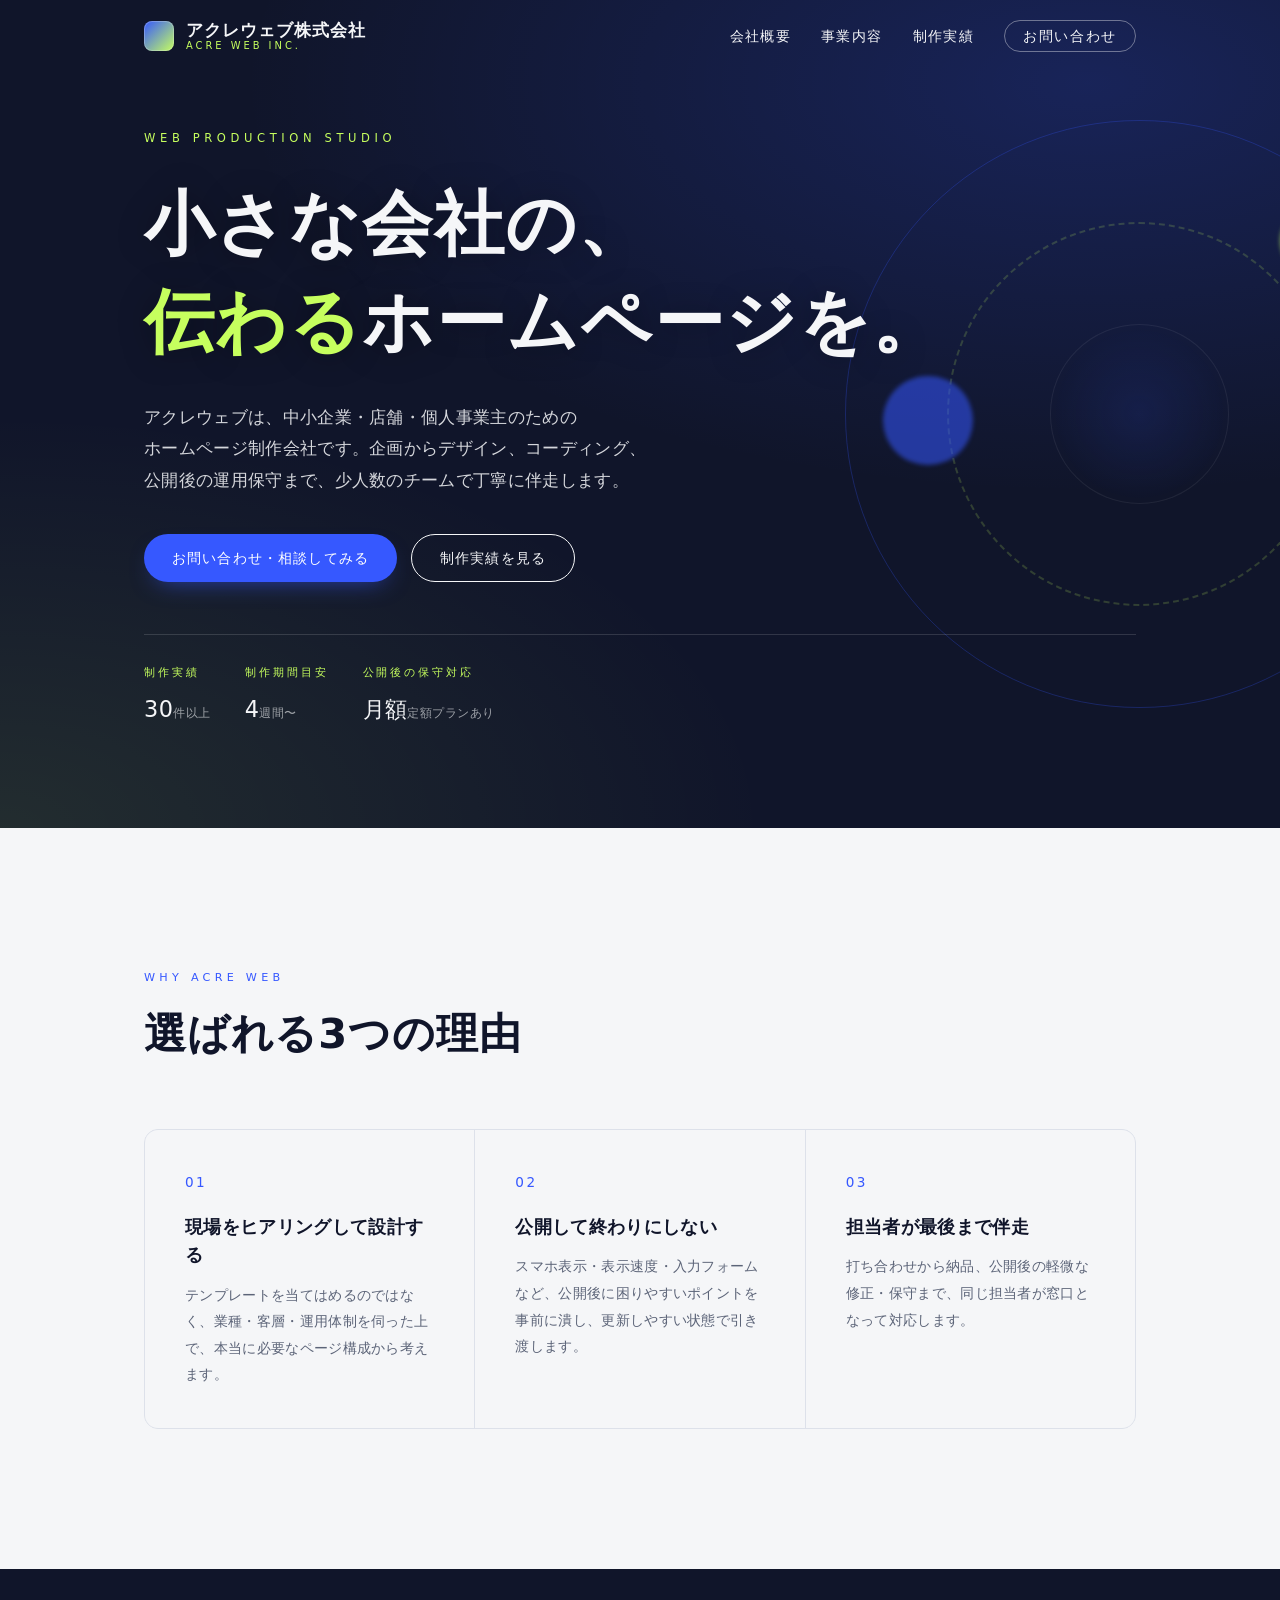
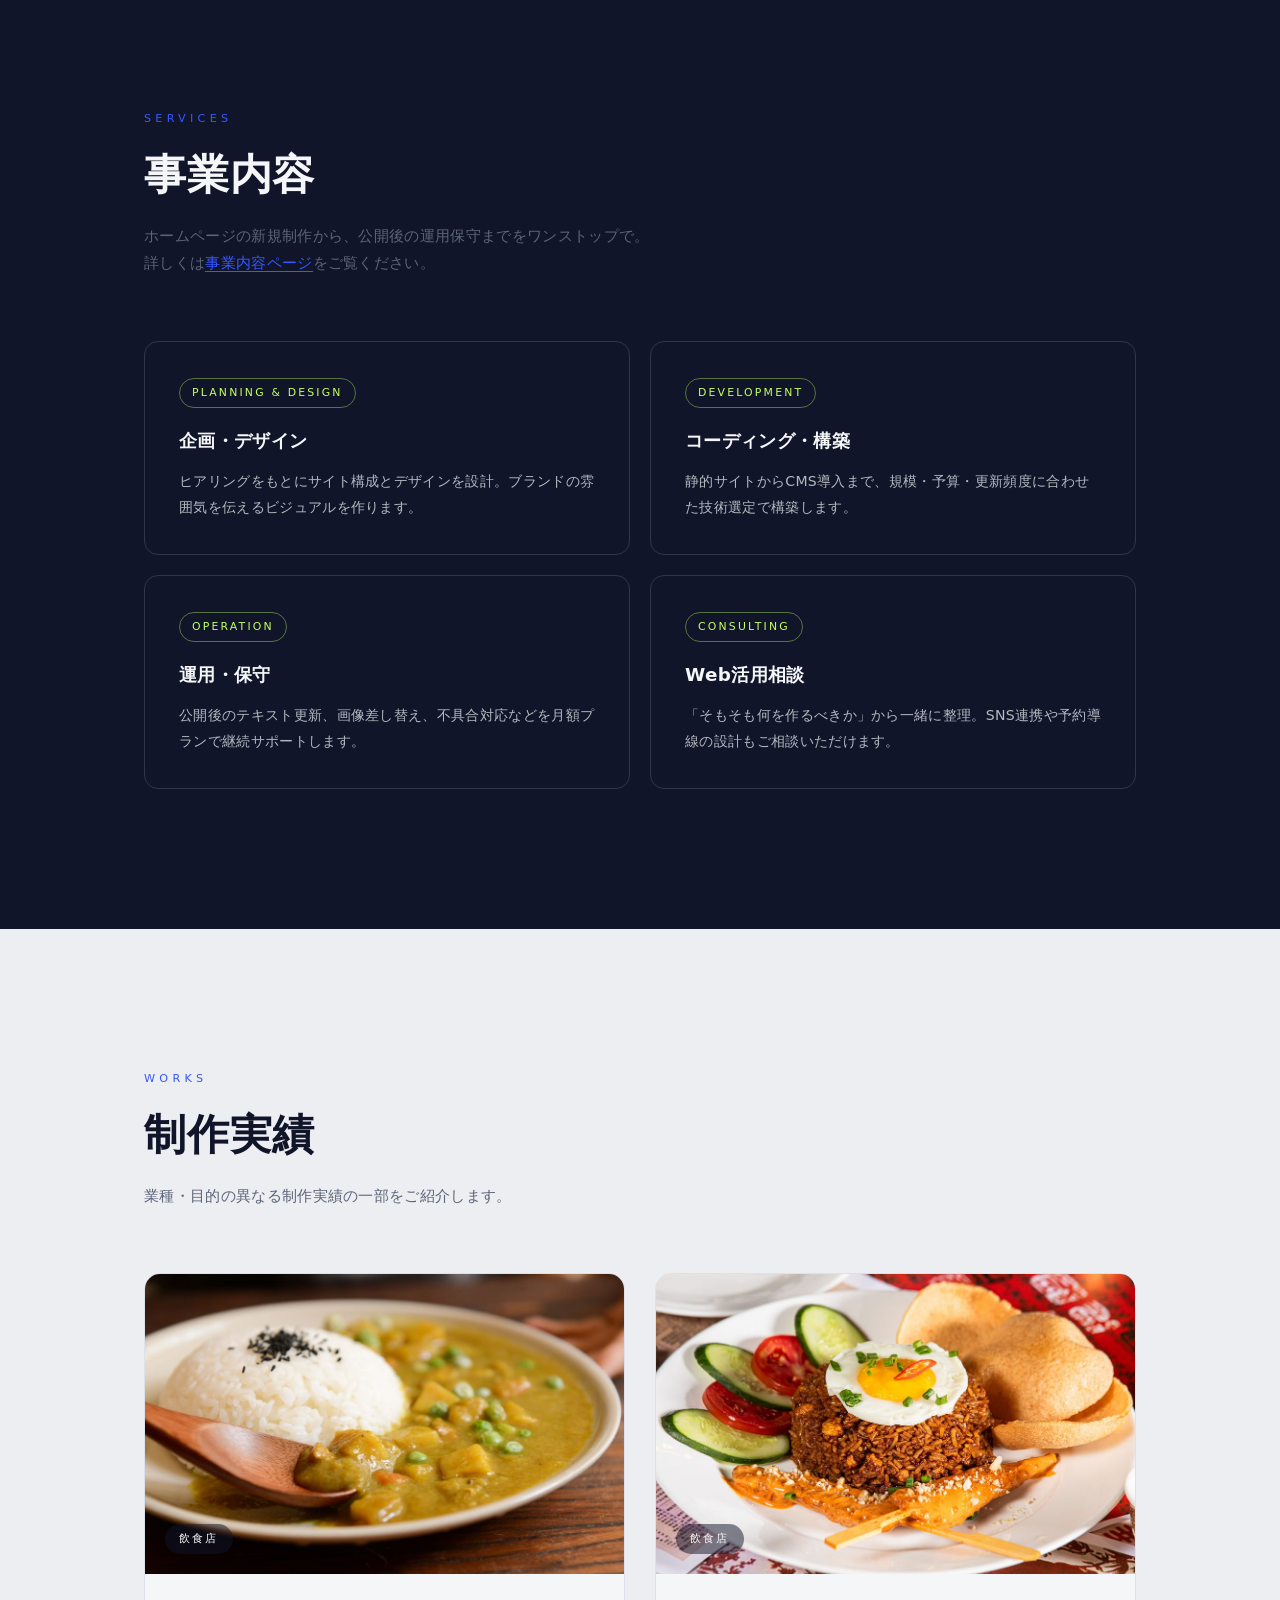
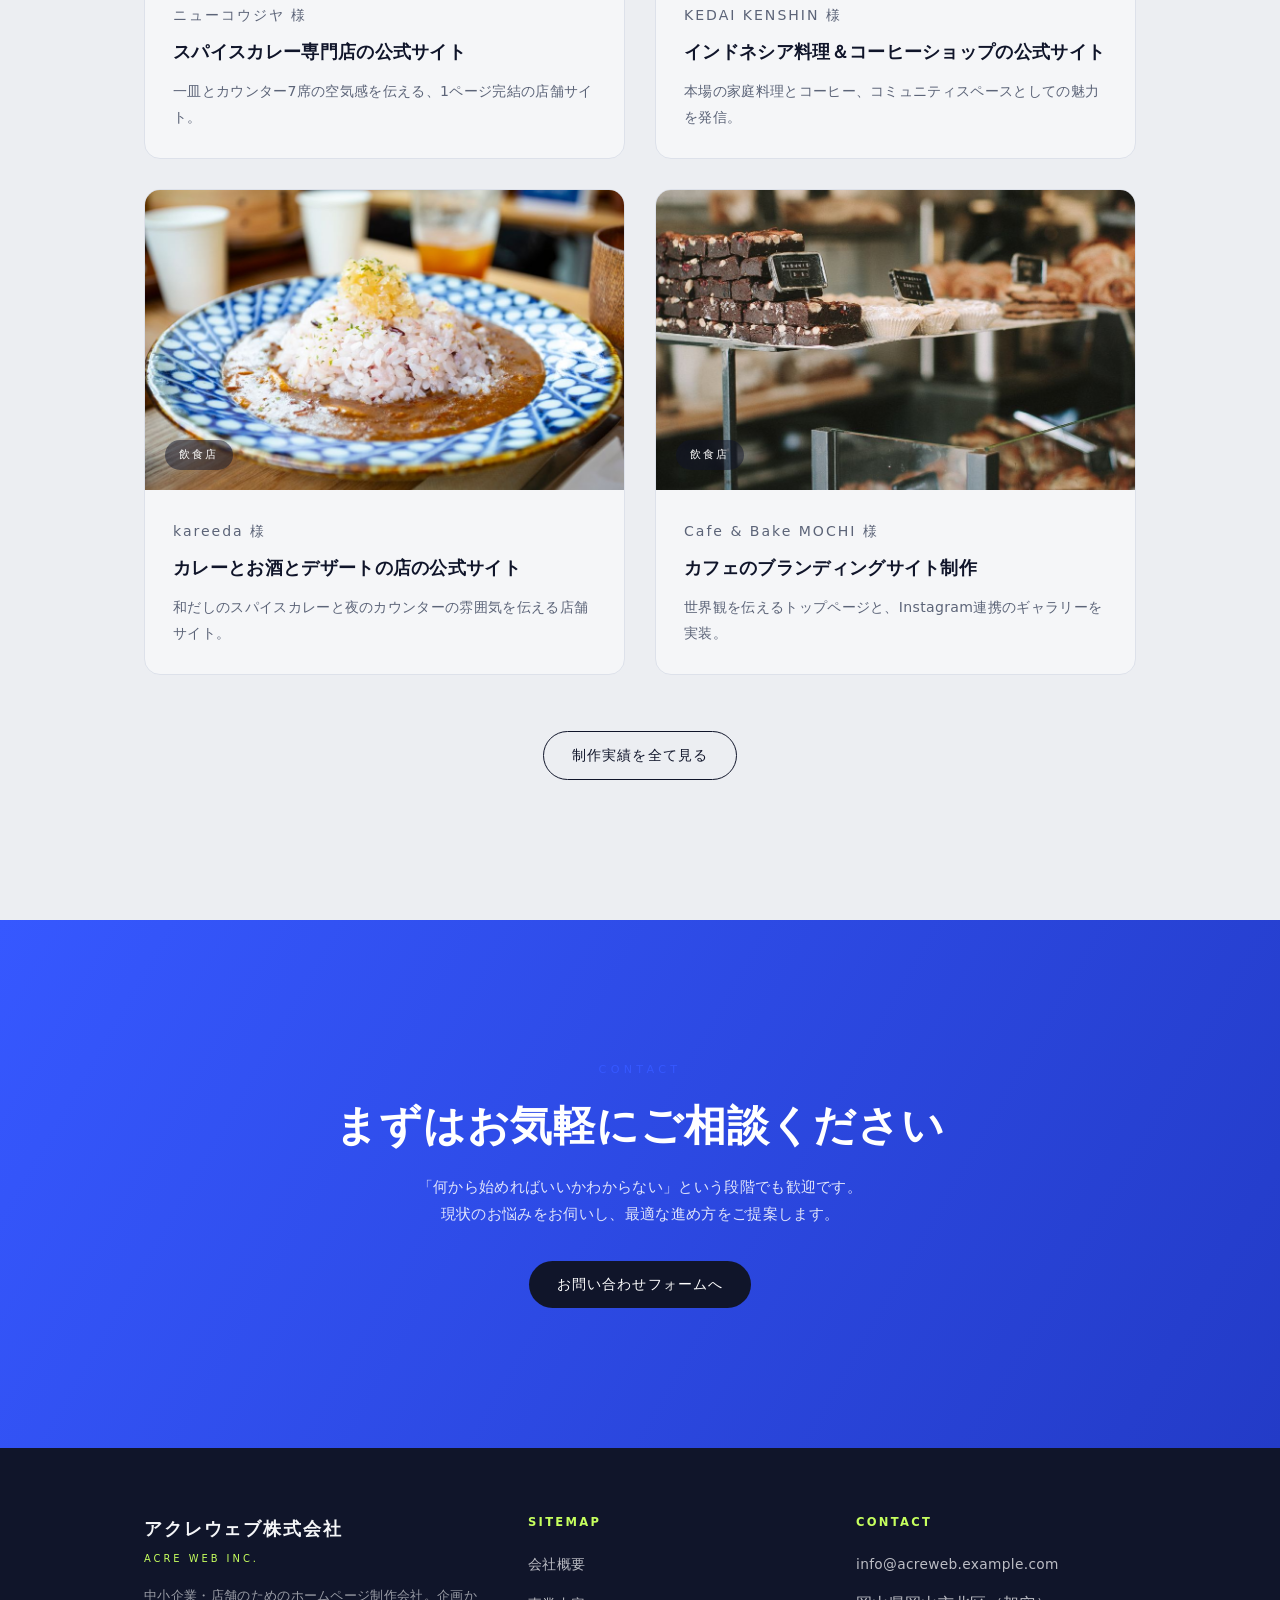
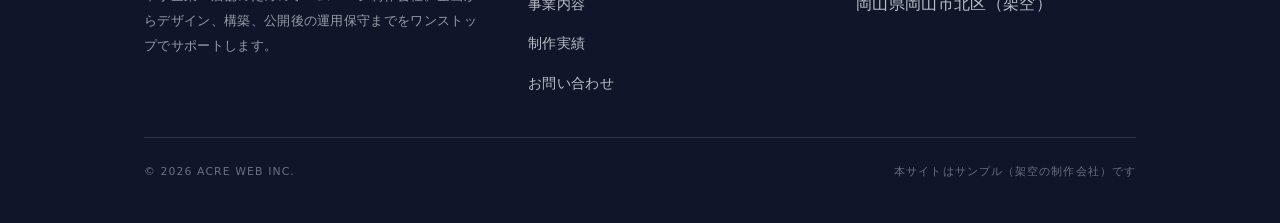
<file: index.html>
<!DOCTYPE html>
<html lang="ja">
<head>
<meta charset="UTF-8">
<meta name="viewport" content="width=device-width, initial-scale=1.0">
<title>アクレウェブ株式会社 | 中小企業・店舗のためのホームページ制作</title>
<meta name="description" content="アクレウェブ株式会社は、中小企業・店舗のホームページ制作を専門とする制作会社です。企画・デザイン・コーディングから公開後の運用保守まで一貫してサポートします。">
<link rel="stylesheet" href="assets/css/style.css">
</head>
<body>

<a class="skip-link" href="#main">本文へスキップ</a>

<header class="site-header" id="siteHeader">
  <div class="wrap header-inner">
    <a class="brand" href="index.html">
      <span class="brand-mark" aria-hidden="true"></span>
      <span class="brand-text">
        <span class="brand-ja">アクレウェブ株式会社</span>
        <span class="brand-en">ACRE WEB INC.</span>
      </span>
    </a>

    <button class="nav-toggle" id="navToggle" aria-expanded="false" aria-controls="siteNav" aria-label="メニューを開く">
      <span class="nav-toggle-bar"></span>
    </button>

    <nav class="site-nav" id="siteNav" aria-label="グローバルナビゲーション">
      <ul>
        <li><a href="about/index.html">会社概要</a></li>
        <li><a href="services/index.html">事業内容</a></li>
        <li><a href="works/index.html">制作実績</a></li>
        <li><a href="contact/index.html" class="nav-cta">お問い合わせ</a></li>
      </ul>
    </nav>
  </div>
</header>

<main id="main">

  <section class="hero">
    <div class="wrap hero-inner">
      <p class="hero-eyebrow">WEB PRODUCTION STUDIO</p>
      <h1 class="hero-title">小さな会社の、<br><em>伝わる</em>ホームページを。</h1>
      <p class="hero-lead">
        アクレウェブは、中小企業・店舗・個人事業主のための<br class="hero-break">
        ホームページ制作会社です。企画からデザイン、コーディング、<br class="hero-break">
        公開後の運用保守まで、少人数のチームで丁寧に伴走します。
      </p>
      <div class="hero-actions">
        <a class="btn btn-primary" href="contact/index.html">お問い合わせ・相談してみる</a>
        <a class="btn btn-ghost" href="works/index.html">制作実績を見る</a>
      </div>

      <dl class="hero-facts">
        <div>
          <dt>制作実績</dt>
          <dd>30<span>件以上</span></dd>
        </div>
        <div>
          <dt>制作期間目安</dt>
          <dd>4<span>週間〜</span></dd>
        </div>
        <div>
          <dt>公開後の保守対応</dt>
          <dd>月額<span>定額プランあり</span></dd>
        </div>
      </dl>
    </div>

    <div class="hero-orbit" aria-hidden="true">
      <span class="orbit-ring orbit-ring-1"></span>
      <span class="orbit-ring orbit-ring-2"></span>
      <span class="orbit-ring orbit-ring-3"></span>
      <span class="orbit-dot orbit-dot-a"></span>
      <span class="orbit-dot orbit-dot-b"></span>
    </div>
  </section>

  <section class="section section-strength">
    <div class="wrap">
      <div class="section-head">
        <p class="section-en">Why Acre Web</p>
        <h2 class="section-title">選ばれる3つの理由</h2>
      </div>

      <div class="strength-grid">
        <div class="strength-card">
          <span class="strength-no">01</span>
          <h3>現場をヒアリングして設計する</h3>
          <p>テンプレートを当てはめるのではなく、業種・客層・運用体制を伺った上で、本当に必要なページ構成から考えます。</p>
        </div>
        <div class="strength-card">
          <span class="strength-no">02</span>
          <h3>公開して終わりにしない</h3>
          <p>スマホ表示・表示速度・入力フォームなど、公開後に困りやすいポイントを事前に潰し、更新しやすい状態で引き渡します。</p>
        </div>
        <div class="strength-card">
          <span class="strength-no">03</span>
          <h3>担当者が最後まで伴走</h3>
          <p>打ち合わせから納品、公開後の軽微な修正・保守まで、同じ担当者が窓口となって対応します。</p>
        </div>
      </div>
    </div>
  </section>

  <section class="section section-services">
    <div class="wrap">
      <div class="section-head">
        <p class="section-en">Services</p>
        <h2 class="section-title">事業内容</h2>
        <p class="section-sub">ホームページの新規制作から、公開後の運用保守までをワンストップで。<br>詳しくは<a href="services/index.html">事業内容ページ</a>をご覧ください。</p>
      </div>

      <div class="service-list">
        <div class="service-card">
          <span class="service-tag">PLANNING &amp; DESIGN</span>
          <h3>企画・デザイン</h3>
          <p>ヒアリングをもとにサイト構成とデザインを設計。ブランドの雰囲気を伝えるビジュアルを作ります。</p>
        </div>
        <div class="service-card">
          <span class="service-tag">DEVELOPMENT</span>
          <h3>コーディング・構築</h3>
          <p>静的サイトからCMS導入まで、規模・予算・更新頻度に合わせた技術選定で構築します。</p>
        </div>
        <div class="service-card">
          <span class="service-tag">OPERATION</span>
          <h3>運用・保守</h3>
          <p>公開後のテキスト更新、画像差し替え、不具合対応などを月額プランで継続サポートします。</p>
        </div>
        <div class="service-card">
          <span class="service-tag">CONSULTING</span>
          <h3>Web活用相談</h3>
          <p>「そもそも何を作るべきか」から一緒に整理。SNS連携や予約導線の設計もご相談いただけます。</p>
        </div>
      </div>
    </div>
  </section>

  <section class="section section-works">
    <div class="wrap">
      <div class="section-head">
        <p class="section-en">Works</p>
        <h2 class="section-title">制作実績</h2>
        <p class="section-sub">業種・目的の異なる制作実績の一部をご紹介します。</p>
      </div>

      <div class="works-grid">
        <a class="work-card" href="new-kojiya/index.html">
          <div class="work-thumb work-thumb-kojiya"><span class="work-thumb-cat">飲食店</span></div>
          <div class="work-body">
            <p class="work-client">ニューコウジヤ 様</p>
            <h3>スパイスカレー専門店の公式サイト</h3>
            <p>一皿とカウンター7席の空気感を伝える、1ページ完結の店舗サイト。</p>
          </div>
        </a>
        <a class="work-card" href="kedai-kenshin/index.html">
          <div class="work-thumb work-thumb-kenshin"><span class="work-thumb-cat">飲食店</span></div>
          <div class="work-body">
            <p class="work-client">KEDAI KENSHIN 様</p>
            <h3>インドネシア料理＆コーヒーショップの公式サイト</h3>
            <p>本場の家庭料理とコーヒー、コミュニティスペースとしての魅力を発信。</p>
          </div>
        </a>
        <a class="work-card" href="kareeda/index.html">
          <div class="work-thumb work-thumb-kareeda"><span class="work-thumb-cat">飲食店</span></div>
          <div class="work-body">
            <p class="work-client">kareeda 様</p>
            <h3>カレーとお酒とデザートの店の公式サイト</h3>
            <p>和だしのスパイスカレーと夜のカウンターの雰囲気を伝える店舗サイト。</p>
          </div>
        </a>
        <a class="work-card" href="works/work-01/index.html">
          <div class="work-thumb work-thumb-01"><span class="work-thumb-cat">飲食店</span></div>
          <div class="work-body">
            <p class="work-client">Cafe &amp; Bake MOCHI 様</p>
            <h3>カフェのブランディングサイト制作</h3>
            <p>世界観を伝えるトップページと、Instagram連携のギャラリーを実装。</p>
          </div>
        </a>
      </div>

      <div class="works-more">
        <a class="btn btn-ghost" href="works/index.html">制作実績を全て見る</a>
      </div>
    </div>
  </section>

  <section class="section section-cta">
    <div class="wrap">
      <p class="section-en">Contact</p>
      <h2 class="section-title">まずはお気軽にご相談ください</h2>
      <p class="section-sub">「何から始めればいいかわからない」という段階でも歓迎です。<br>現状のお悩みをお伺いし、最適な進め方をご提案します。</p>
      <div class="hero-actions">
        <a class="btn btn-primary" href="contact/index.html">お問い合わせフォームへ</a>
      </div>
    </div>
  </section>

</main>

<footer class="site-footer">
  <div class="wrap">
    <div class="footer-grid">
      <div class="footer-brand">
        <span class="brand-ja">アクレウェブ株式会社</span>
        <span class="brand-en">ACRE WEB INC.</span>
        <p>中小企業・店舗のためのホームページ制作会社。企画からデザイン、構築、公開後の運用保守までをワンストップでサポートします。</p>
      </div>
      <div class="footer-col">
        <h4>SITEMAP</h4>
        <ul>
          <li><a href="about/index.html">会社概要</a></li>
          <li><a href="services/index.html">事業内容</a></li>
          <li><a href="works/index.html">制作実績</a></li>
          <li><a href="contact/index.html">お問い合わせ</a></li>
        </ul>
      </div>
      <div class="footer-col">
        <h4>CONTACT</h4>
        <ul>
          <li><a href="mailto:info@acreweb.example.com">info@acreweb.example.com</a></li>
          <li>岡山県岡山市北区（架空）</li>
        </ul>
      </div>
    </div>
    <div class="footer-bottom">
      <span>&copy; <span id="year">2026</span> ACRE WEB INC.</span>
      <span>本サイトはサンプル（架空の制作会社）です</span>
    </div>
  </div>
</footer>

<script src="assets/js/main.js"></script>
</body>
</html>
</file>
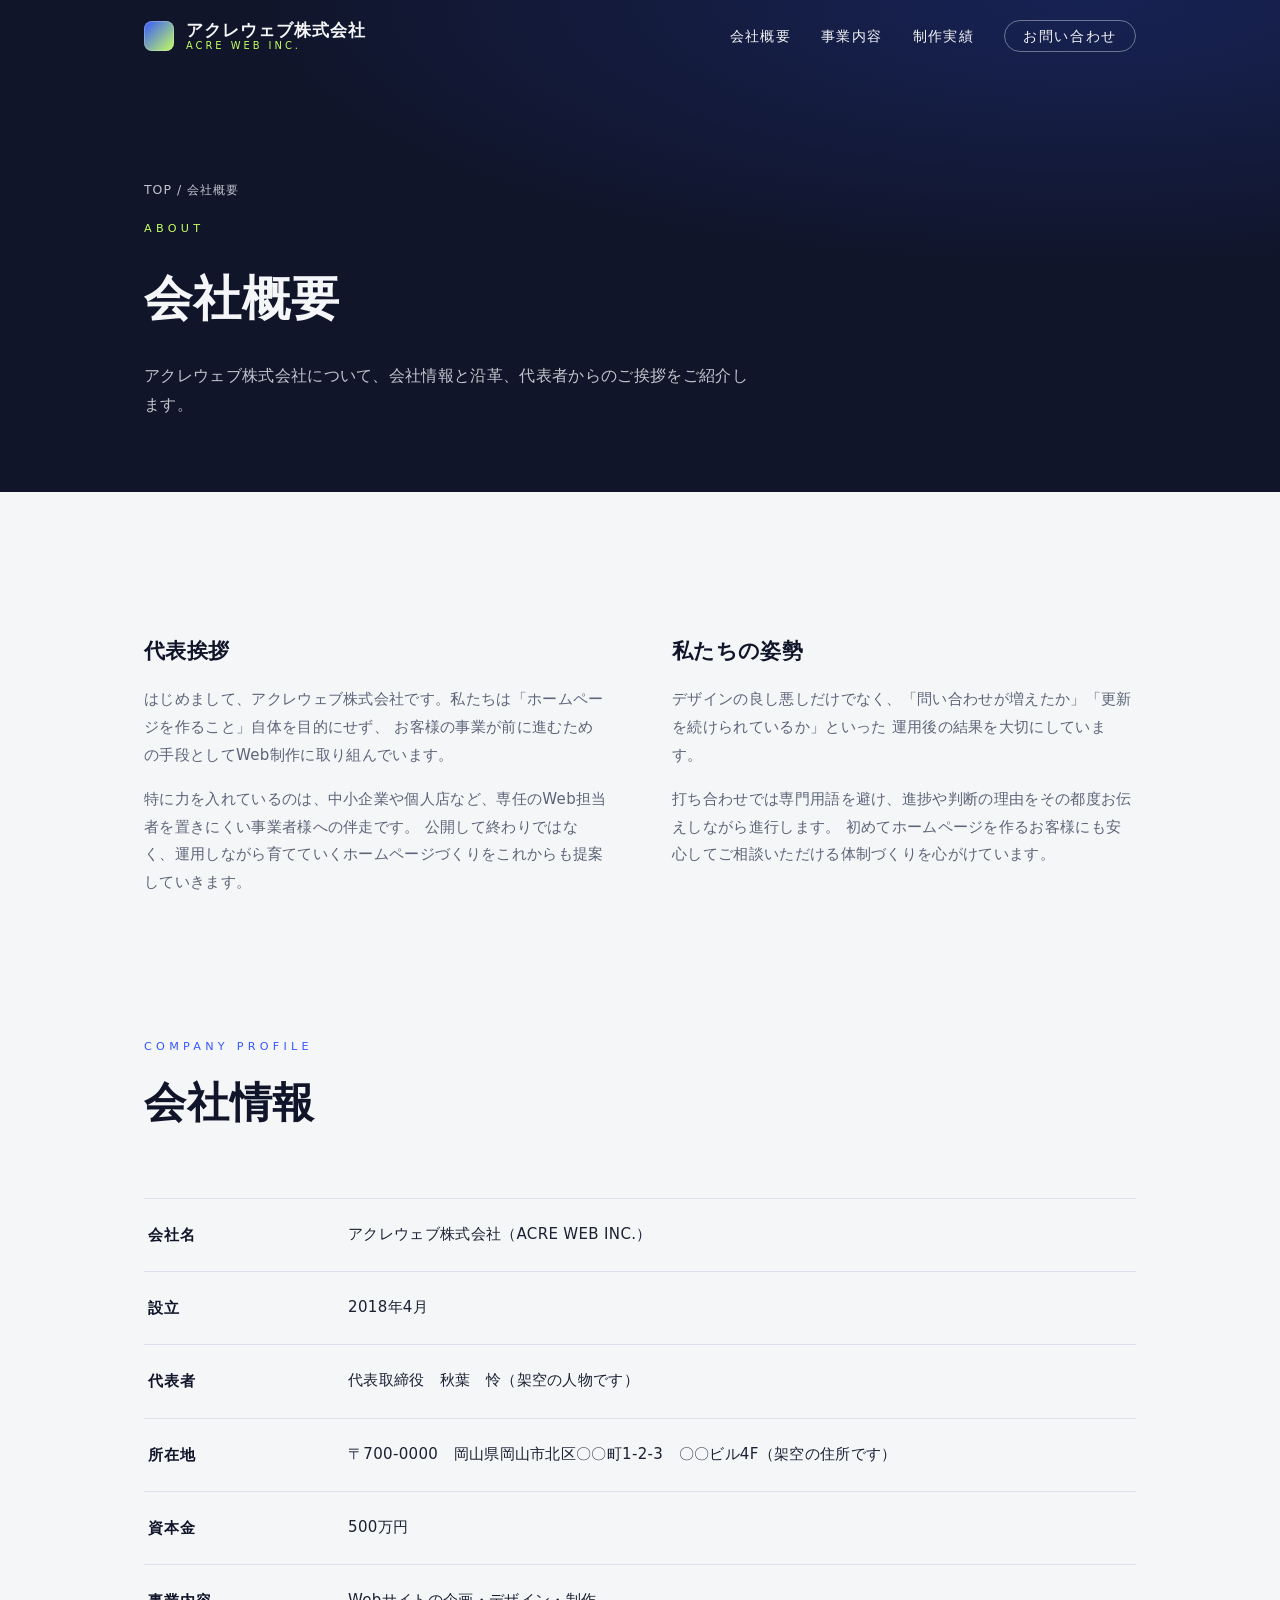
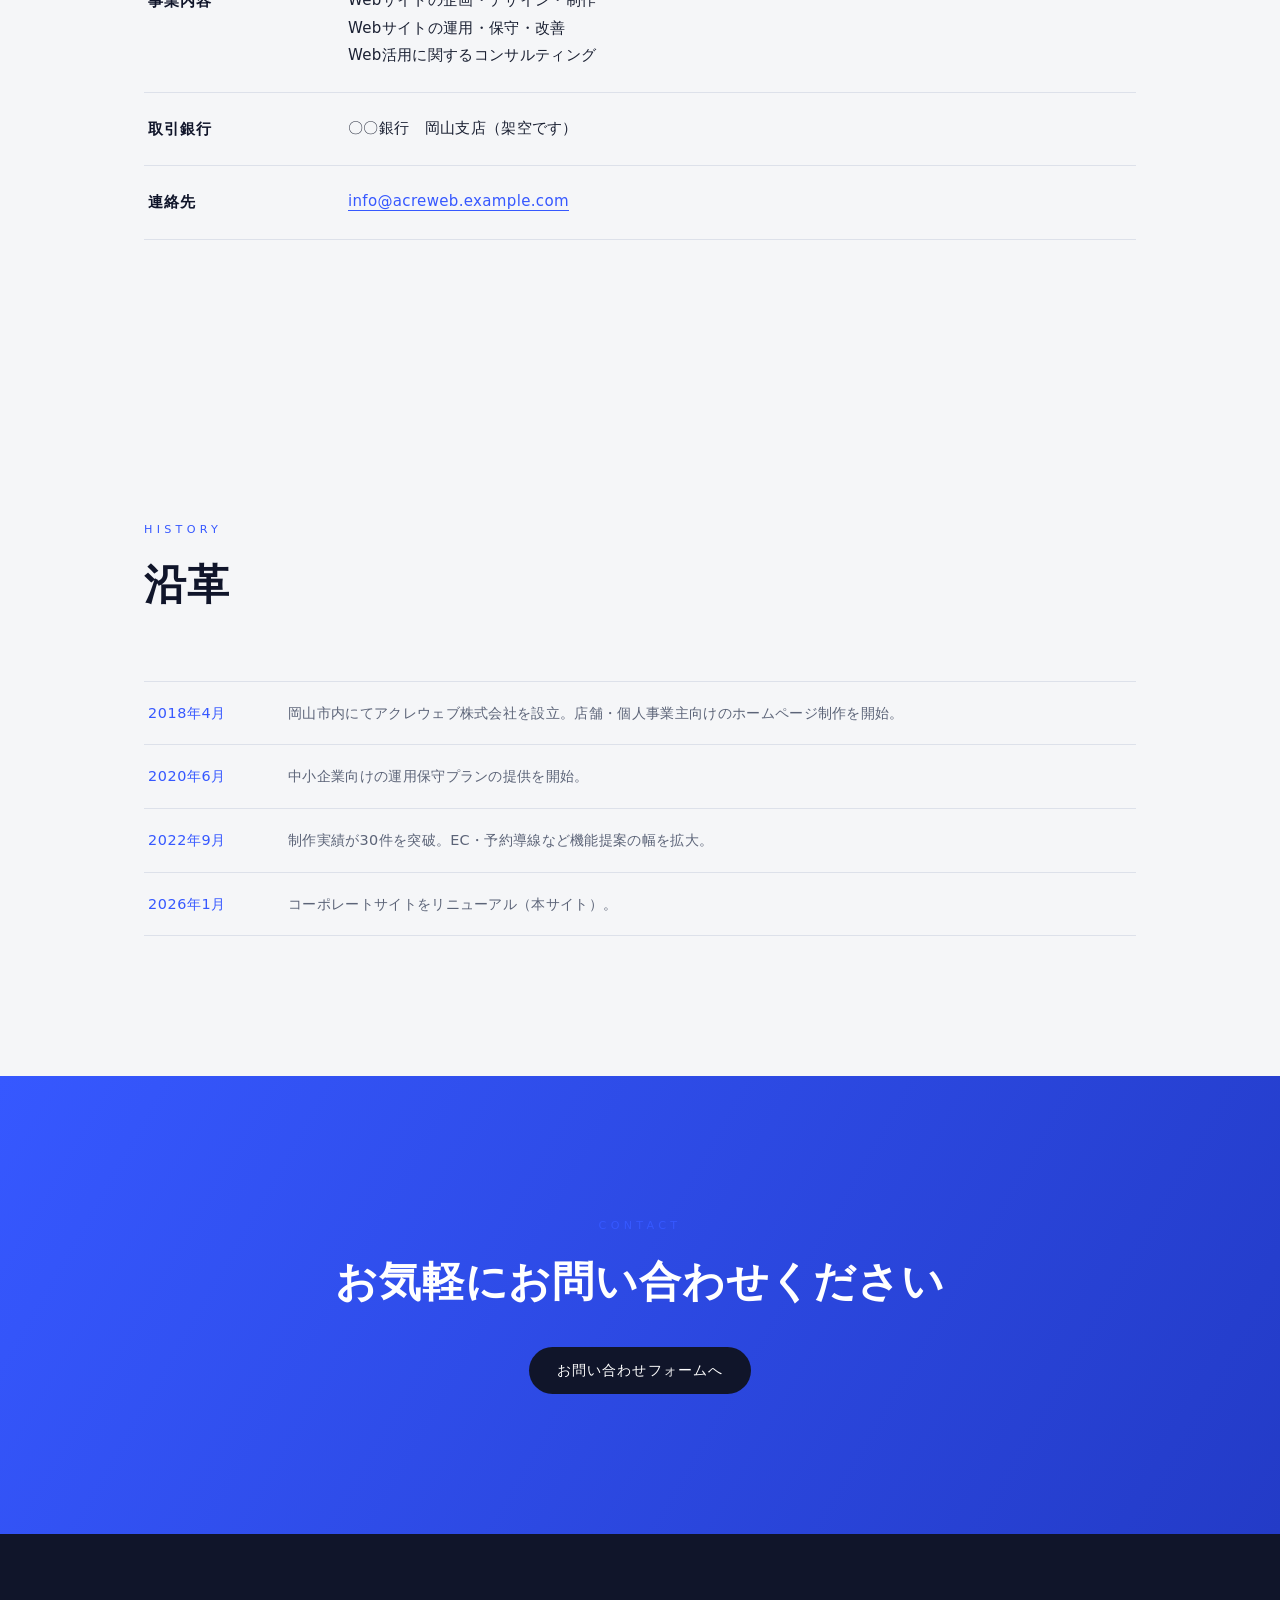
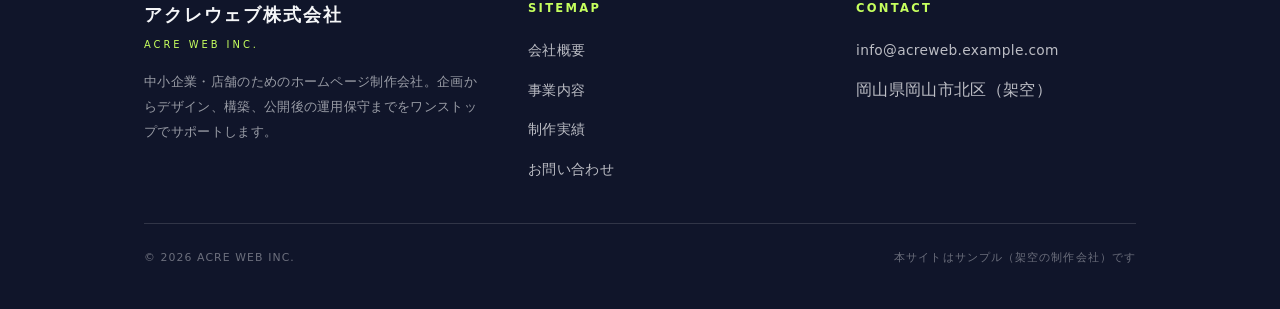
<file: about/index.html>
<!DOCTYPE html>
<html lang="ja">
<head>
<meta charset="UTF-8">
<meta name="viewport" content="width=device-width, initial-scale=1.0">
<title>会社概要 | アクレウェブ株式会社</title>
<meta name="description" content="アクレウェブ株式会社の会社概要・沿革・代表挨拶をご紹介します。">
<link rel="stylesheet" href="../assets/css/style.css">
</head>
<body>

<a class="skip-link" href="#main">本文へスキップ</a>

<header class="site-header" id="siteHeader">
  <div class="wrap header-inner">
    <a class="brand" href="../index.html">
      <span class="brand-mark" aria-hidden="true"></span>
      <span class="brand-text">
        <span class="brand-ja">アクレウェブ株式会社</span>
        <span class="brand-en">ACRE WEB INC.</span>
      </span>
    </a>

    <button class="nav-toggle" id="navToggle" aria-expanded="false" aria-controls="siteNav" aria-label="メニューを開く">
      <span class="nav-toggle-bar"></span>
    </button>

    <nav class="site-nav" id="siteNav" aria-label="グローバルナビゲーション">
      <ul>
        <li><a href="../about/index.html">会社概要</a></li>
        <li><a href="../services/index.html">事業内容</a></li>
        <li><a href="../works/index.html">制作実績</a></li>
        <li><a href="../contact/index.html" class="nav-cta">お問い合わせ</a></li>
      </ul>
    </nav>
  </div>
</header>

<main id="main">

  <div class="page-head">
    <div class="wrap">
      <p class="breadcrumb"><a href="../index.html">TOP</a> / 会社概要</p>
      <p class="section-en">About</p>
      <h1>会社概要</h1>
      <p>アクレウェブ株式会社について、会社情報と沿革、代表者からのご挨拶をご紹介します。</p>
    </div>
  </div>

  <section class="section">
    <div class="wrap about-grid">
      <div>
        <h2>代表挨拶</h2>
        <p>
          はじめまして、アクレウェブ株式会社です。私たちは「ホームページを作ること」自体を目的にせず、
          お客様の事業が前に進むための手段としてWeb制作に取り組んでいます。
        </p>
        <p style="margin-top:16px;">
          特に力を入れているのは、中小企業や個人店など、専任のWeb担当者を置きにくい事業者様への伴走です。
          公開して終わりではなく、運用しながら育てていくホームページづくりをこれからも提案していきます。
        </p>
      </div>
      <div>
        <h2>私たちの姿勢</h2>
        <p>
          デザインの良し悪しだけでなく、「問い合わせが増えたか」「更新を続けられているか」といった
          運用後の結果を大切にしています。
        </p>
        <p style="margin-top:16px;">
          打ち合わせでは専門用語を避け、進捗や判断の理由をその都度お伝えしながら進行します。
          初めてホームページを作るお客様にも安心してご相談いただける体制づくりを心がけています。
        </p>
      </div>
    </div>
  </section>

  <section class="section section-strength" style="padding-top:0;">
    <div class="wrap">
      <div class="section-head">
        <p class="section-en">Company Profile</p>
        <h2 class="section-title">会社情報</h2>
      </div>

      <div class="company-table">
        <dl>
          <div class="info-row">
            <dt>会社名</dt>
            <dd>アクレウェブ株式会社（ACRE WEB INC.）</dd>
          </div>
          <div class="info-row">
            <dt>設立</dt>
            <dd>2018年4月</dd>
          </div>
          <div class="info-row">
            <dt>代表者</dt>
            <dd>代表取締役　秋葉　怜（架空の人物です）</dd>
          </div>
          <div class="info-row">
            <dt>所在地</dt>
            <dd>〒700-0000　岡山県岡山市北区〇〇町1-2-3　〇〇ビル4F（架空の住所です）</dd>
          </div>
          <div class="info-row">
            <dt>資本金</dt>
            <dd>500万円</dd>
          </div>
          <div class="info-row">
            <dt>事業内容</dt>
            <dd>
              Webサイトの企画・デザイン・制作<br>
              Webサイトの運用・保守・改善<br>
              Web活用に関するコンサルティング
            </dd>
          </div>
          <div class="info-row">
            <dt>取引銀行</dt>
            <dd>〇〇銀行　岡山支店（架空です）</dd>
          </div>
          <div class="info-row">
            <dt>連絡先</dt>
            <dd><a href="mailto:info@acreweb.example.com">info@acreweb.example.com</a></dd>
          </div>
        </dl>
      </div>
    </div>
  </section>

  <section class="section">
    <div class="wrap">
      <div class="section-head">
        <p class="section-en">History</p>
        <h2 class="section-title">沿革</h2>
      </div>

      <div class="history-list">
        <div class="history-row">
          <dt>2018年4月</dt>
          <dd>岡山市内にてアクレウェブ株式会社を設立。店舗・個人事業主向けのホームページ制作を開始。</dd>
        </div>
        <div class="history-row">
          <dt>2020年6月</dt>
          <dd>中小企業向けの運用保守プランの提供を開始。</dd>
        </div>
        <div class="history-row">
          <dt>2022年9月</dt>
          <dd>制作実績が30件を突破。EC・予約導線など機能提案の幅を拡大。</dd>
        </div>
        <div class="history-row">
          <dt>2026年1月</dt>
          <dd>コーポレートサイトをリニューアル（本サイト）。</dd>
        </div>
      </div>
    </div>
  </section>

  <section class="section section-cta">
    <div class="wrap">
      <p class="section-en">Contact</p>
      <h2 class="section-title">お気軽にお問い合わせください</h2>
      <div class="hero-actions">
        <a class="btn btn-primary" href="../contact/index.html">お問い合わせフォームへ</a>
      </div>
    </div>
  </section>

</main>

<footer class="site-footer">
  <div class="wrap">
    <div class="footer-grid">
      <div class="footer-brand">
        <span class="brand-ja">アクレウェブ株式会社</span>
        <span class="brand-en">ACRE WEB INC.</span>
        <p>中小企業・店舗のためのホームページ制作会社。企画からデザイン、構築、公開後の運用保守までをワンストップでサポートします。</p>
      </div>
      <div class="footer-col">
        <h4>SITEMAP</h4>
        <ul>
          <li><a href="../about/index.html">会社概要</a></li>
          <li><a href="../services/index.html">事業内容</a></li>
          <li><a href="../works/index.html">制作実績</a></li>
          <li><a href="../contact/index.html">お問い合わせ</a></li>
        </ul>
      </div>
      <div class="footer-col">
        <h4>CONTACT</h4>
        <ul>
          <li><a href="mailto:info@acreweb.example.com">info@acreweb.example.com</a></li>
          <li>岡山県岡山市北区（架空）</li>
        </ul>
      </div>
    </div>
    <div class="footer-bottom">
      <span>&copy; <span id="year">2026</span> ACRE WEB INC.</span>
      <span>本サイトはサンプル（架空の制作会社）です</span>
    </div>
  </div>
</footer>

<script src="../assets/js/main.js"></script>
</body>
</html>
</file>
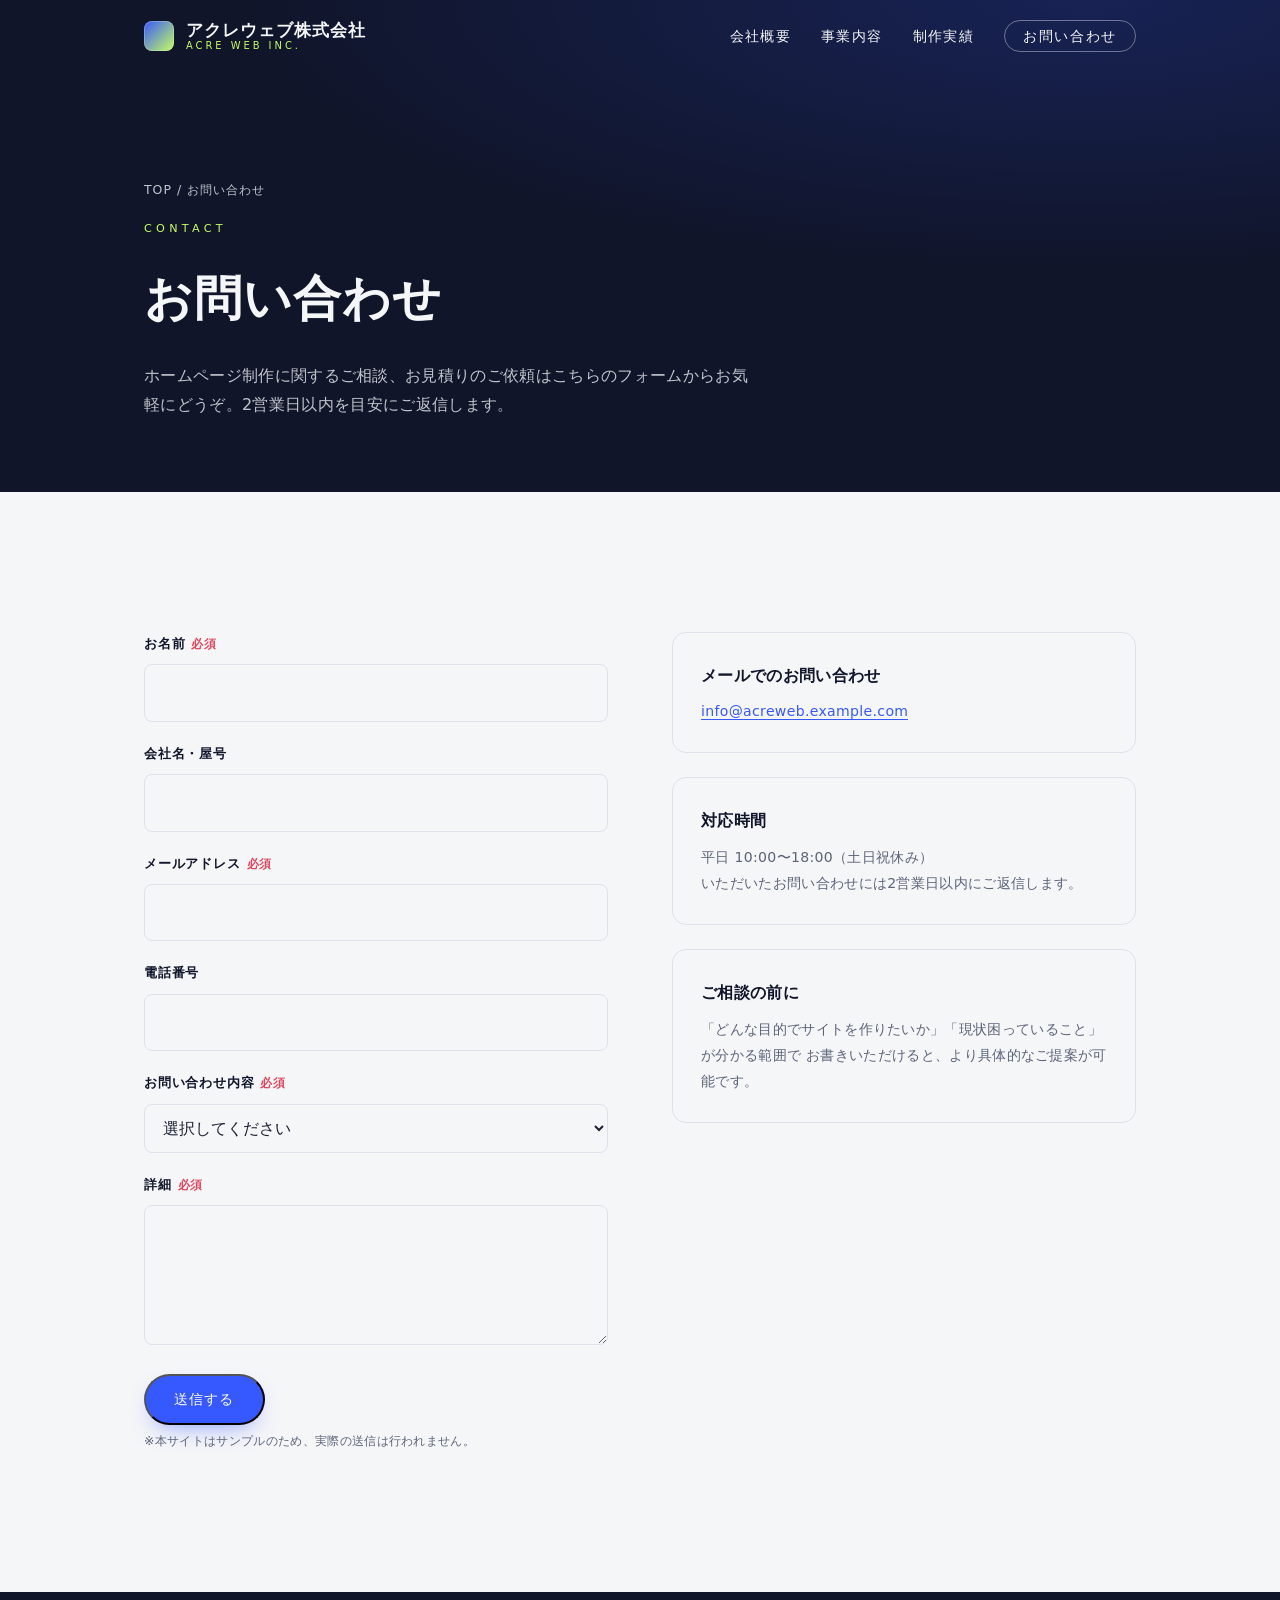
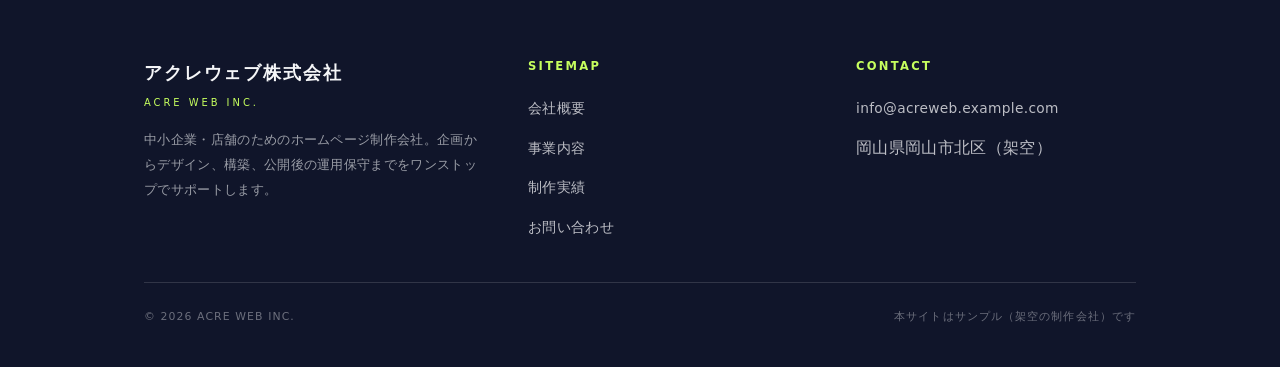
<file: contact/index.html>
<!DOCTYPE html>
<html lang="ja">
<head>
<meta charset="UTF-8">
<meta name="viewport" content="width=device-width, initial-scale=1.0">
<title>お問い合わせ | アクレウェブ株式会社</title>
<meta name="description" content="アクレウェブ株式会社へのお問い合わせはこちらから。ホームページ制作に関するご相談を承っています。">
<link rel="stylesheet" href="../assets/css/style.css">
</head>
<body>

<a class="skip-link" href="#main">本文へスキップ</a>

<header class="site-header" id="siteHeader">
  <div class="wrap header-inner">
    <a class="brand" href="../index.html">
      <span class="brand-mark" aria-hidden="true"></span>
      <span class="brand-text">
        <span class="brand-ja">アクレウェブ株式会社</span>
        <span class="brand-en">ACRE WEB INC.</span>
      </span>
    </a>

    <button class="nav-toggle" id="navToggle" aria-expanded="false" aria-controls="siteNav" aria-label="メニューを開く">
      <span class="nav-toggle-bar"></span>
    </button>

    <nav class="site-nav" id="siteNav" aria-label="グローバルナビゲーション">
      <ul>
        <li><a href="../about/index.html">会社概要</a></li>
        <li><a href="../services/index.html">事業内容</a></li>
        <li><a href="../works/index.html">制作実績</a></li>
        <li><a href="../contact/index.html" class="nav-cta">お問い合わせ</a></li>
      </ul>
    </nav>
  </div>
</header>

<main id="main">

  <div class="page-head">
    <div class="wrap">
      <p class="breadcrumb"><a href="../index.html">TOP</a> / お問い合わせ</p>
      <p class="section-en">Contact</p>
      <h1>お問い合わせ</h1>
      <p>ホームページ制作に関するご相談、お見積りのご依頼はこちらのフォームからお気軽にどうぞ。2営業日以内を目安にご返信します。</p>
    </div>
  </div>

  <section class="section">
    <div class="wrap contact-grid">

      <form class="contact-form" id="contactForm" novalidate>
        <div class="form-row">
          <label for="name">お名前<span class="form-required">必須</span></label>
          <input type="text" id="name" name="name" autocomplete="name" required>
        </div>

        <div class="form-row">
          <label for="company">会社名・屋号</label>
          <input type="text" id="company" name="company" autocomplete="organization">
        </div>

        <div class="form-row">
          <label for="email">メールアドレス<span class="form-required">必須</span></label>
          <input type="email" id="email" name="email" autocomplete="email" required>
        </div>

        <div class="form-row">
          <label for="tel">電話番号</label>
          <input type="tel" id="tel" name="tel" autocomplete="tel">
        </div>

        <div class="form-row">
          <label for="subject">お問い合わせ内容<span class="form-required">必須</span></label>
          <select id="subject" name="subject" required>
            <option value="">選択してください</option>
            <option value="new">新規ホームページ制作について</option>
            <option value="renewal">既存サイトのリニューアルについて</option>
            <option value="operation">運用・保守プランについて</option>
            <option value="other">その他</option>
          </select>
        </div>

        <div class="form-row">
          <label for="message">詳細<span class="form-required">必須</span></label>
          <textarea id="message" name="message" required></textarea>
        </div>

        <div class="form-row">
          <button type="submit" class="btn btn-primary">送信する</button>
          <p class="contact-note" id="formNote">※本サイトはサンプルのため、実際の送信は行われません。</p>
        </div>
      </form>

      <div class="contact-channels">
        <div class="channel-card">
          <h3>メールでのお問い合わせ</h3>
          <p><a href="mailto:info@acreweb.example.com">info@acreweb.example.com</a></p>
        </div>
        <div class="channel-card">
          <h3>対応時間</h3>
          <p>平日 10:00〜18:00（土日祝休み）<br>いただいたお問い合わせには2営業日以内にご返信します。</p>
        </div>
        <div class="channel-card">
          <h3>ご相談の前に</h3>
          <p>
            「どんな目的でサイトを作りたいか」「現状困っていること」が分かる範囲で
            お書きいただけると、より具体的なご提案が可能です。
          </p>
        </div>
      </div>

    </div>
  </section>

</main>

<footer class="site-footer">
  <div class="wrap">
    <div class="footer-grid">
      <div class="footer-brand">
        <span class="brand-ja">アクレウェブ株式会社</span>
        <span class="brand-en">ACRE WEB INC.</span>
        <p>中小企業・店舗のためのホームページ制作会社。企画からデザイン、構築、公開後の運用保守までをワンストップでサポートします。</p>
      </div>
      <div class="footer-col">
        <h4>SITEMAP</h4>
        <ul>
          <li><a href="../about/index.html">会社概要</a></li>
          <li><a href="../services/index.html">事業内容</a></li>
          <li><a href="../works/index.html">制作実績</a></li>
          <li><a href="../contact/index.html">お問い合わせ</a></li>
        </ul>
      </div>
      <div class="footer-col">
        <h4>CONTACT</h4>
        <ul>
          <li><a href="mailto:info@acreweb.example.com">info@acreweb.example.com</a></li>
          <li>岡山県岡山市北区（架空）</li>
        </ul>
      </div>
    </div>
    <div class="footer-bottom">
      <span>&copy; <span id="year">2026</span> ACRE WEB INC.</span>
      <span>本サイトはサンプル（架空の制作会社）です</span>
    </div>
  </div>
</footer>

<script src="../assets/js/main.js"></script>
</body>
</html>
</file>
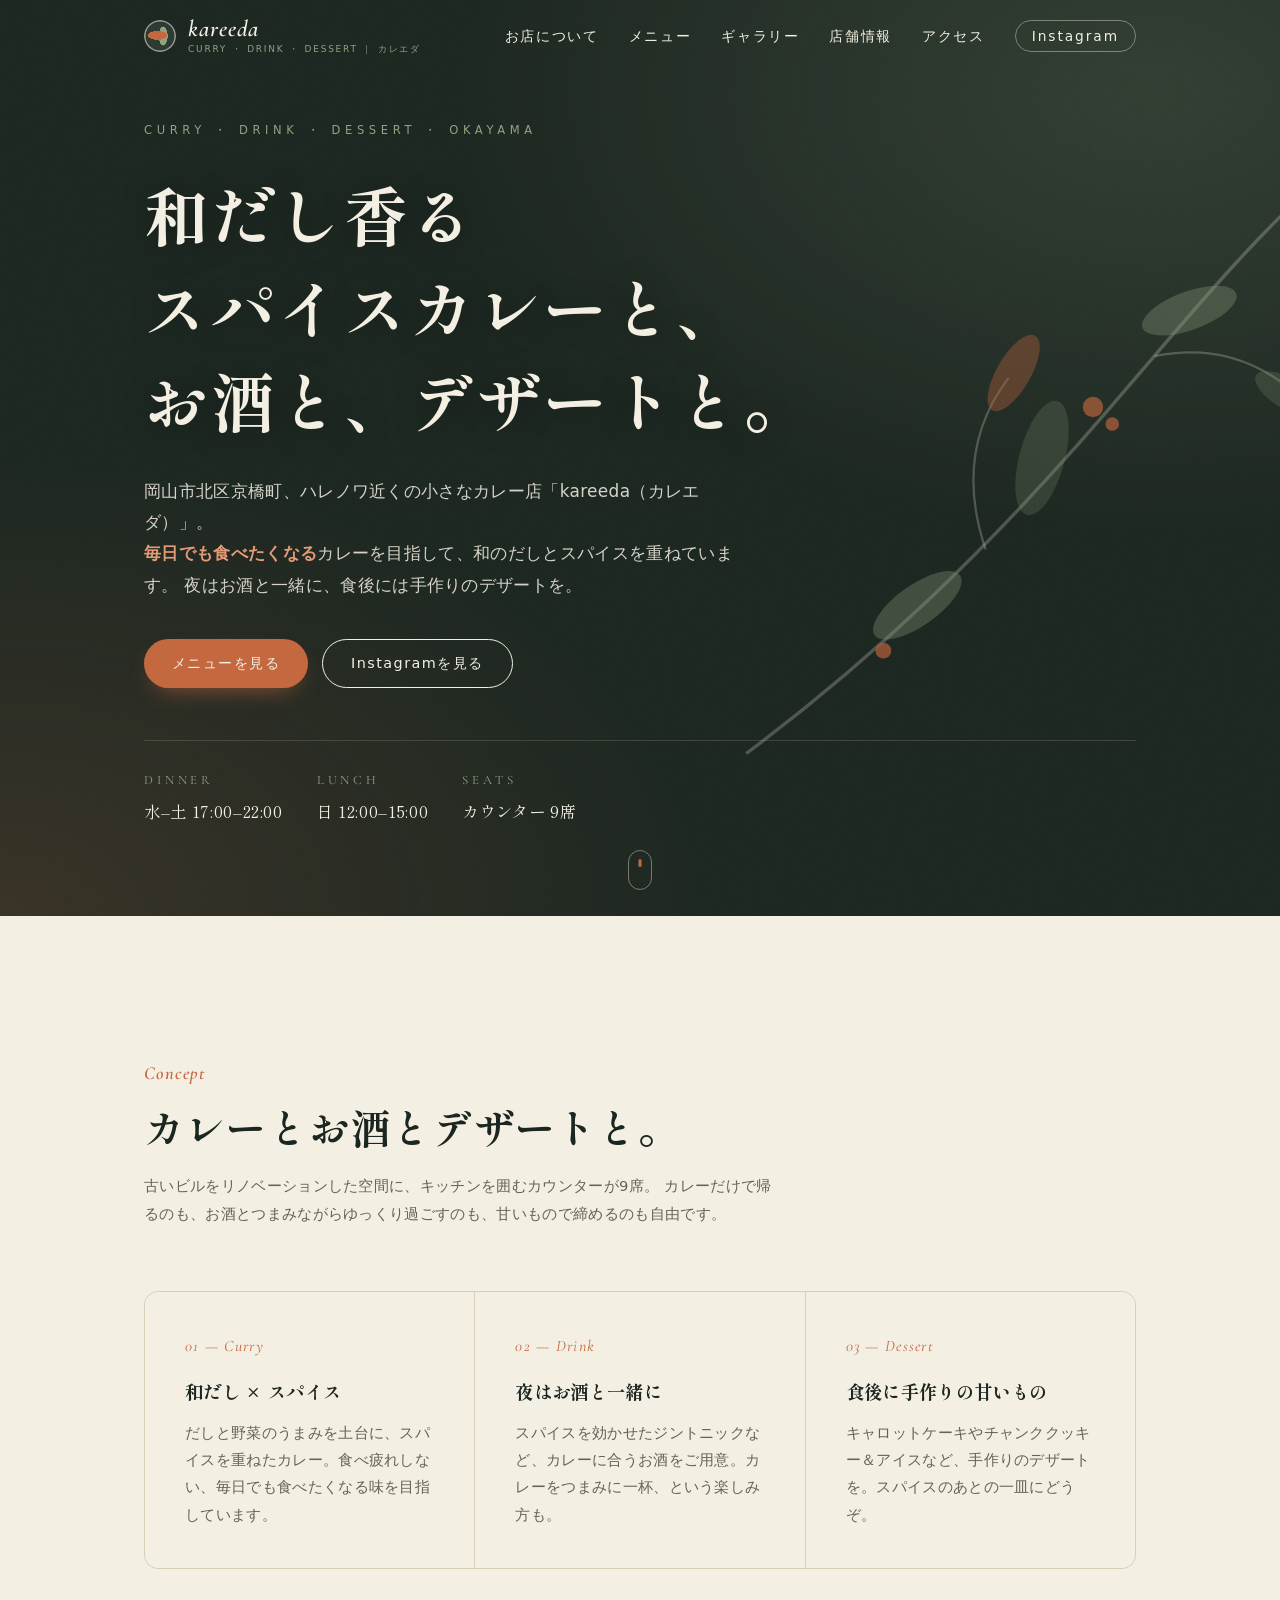
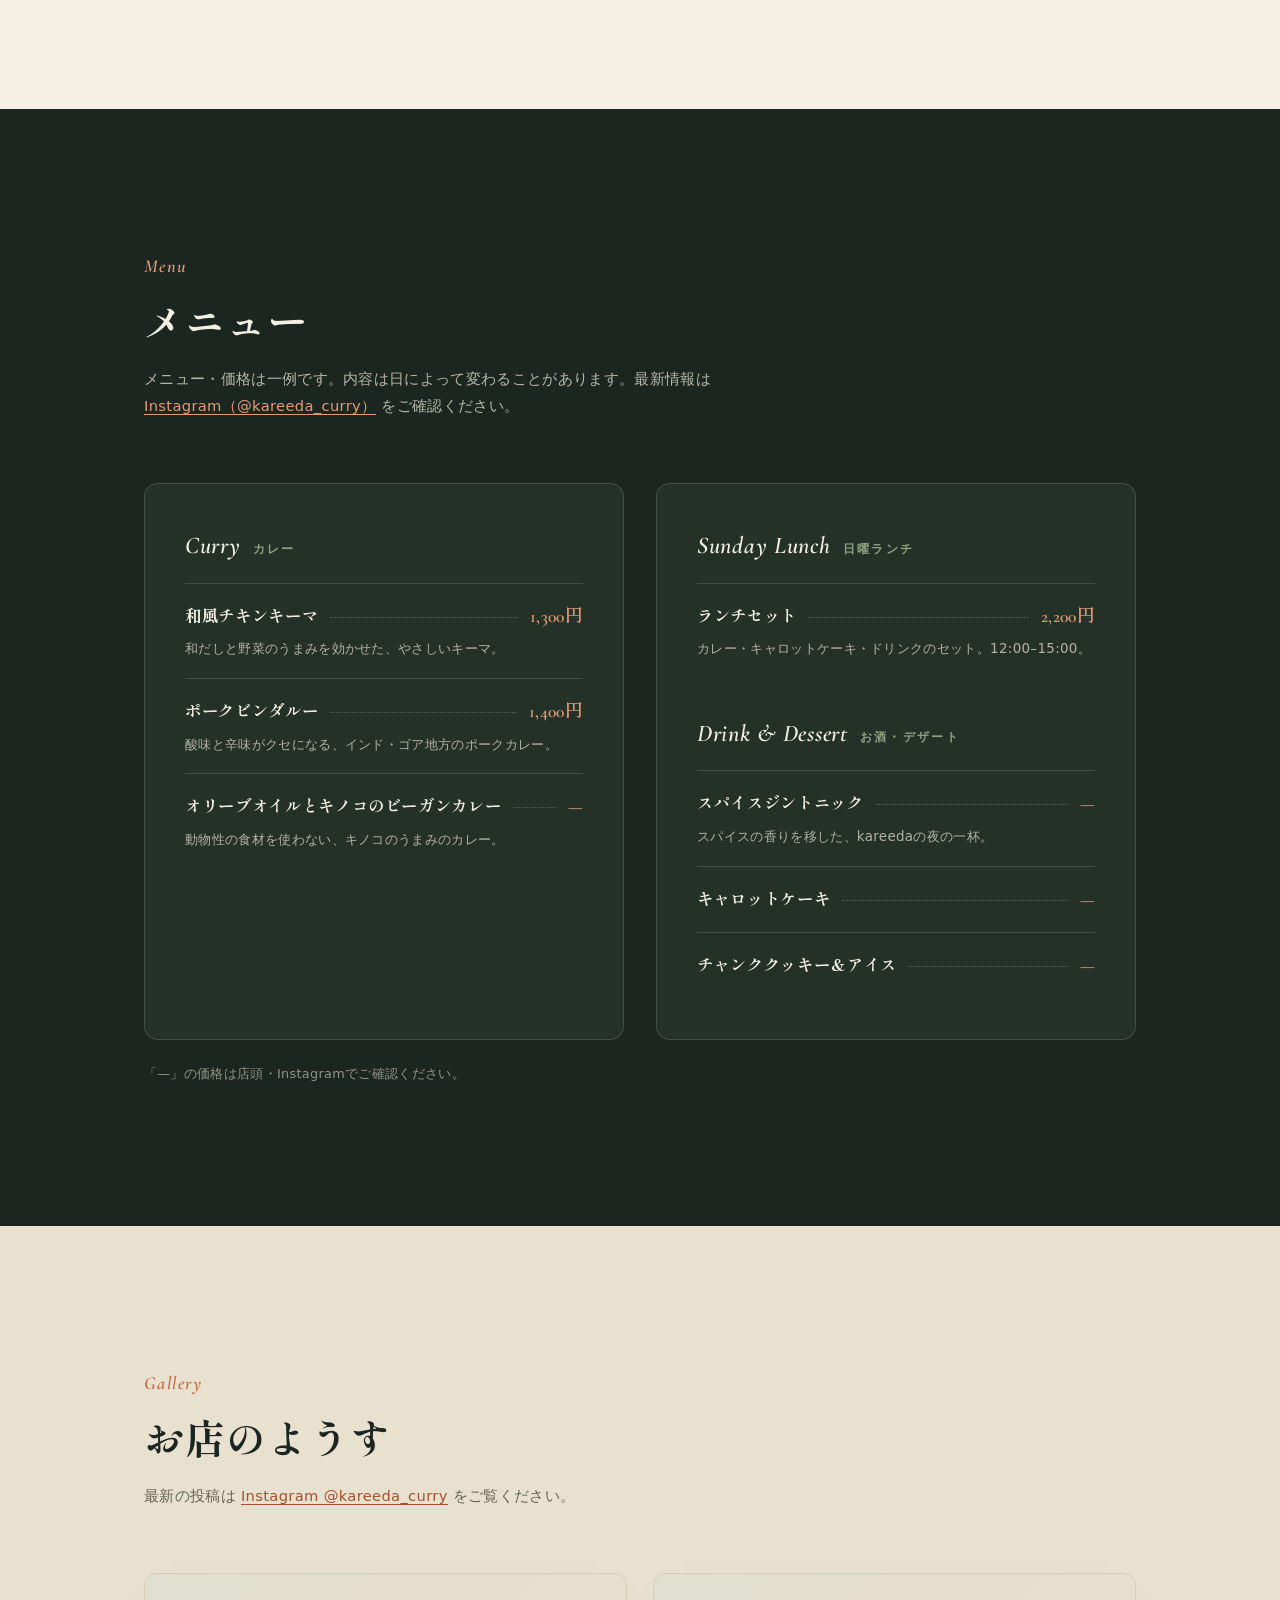
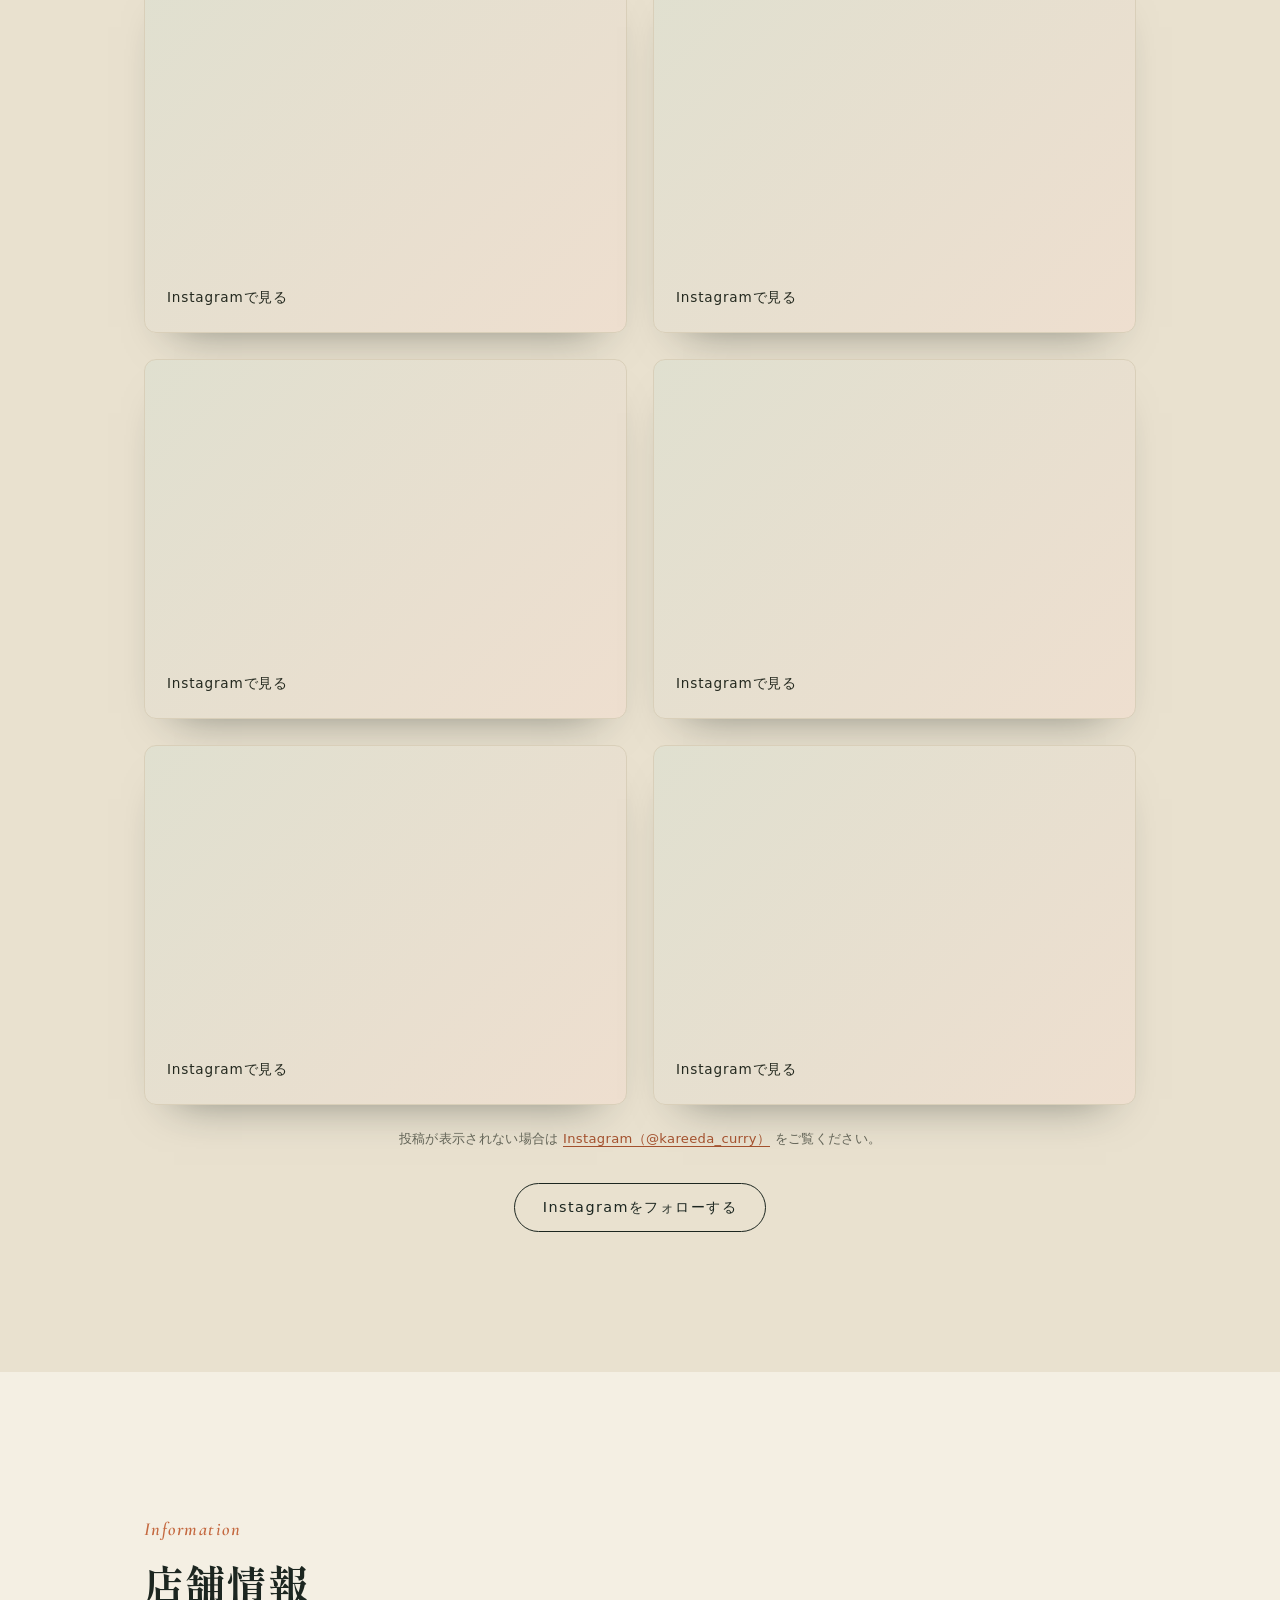
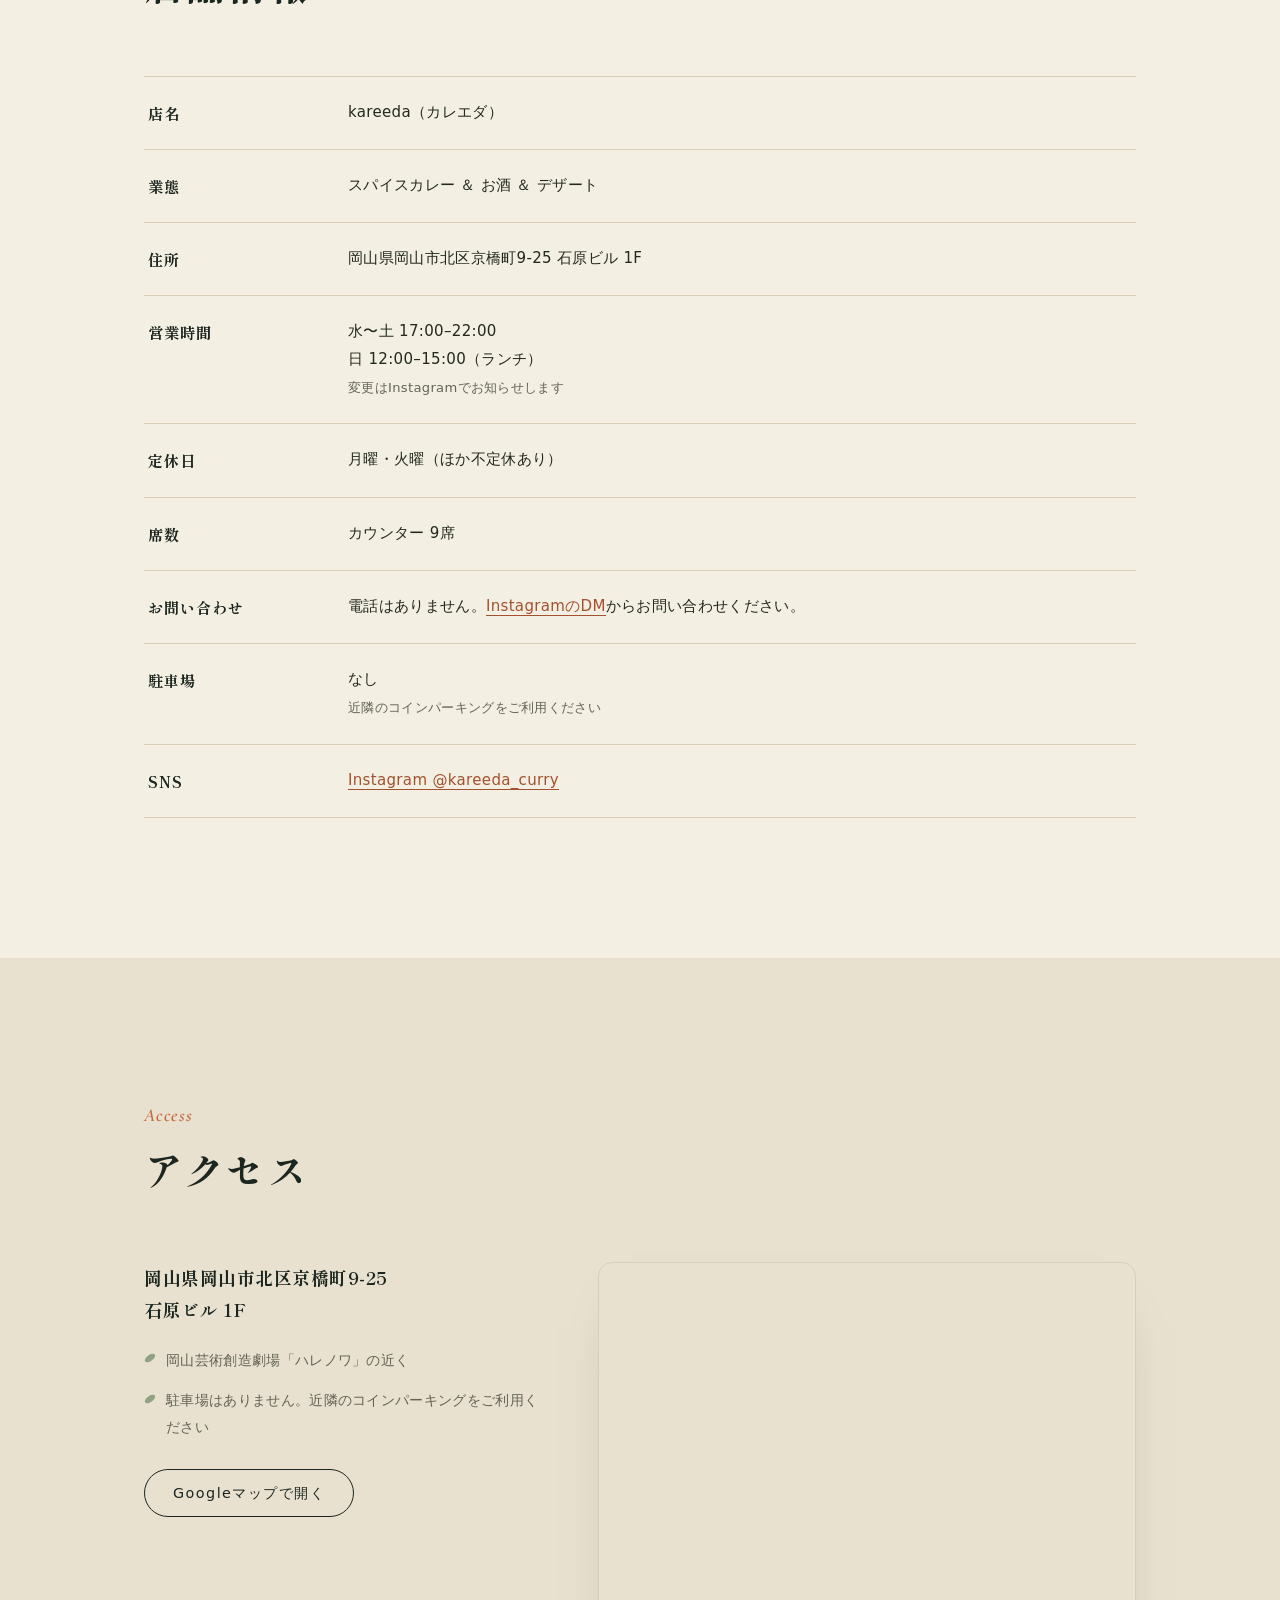
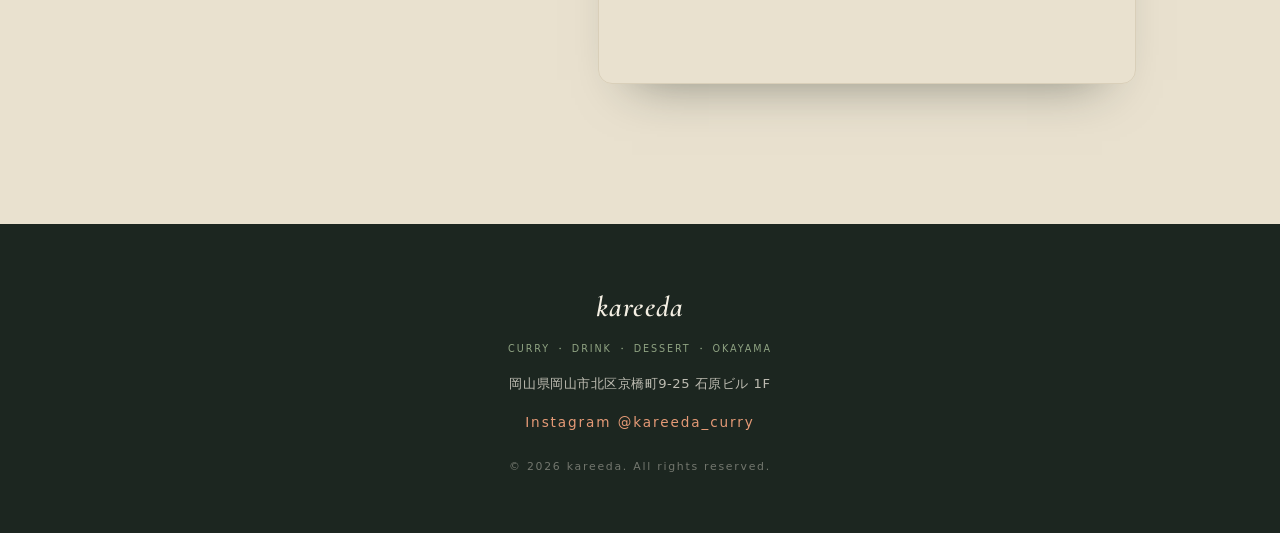
<file: kareeda/index.html>
<!DOCTYPE html>
<html lang="ja">
<head>
<meta charset="UTF-8" />
<meta name="viewport" content="width=device-width, initial-scale=1" />
<title>kareeda（カレエダ）｜岡山・京橋町 カレーとお酒とデザートと</title>
<meta name="description" content="岡山市北区京橋町、ハレノワ近くのカレー店「kareeda（カレエダ）」。和だしが香るスパイスカレーと、お酒と、手作りデザート。キッチンを囲むカウンター9席のお店です。" />
<meta name="theme-color" content="#1c2620" />

<!-- OGP -->
<meta property="og:type" content="restaurant" />
<meta property="og:title" content="kareeda（カレエダ）｜岡山・京橋町 カレーとお酒とデザートと" />
<meta property="og:description" content="和だしが香るスパイスカレーと、お酒と、デザートと。岡山・京橋町のカウンター9席のお店です。" />
<meta property="og:site_name" content="kareeda" />
<meta property="og:locale" content="ja_JP" />

<link rel="icon" href="data:image/svg+xml,%3Csvg xmlns='http://www.w3.org/2000/svg' viewBox='0 0 32 32'%3E%3Ccircle cx='16' cy='16' r='15' fill='%231c2620'/%3E%3Cpath d='M9 24 C13 18 17 14 23 8' stroke='%23f4efe3' stroke-width='1.6' fill='none' stroke-linecap='round'/%3E%3Cellipse cx='14' cy='15' rx='3.2' ry='1.6' transform='rotate(-40 14 15)' fill='%23c4683f'/%3E%3Cellipse cx='19' cy='16' rx='3.2' ry='1.6' transform='rotate(-70 19 16)' fill='%238fa382'/%3E%3C/svg%3E" />

<link rel="preconnect" href="https://fonts.googleapis.com" />
<link rel="preconnect" href="https://fonts.gstatic.com" crossorigin />
<link href="https://fonts.googleapis.com/css2?family=Shippori+Mincho:wght@500;700&family=Zen+Kaku+Gothic+New:wght@400;500;700&family=Cormorant+Garamond:ital,wght@0,500;0,600;1,500;1,600&display=swap" rel="stylesheet" />

<link rel="stylesheet" href="assets/css/style.css" />
</head>
<body>

<a class="skip-link" href="#main">本文へスキップ</a>

<header class="site-header" id="siteHeader">
  <div class="wrap header-inner">
    <a href="#top" class="brand" aria-label="kareeda トップへ">
      <span class="brand-mark" aria-hidden="true"></span>
      <span class="brand-text">
        <span class="brand-en">kareeda</span>
        <span class="brand-sub">CURRY ・ DRINK ・ DESSERT ｜ カレエダ</span>
      </span>
    </a>

    <nav class="site-nav" id="siteNav" aria-label="メインナビゲーション">
      <ul>
        <li><a href="#concept">お店について</a></li>
        <li><a href="#menu">メニュー</a></li>
        <li><a href="#gallery">ギャラリー</a></li>
        <li><a href="#info">店舗情報</a></li>
        <li><a href="#access">アクセス</a></li>
        <li><a class="nav-ig" href="https://www.instagram.com/kareeda_curry/" target="_blank" rel="noopener">Instagram</a></li>
      </ul>
    </nav>

    <button class="nav-toggle" id="navToggle" aria-expanded="false" aria-controls="siteNav">
      <span class="nav-toggle-bar" aria-hidden="true"></span>
      <span class="visually-hidden">メニューを開く</span>
    </button>
  </div>
</header>

<main id="main">

  <!-- HERO -->
  <section class="hero" id="top">
    <svg class="hero-branch" viewBox="0 0 600 600" aria-hidden="true">
      <path class="branch-stem" d="M40 560 C160 470 250 380 330 290 S470 120 560 40" />
      <path class="branch-stem branch-twig" d="M250 380 C230 320 240 270 270 230" />
      <path class="branch-stem branch-twig" d="M400 210 C450 200 490 215 520 240" />
      <ellipse class="leaf leaf-a" cx="190" cy="430" rx="46" ry="18" transform="rotate(-35 190 430)" />
      <ellipse class="leaf leaf-b" cx="300" cy="300" rx="52" ry="20" transform="rotate(-75 300 300)" />
      <ellipse class="leaf leaf-c" cx="275" cy="225" rx="38" ry="15" transform="rotate(-60 275 225)" />
      <ellipse class="leaf leaf-a" cx="430" cy="170" rx="44" ry="17" transform="rotate(-20 430 170)" />
      <ellipse class="leaf leaf-b" cx="520" cy="245" rx="36" ry="14" transform="rotate(30 520 245)" />
      <circle class="berry" cx="345" cy="255" r="9" />
      <circle class="berry" cx="362" cy="270" r="6" />
      <circle class="berry" cx="160" cy="470" r="7" />
    </svg>
    <div class="wrap hero-inner">
      <p class="hero-eyebrow">CURRY ・ DRINK ・ DESSERT ・ OKAYAMA</p>
      <h1 class="hero-title">
        和だし香る<br />スパイスカレーと、<br />お酒と、デザートと。
      </h1>
      <p class="hero-lead">
        岡山市北区京橋町、ハレノワ近くの小さなカレー店「kareeda（カレエダ）」。<br />
        <strong>毎日でも食べたくなる</strong>カレーを目指して、和のだしとスパイスを重ねています。
        夜はお酒と一緒に、食後には手作りのデザートを。
      </p>
      <div class="hero-actions">
        <a class="btn btn-primary" href="#menu">メニューを見る</a>
        <a class="btn btn-ghost" href="https://www.instagram.com/kareeda_curry/" target="_blank" rel="noopener">Instagramを見る</a>
      </div>
      <dl class="hero-facts">
        <div><dt>DINNER</dt><dd>水–土 17:00–22:00</dd></div>
        <div><dt>LUNCH</dt><dd>日 12:00–15:00</dd></div>
        <div><dt>SEATS</dt><dd>カウンター 9席</dd></div>
      </dl>
    </div>
    <a href="#concept" class="scroll-cue" aria-label="下へスクロール"><span></span></a>
  </section>

  <!-- CONCEPT -->
  <section class="section section-concept" id="concept">
    <div class="wrap">
      <header class="section-head">
        <p class="section-en">Concept</p>
        <h2 class="section-title">カレーとお酒とデザートと。</h2>
        <p class="section-sub">
          古いビルをリノベーションした空間に、キッチンを囲むカウンターが9席。
          カレーだけで帰るのも、お酒とつまみながらゆっくり過ごすのも、甘いもので締めるのも自由です。
        </p>
      </header>

      <div class="concept-grid">
        <article class="concept-card">
          <span class="concept-no">01 — Curry</span>
          <h3>和だし × スパイス</h3>
          <p>だしと野菜のうまみを土台に、スパイスを重ねたカレー。食べ疲れしない、毎日でも食べたくなる味を目指しています。</p>
        </article>
        <article class="concept-card">
          <span class="concept-no">02 — Drink</span>
          <h3>夜はお酒と一緒に</h3>
          <p>スパイスを効かせたジントニックなど、カレーに合うお酒をご用意。カレーをつまみに一杯、という楽しみ方も。</p>
        </article>
        <article class="concept-card">
          <span class="concept-no">03 — Dessert</span>
          <h3>食後に手作りの甘いもの</h3>
          <p>キャロットケーキやチャンククッキー＆アイスなど、手作りのデザートを。スパイスのあとの一皿にどうぞ。</p>
        </article>
      </div>
    </div>
  </section>

  <!-- MENU -->
  <section class="section section-menu" id="menu">
    <div class="wrap">
      <header class="section-head">
        <p class="section-en">Menu</p>
        <h2 class="section-title">メニュー</h2>
        <p class="section-sub">
          メニュー・価格は一例です。内容は日によって変わることがあります。最新情報は
          <a href="https://www.instagram.com/kareeda_curry/" target="_blank" rel="noopener">Instagram（@kareeda_curry）</a>
          をご確認ください。
        </p>
      </header>

      <div class="menu-grid">
        <section class="menu-block">
          <h3 class="menu-cat">Curry <span>カレー</span></h3>
          <ul class="menu-list">
            <li>
              <div class="menu-item"><span class="menu-name">和風チキンキーマ</span><span class="menu-price">1,300円</span></div>
              <p class="menu-desc">和だしと野菜のうまみを効かせた、やさしいキーマ。</p>
            </li>
            <li>
              <div class="menu-item"><span class="menu-name">ポークビンダルー</span><span class="menu-price">1,400円</span></div>
              <p class="menu-desc">酸味と辛味がクセになる、インド・ゴア地方のポークカレー。</p>
            </li>
            <li>
              <div class="menu-item"><span class="menu-name">オリーブオイルとキノコのビーガンカレー</span><span class="menu-price">—</span></div>
              <p class="menu-desc">動物性の食材を使わない、キノコのうまみのカレー。</p>
            </li>
          </ul>
        </section>

        <section class="menu-block">
          <h3 class="menu-cat">Sunday Lunch <span>日曜ランチ</span></h3>
          <ul class="menu-list">
            <li>
              <div class="menu-item"><span class="menu-name">ランチセット</span><span class="menu-price">2,200円</span></div>
              <p class="menu-desc">カレー・キャロットケーキ・ドリンクのセット。12:00–15:00。</p>
            </li>
          </ul>
          <h3 class="menu-cat">Drink &amp; Dessert <span>お酒・デザート</span></h3>
          <ul class="menu-list">
            <li>
              <div class="menu-item"><span class="menu-name">スパイスジントニック</span><span class="menu-price">—</span></div>
              <p class="menu-desc">スパイスの香りを移した、kareedaの夜の一杯。</p>
            </li>
            <li>
              <div class="menu-item"><span class="menu-name">キャロットケーキ</span><span class="menu-price">—</span></div>
            </li>
            <li>
              <div class="menu-item"><span class="menu-name">チャンククッキー＆アイス</span><span class="menu-price">—</span></div>
            </li>
          </ul>
        </section>
      </div>
      <p class="menu-note">「—」の価格は店頭・Instagramでご確認ください。</p>
    </div>
  </section>

  <!-- GALLERY (Instagram) -->
  <section class="section section-gallery" id="gallery">
    <div class="wrap">
      <header class="section-head">
        <p class="section-en">Gallery</p>
        <h2 class="section-title">お店のようす</h2>
        <p class="section-sub">最新の投稿は <a href="https://www.instagram.com/kareeda_curry/" target="_blank" rel="noopener">Instagram @kareeda_curry</a> をご覧ください。</p>
      </header>

      <div class="ig-grid">
        <blockquote class="instagram-media" data-instgrm-permalink="https://www.instagram.com/p/Dd_KuZhv0Al/" data-instgrm-version="14"><a href="https://www.instagram.com/p/Dd_KuZhv0Al/">Instagramで見る</a></blockquote>
        <blockquote class="instagram-media" data-instgrm-permalink="https://www.instagram.com/p/DciuePvPiPl/" data-instgrm-version="14"><a href="https://www.instagram.com/p/DciuePvPiPl/">Instagramで見る</a></blockquote>
        <blockquote class="instagram-media" data-instgrm-permalink="https://www.instagram.com/p/DaegVi9vKjc/" data-instgrm-version="14"><a href="https://www.instagram.com/p/DaegVi9vKjc/">Instagramで見る</a></blockquote>
        <blockquote class="instagram-media" data-instgrm-permalink="https://www.instagram.com/p/DZo9TsuvRq0/" data-instgrm-version="14"><a href="https://www.instagram.com/p/DZo9TsuvRq0/">Instagramで見る</a></blockquote>
        <blockquote class="instagram-media" data-instgrm-permalink="https://www.instagram.com/p/DZes4Bzv5v9/" data-instgrm-version="14"><a href="https://www.instagram.com/p/DZes4Bzv5v9/">Instagramで見る</a></blockquote>
        <blockquote class="instagram-media" data-instgrm-permalink="https://www.instagram.com/p/DZOY3mpv4aB/" data-instgrm-version="14"><a href="https://www.instagram.com/p/DZOY3mpv4aB/">Instagramで見る</a></blockquote>
      </div>

      <p class="ig-fallback">
        投稿が表示されない場合は
        <a href="https://www.instagram.com/kareeda_curry/" target="_blank" rel="noopener">Instagram（@kareeda_curry）</a>
        をご覧ください。
      </p>

      <div class="ig-cta">
        <a class="btn btn-ghost" href="https://www.instagram.com/kareeda_curry/" target="_blank" rel="noopener">Instagramをフォローする</a>
      </div>
    </div>
  </section>

  <!-- INFO -->
  <section class="section section-info" id="info">
    <div class="wrap">
      <header class="section-head">
        <p class="section-en">Information</p>
        <h2 class="section-title">店舗情報</h2>
      </header>

      <div class="info-table">
        <dl>
          <div class="info-row"><dt>店名</dt><dd>kareeda（カレエダ）</dd></div>
          <div class="info-row"><dt>業態</dt><dd>スパイスカレー ＆ お酒 ＆ デザート</dd></div>
          <div class="info-row"><dt>住所</dt><dd>岡山県岡山市北区京橋町9-25 石原ビル 1F</dd></div>
          <div class="info-row"><dt>営業時間</dt><dd>水〜土 17:00–22:00<br />日 12:00–15:00（ランチ）<br /><small>変更はInstagramでお知らせします</small></dd></div>
          <div class="info-row"><dt>定休日</dt><dd>月曜・火曜（ほか不定休あり）</dd></div>
          <div class="info-row"><dt>席数</dt><dd>カウンター 9席</dd></div>
          <div class="info-row"><dt>お問い合わせ</dt><dd>電話はありません。<a href="https://www.instagram.com/kareeda_curry/" target="_blank" rel="noopener">InstagramのDM</a>からお問い合わせください。</dd></div>
          <div class="info-row"><dt>駐車場</dt><dd>なし<br /><small>近隣のコインパーキングをご利用ください</small></dd></div>
          <div class="info-row"><dt>SNS</dt><dd><a href="https://www.instagram.com/kareeda_curry/" target="_blank" rel="noopener">Instagram @kareeda_curry</a></dd></div>
        </dl>
      </div>
    </div>
  </section>

  <!-- ACCESS -->
  <section class="section section-access" id="access">
    <div class="wrap">
      <header class="section-head">
        <p class="section-en">Access</p>
        <h2 class="section-title">アクセス</h2>
      </header>

      <div class="access-grid">
        <div class="access-info">
          <p class="access-addr">岡山県岡山市北区京橋町9-25<br />石原ビル 1F</p>
          <ul class="access-list">
            <li>岡山芸術創造劇場「ハレノワ」の近く</li>
            <li>駐車場はありません。近隣のコインパーキングをご利用ください</li>
          </ul>
          <a class="btn btn-ghost" href="https://www.google.com/maps/place/kareeda/@34.6580902,133.930694,17z/data=!4m6!3m5!1s0x3554077123ad389d:0x5a8664cc4e371c0a!8m2!3d34.6580902!4d133.930694!16s%2Fg%2F11n4xd5v6f" target="_blank" rel="noopener">Googleマップで開く</a>
        </div>
        <div class="access-map">
          <iframe
            title="kareedaの地図"
            src="https://maps.google.com/maps?q=34.6580902,133.930694&z=17&output=embed"
            loading="lazy"
            referrerpolicy="no-referrer-when-downgrade"></iframe>
        </div>
      </div>
    </div>
  </section>

</main>

<footer class="site-footer">
  <div class="wrap footer-inner">
    <div class="footer-brand">
      <span class="brand-en">kareeda</span>
      <span class="brand-sub">CURRY ・ DRINK ・ DESSERT ・ OKAYAMA</span>
    </div>
    <p class="footer-addr">岡山県岡山市北区京橋町9-25 石原ビル 1F</p>
    <a class="footer-ig" href="https://www.instagram.com/kareeda_curry/" target="_blank" rel="noopener">Instagram @kareeda_curry</a>
    <p class="footer-copy">&copy; <span id="year">2026</span> kareeda. All rights reserved.</p>
  </div>
</footer>

<script src="assets/js/main.js" defer></script>
<script async src="https://www.instagram.com/embed.js"></script>
</body>
</html>
</file>
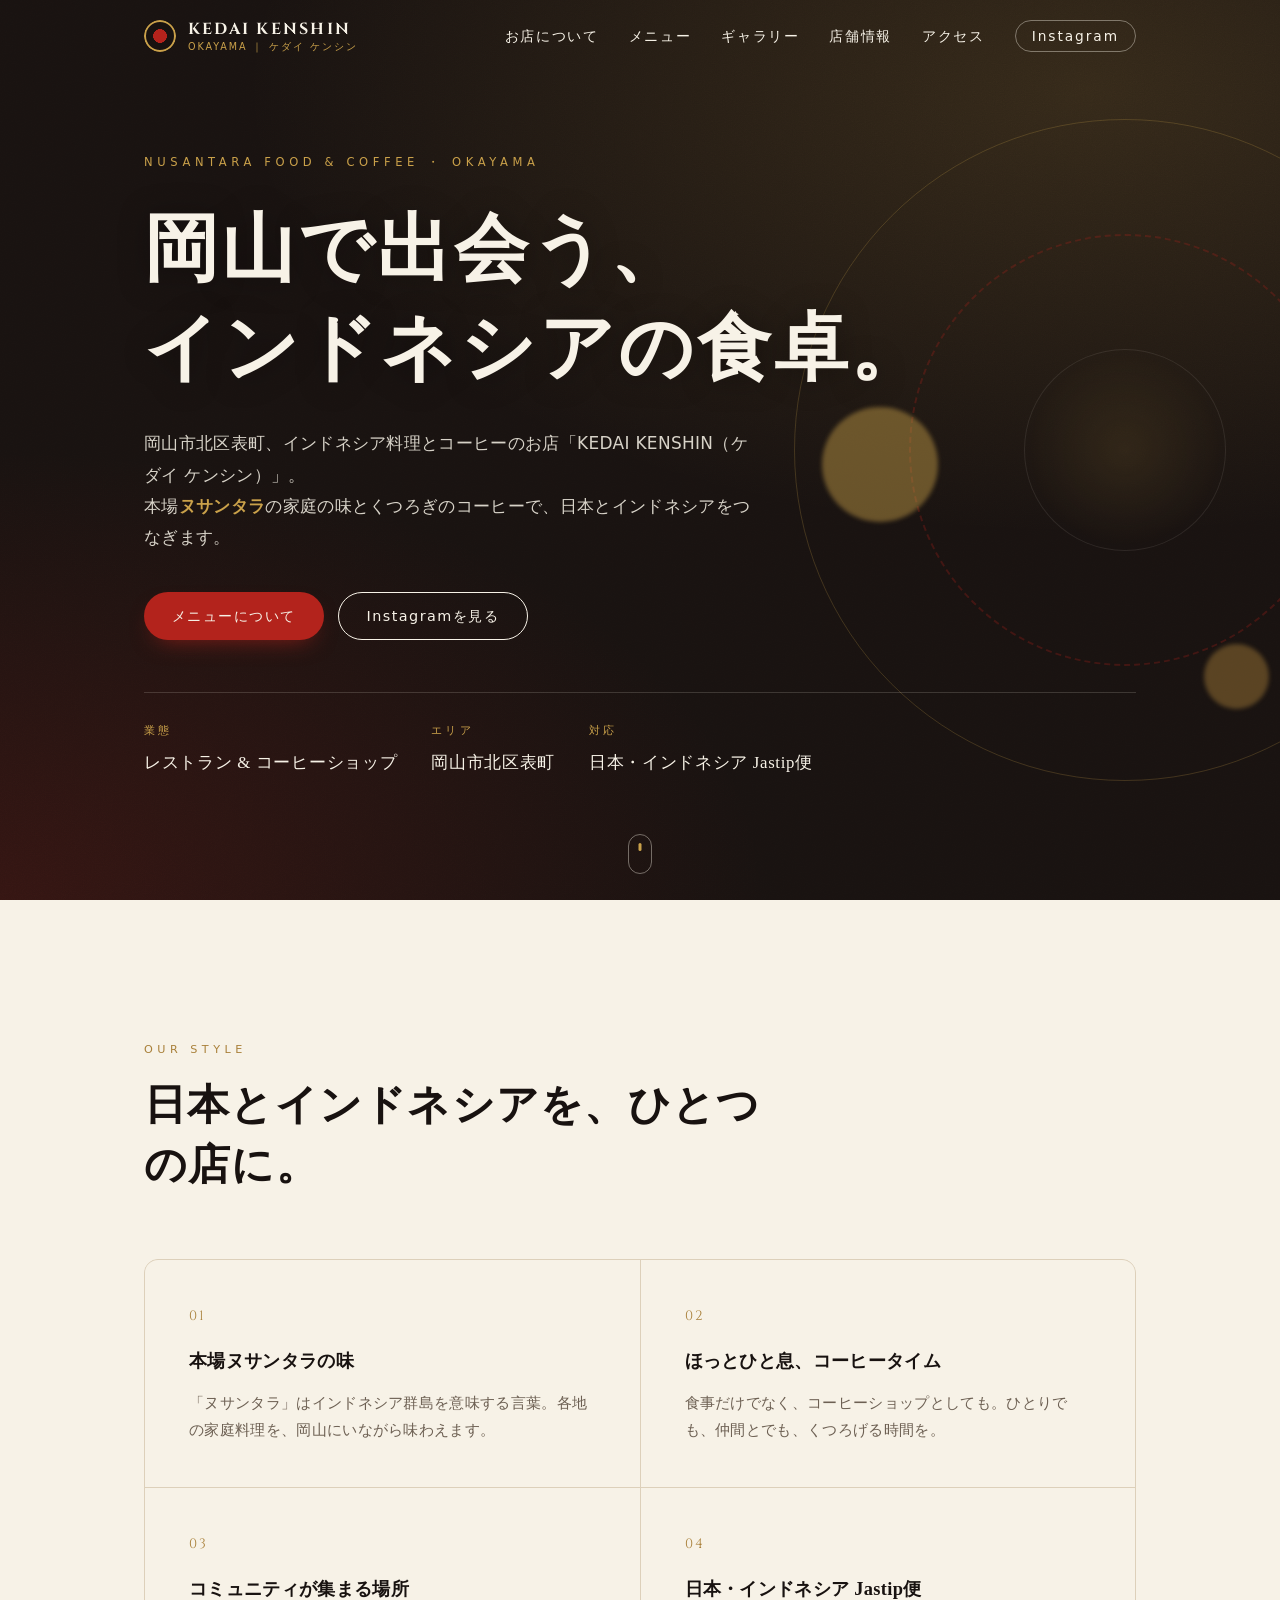
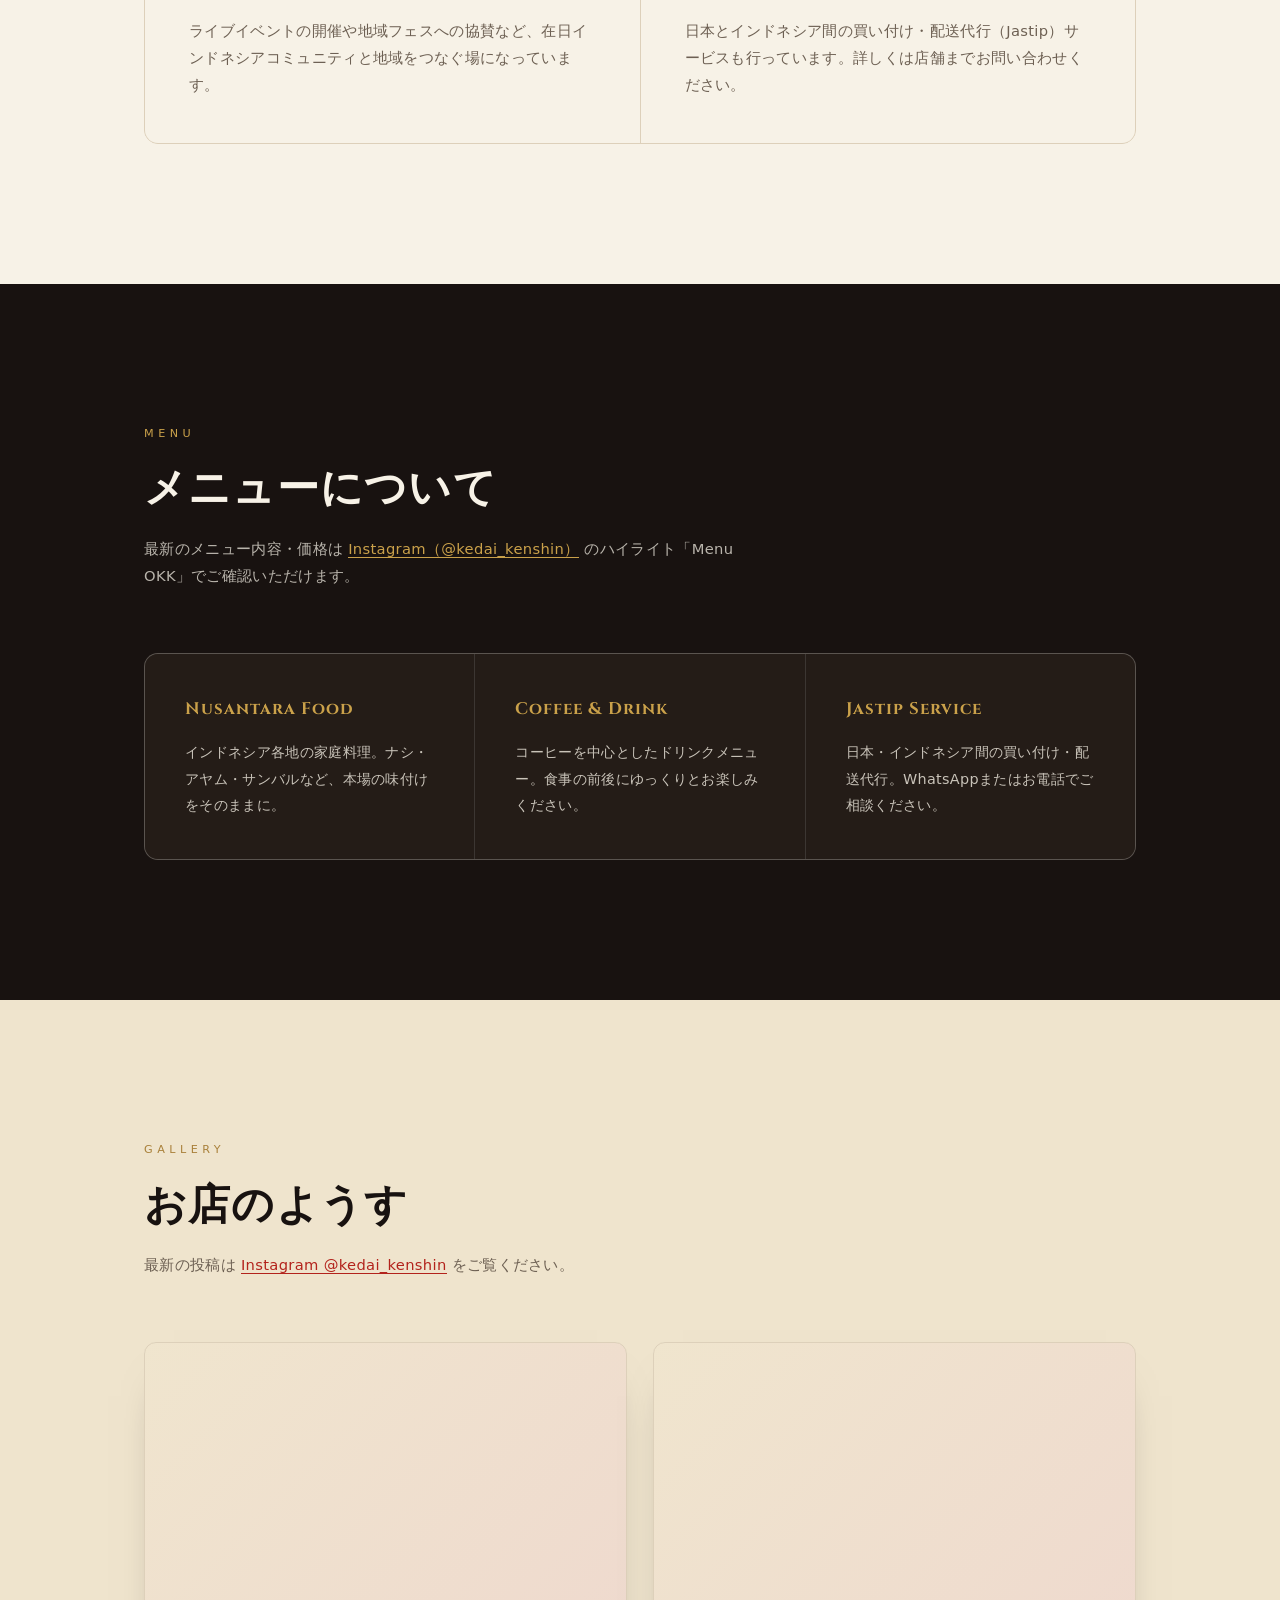
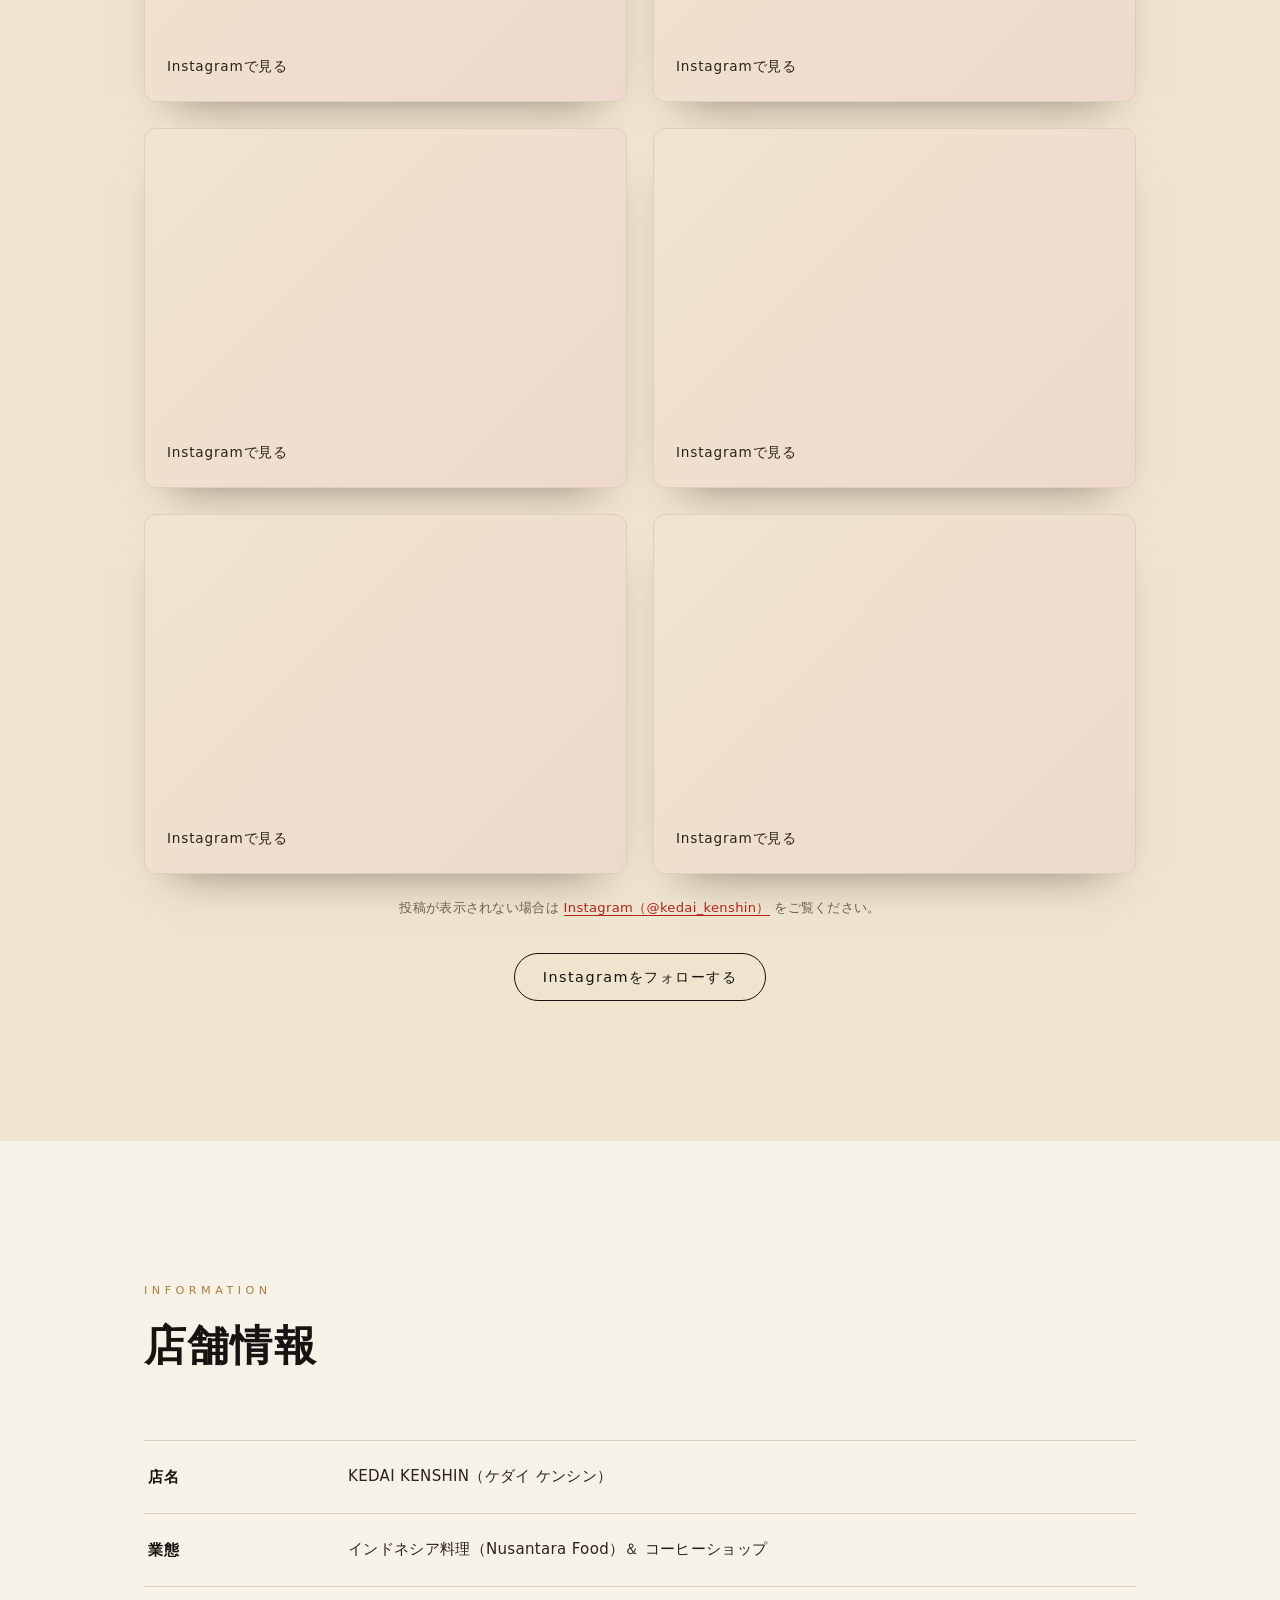
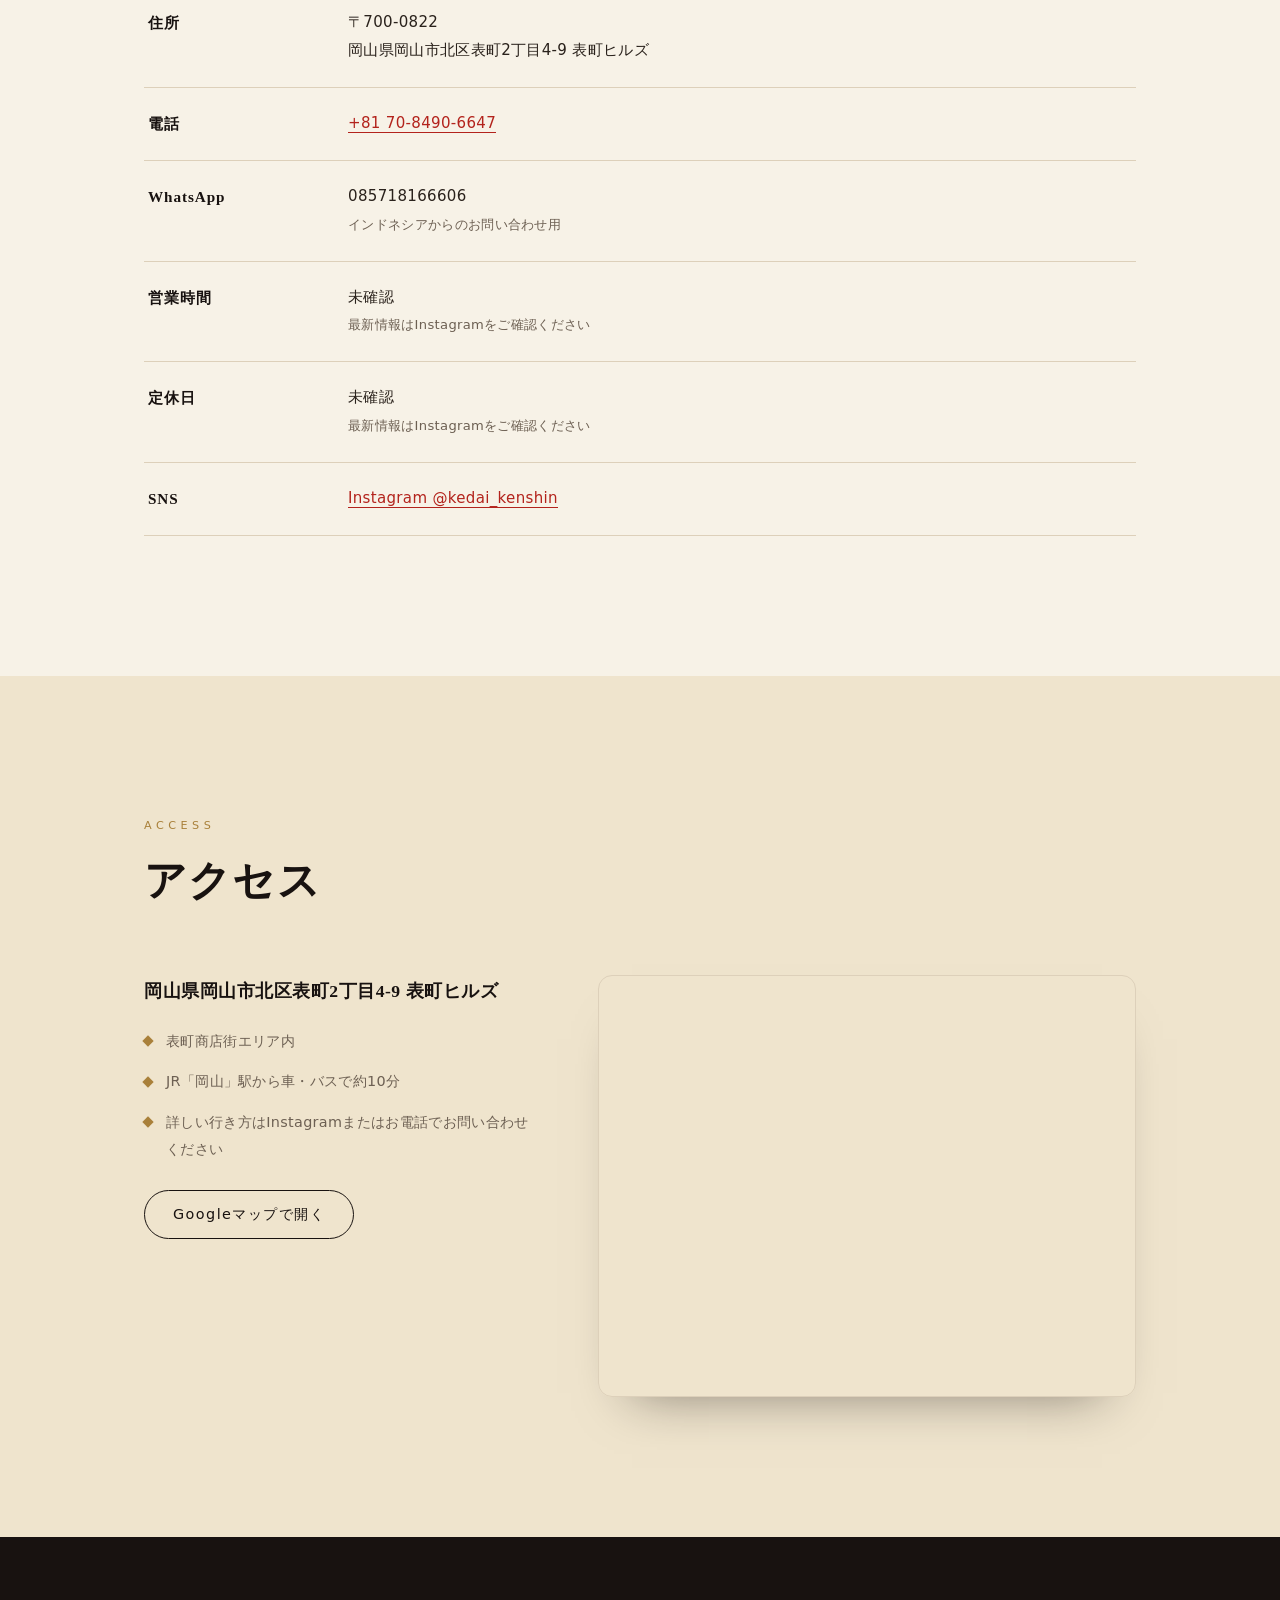
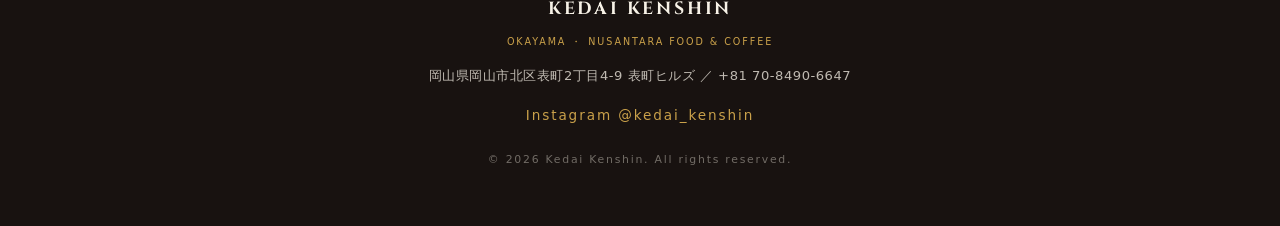
<file: kedai-kenshin/index.html>
<!DOCTYPE html>
<html lang="ja">
<head>
<meta charset="UTF-8" />
<meta name="viewport" content="width=device-width, initial-scale=1" />
<title>KEDAI KENSHIN（ケダイ ケンシン）｜岡山・表町のインドネシア料理＆コーヒーショップ</title>
<meta name="description" content="岡山県岡山市北区表町のインドネシア料理＆コーヒーショップ「KEDAI KENSHIN（ケダイ ケンシン）」。本場ヌサンタラの家庭料理とコーヒー、日本とインドネシアをつなぐコミュニティスペースです。" />
<meta name="theme-color" content="#181210" />

<!-- OGP -->
<meta property="og:type" content="restaurant" />
<meta property="og:title" content="KEDAI KENSHIN（ケダイ ケンシン）｜岡山・表町のインドネシア料理＆コーヒーショップ" />
<meta property="og:description" content="本場ヌサンタラの家庭料理とコーヒー、日本とインドネシアをつなぐ岡山のお店です。" />
<meta property="og:site_name" content="KEDAI KENSHIN" />
<meta property="og:locale" content="ja_JP" />

<link rel="icon" href="data:image/svg+xml,%3Csvg xmlns='http://www.w3.org/2000/svg' viewBox='0 0 32 32'%3E%3Ccircle cx='16' cy='16' r='15' fill='%23181210'/%3E%3Ccircle cx='16' cy='16' r='11' fill='none' stroke='%23caa14a' stroke-width='1.4'/%3E%3Ccircle cx='16' cy='16' r='5' fill='%23b3231c'/%3E%3C/svg%3E" />

<link rel="preconnect" href="https://fonts.googleapis.com" />
<link rel="preconnect" href="https://fonts.gstatic.com" crossorigin />
<link href="https://fonts.googleapis.com/css2?family=Zen+Old+Mincho:wght@500;700&family=Zen+Kaku+Gothic+New:wght@400;500;700&family=Cinzel:wght@600;700&display=swap" rel="stylesheet" />

<link rel="stylesheet" href="assets/css/style.css" />
</head>
<body>

<a class="skip-link" href="#main">本文へスキップ</a>

<header class="site-header" id="siteHeader">
  <div class="wrap header-inner">
    <a href="#top" class="brand" aria-label="KEDAI KENSHIN トップへ">
      <span class="brand-mark" aria-hidden="true"></span>
      <span class="brand-text">
        <span class="brand-en">KEDAI KENSHIN</span>
        <span class="brand-sub">OKAYAMA ｜ ケダイ ケンシン</span>
      </span>
    </a>

    <nav class="site-nav" id="siteNav" aria-label="メインナビゲーション">
      <ul>
        <li><a href="#concept">お店について</a></li>
        <li><a href="#menu">メニュー</a></li>
        <li><a href="#gallery">ギャラリー</a></li>
        <li><a href="#info">店舗情報</a></li>
        <li><a href="#access">アクセス</a></li>
        <li><a class="nav-ig" href="https://www.instagram.com/kedai_kenshin/" target="_blank" rel="noopener">Instagram</a></li>
      </ul>
    </nav>

    <button class="nav-toggle" id="navToggle" aria-expanded="false" aria-controls="siteNav">
      <span class="nav-toggle-bar" aria-hidden="true"></span>
      <span class="visually-hidden">メニューを開く</span>
    </button>
  </div>
</header>

<main id="main">

  <!-- HERO -->
  <section class="hero" id="top">
    <div class="hero-plate" aria-hidden="true">
      <span class="plate-ring plate-ring-1"></span>
      <span class="plate-ring plate-ring-2"></span>
      <span class="plate-ring plate-ring-3"></span>
      <span class="plate-dot plate-dot-a"></span>
      <span class="plate-dot plate-dot-b"></span>
      <span class="plate-dot plate-dot-c"></span>
    </div>
    <div class="wrap hero-inner">
      <p class="hero-eyebrow">NUSANTARA FOOD &amp; COFFEE ・ OKAYAMA</p>
      <h1 class="hero-title">
        岡山で出会う、<br />インドネシアの食卓。
      </h1>
      <p class="hero-lead">
        岡山市北区表町、インドネシア料理とコーヒーのお店「KEDAI KENSHIN（ケダイ ケンシン）」。<br />
        本場<strong>ヌサンタラ</strong>の家庭の味とくつろぎのコーヒーで、日本とインドネシアをつなぎます。
      </p>
      <div class="hero-actions">
        <a class="btn btn-primary" href="#menu">メニューについて</a>
        <a class="btn btn-ghost" href="https://www.instagram.com/kedai_kenshin/" target="_blank" rel="noopener">Instagramを見る</a>
      </div>
      <dl class="hero-facts">
        <div><dt>業態</dt><dd>レストラン &amp; コーヒーショップ</dd></div>
        <div><dt>エリア</dt><dd>岡山市北区表町</dd></div>
        <div><dt>対応</dt><dd>日本・インドネシア Jastip便</dd></div>
      </dl>
    </div>
    <a href="#concept" class="scroll-cue" aria-label="下へスクロール"><span></span></a>
  </section>

  <!-- CONCEPT -->
  <section class="section section-concept" id="concept">
    <div class="wrap">
      <header class="section-head">
        <p class="section-en">Our Style</p>
        <h2 class="section-title">日本とインドネシアを、ひとつの店に。</h2>
      </header>

      <div class="concept-grid">
        <article class="concept-card">
          <span class="concept-no">01</span>
          <h3>本場ヌサンタラの味</h3>
          <p>「ヌサンタラ」はインドネシア群島を意味する言葉。各地の家庭料理を、岡山にいながら味わえます。</p>
        </article>
        <article class="concept-card">
          <span class="concept-no">02</span>
          <h3>ほっとひと息、コーヒータイム</h3>
          <p>食事だけでなく、コーヒーショップとしても。ひとりでも、仲間とでも、くつろげる時間を。</p>
        </article>
        <article class="concept-card">
          <span class="concept-no">03</span>
          <h3>コミュニティが集まる場所</h3>
          <p>ライブイベントの開催や地域フェスへの協賛など、在日インドネシアコミュニティと地域をつなぐ場になっています。</p>
        </article>
        <article class="concept-card">
          <span class="concept-no">04</span>
          <h3>日本・インドネシア Jastip便</h3>
          <p>日本とインドネシア間の買い付け・配送代行（Jastip）サービスも行っています。詳しくは店舗までお問い合わせください。</p>
        </article>
      </div>
    </div>
  </section>

  <!-- MENU -->
  <section class="section section-menu" id="menu">
    <div class="wrap">
      <header class="section-head">
        <p class="section-en">Menu</p>
        <h2 class="section-title">メニューについて</h2>
        <p class="section-sub">
          最新のメニュー内容・価格は
          <a href="https://www.instagram.com/kedai_kenshin/" target="_blank" rel="noopener">Instagram（@kedai_kenshin）</a>
          のハイライト「Menu OKK」でご確認いただけます。
        </p>
      </header>

      <div class="menu-grid">
        <article class="menu-card">
          <h3>Nusantara Food</h3>
          <p>インドネシア各地の家庭料理。ナシ・アヤム・サンバルなど、本場の味付けをそのままに。</p>
        </article>
        <article class="menu-card">
          <h3>Coffee &amp; Drink</h3>
          <p>コーヒーを中心としたドリンクメニュー。食事の前後にゆっくりとお楽しみください。</p>
        </article>
        <article class="menu-card">
          <h3>Jastip Service</h3>
          <p>日本・インドネシア間の買い付け・配送代行。WhatsAppまたはお電話でご相談ください。</p>
        </article>
      </div>
    </div>
  </section>

  <!-- GALLERY (Instagram) -->
  <section class="section section-gallery" id="gallery">
    <div class="wrap">
      <header class="section-head">
        <p class="section-en">Gallery</p>
        <h2 class="section-title">お店のようす</h2>
        <p class="section-sub">最新の投稿は <a href="https://www.instagram.com/kedai_kenshin/" target="_blank" rel="noopener">Instagram @kedai_kenshin</a> をご覧ください。</p>
      </header>

      <div class="ig-grid">
        <blockquote class="instagram-media" data-instgrm-permalink="https://www.instagram.com/p/Db5johPBCfd/" data-instgrm-version="14"><a href="https://www.instagram.com/p/Db5johPBCfd/">Instagramで見る</a></blockquote>
        <blockquote class="instagram-media" data-instgrm-permalink="https://www.instagram.com/p/DYa-4Fok95G/" data-instgrm-version="14"><a href="https://www.instagram.com/p/DYa-4Fok95G/">Instagramで見る</a></blockquote>
        <blockquote class="instagram-media" data-instgrm-permalink="https://www.instagram.com/p/DbIyb4tk9Cr/" data-instgrm-version="14"><a href="https://www.instagram.com/p/DbIyb4tk9Cr/">Instagramで見る</a></blockquote>
        <blockquote class="instagram-media" data-instgrm-permalink="https://www.instagram.com/p/DZ4Rc7_kYUw/" data-instgrm-version="14"><a href="https://www.instagram.com/p/DZ4Rc7_kYUw/">Instagramで見る</a></blockquote>
        <blockquote class="instagram-media" data-instgrm-permalink="https://www.instagram.com/p/DYj8J7jyBcf/" data-instgrm-version="14"><a href="https://www.instagram.com/p/DYj8J7jyBcf/">Instagramで見る</a></blockquote>
        <blockquote class="instagram-media" data-instgrm-permalink="https://www.instagram.com/p/C4aAKjFhpCw/" data-instgrm-version="14"><a href="https://www.instagram.com/p/C4aAKjFhpCw/">Instagramで見る</a></blockquote>
      </div>

      <p class="ig-fallback">
        投稿が表示されない場合は
        <a href="https://www.instagram.com/kedai_kenshin/" target="_blank" rel="noopener">Instagram（@kedai_kenshin）</a>
        をご覧ください。
      </p>

      <div class="ig-cta">
        <a class="btn btn-ghost" href="https://www.instagram.com/kedai_kenshin/" target="_blank" rel="noopener">Instagramをフォローする</a>
      </div>
    </div>
  </section>

  <!-- INFO -->
  <section class="section section-info" id="info">
    <div class="wrap">
      <header class="section-head">
        <p class="section-en">Information</p>
        <h2 class="section-title">店舗情報</h2>
      </header>

      <div class="info-table">
        <dl>
          <div class="info-row"><dt>店名</dt><dd>KEDAI KENSHIN（ケダイ ケンシン）</dd></div>
          <div class="info-row"><dt>業態</dt><dd>インドネシア料理（Nusantara Food）＆ コーヒーショップ</dd></div>
          <div class="info-row"><dt>住所</dt><dd>〒700-0822<br />岡山県岡山市北区表町2丁目4-9 表町ヒルズ</dd></div>
          <div class="info-row"><dt>電話</dt><dd><a href="tel:+81708490647">+81 70-8490-6647</a></dd></div>
          <div class="info-row"><dt>WhatsApp</dt><dd>085718166606<br /><small>インドネシアからのお問い合わせ用</small></dd></div>
          <div class="info-row"><dt>営業時間</dt><dd>未確認<br /><small>最新情報はInstagramをご確認ください</small></dd></div>
          <div class="info-row"><dt>定休日</dt><dd>未確認<br /><small>最新情報はInstagramをご確認ください</small></dd></div>
          <div class="info-row"><dt>SNS</dt><dd><a href="https://www.instagram.com/kedai_kenshin/" target="_blank" rel="noopener">Instagram @kedai_kenshin</a></dd></div>
        </dl>
      </div>
    </div>
  </section>

  <!-- ACCESS -->
  <section class="section section-access" id="access">
    <div class="wrap">
      <header class="section-head">
        <p class="section-en">Access</p>
        <h2 class="section-title">アクセス</h2>
      </header>

      <div class="access-grid">
        <div class="access-info">
          <p class="access-addr">岡山県岡山市北区表町2丁目4-9 表町ヒルズ</p>
          <ul class="access-list">
            <li>表町商店街エリア内</li>
            <li>JR「岡山」駅から車・バスで約10分</li>
            <li>詳しい行き方はInstagramまたはお電話でお問い合わせください</li>
          </ul>
          <a class="btn btn-ghost" href="https://www.google.com/maps/search/?api=1&query=%E5%B2%A1%E5%B1%B1%E7%9C%8C%E5%B2%A1%E5%B1%B1%E5%B8%82%E5%8C%97%E5%8C%BA%E8%A1%A8%E7%94%BA2%E4%B8%81%E7%9B%AE4-9" target="_blank" rel="noopener">Googleマップで開く</a>
        </div>
        <div class="access-map">
          <iframe
            title="KEDAI KENSHINの地図"
            src="https://maps.google.com/maps?q=%E5%B2%A1%E5%B1%B1%E7%9C%8C%E5%B2%A1%E5%B1%B1%E5%B8%82%E5%8C%97%E5%8C%BA%E8%A1%A8%E7%94%BA2%E4%B8%81%E7%9B%AE4-9&z=17&output=embed"
            loading="lazy"
            referrerpolicy="no-referrer-when-downgrade"></iframe>
        </div>
      </div>
    </div>
  </section>

</main>

<footer class="site-footer">
  <div class="wrap footer-inner">
    <div class="footer-brand">
      <span class="brand-en">KEDAI KENSHIN</span>
      <span class="brand-sub">OKAYAMA ・ NUSANTARA FOOD &amp; COFFEE</span>
    </div>
    <p class="footer-addr">岡山県岡山市北区表町2丁目4-9 表町ヒルズ ／ +81 70-8490-6647</p>
    <a class="footer-ig" href="https://www.instagram.com/kedai_kenshin/" target="_blank" rel="noopener">Instagram @kedai_kenshin</a>
    <p class="footer-copy">&copy; <span id="year">2026</span> Kedai Kenshin. All rights reserved.</p>
  </div>
</footer>

<script src="assets/js/main.js" defer></script>
<script async src="https://www.instagram.com/embed.js"></script>
</body>
</html>
</file>
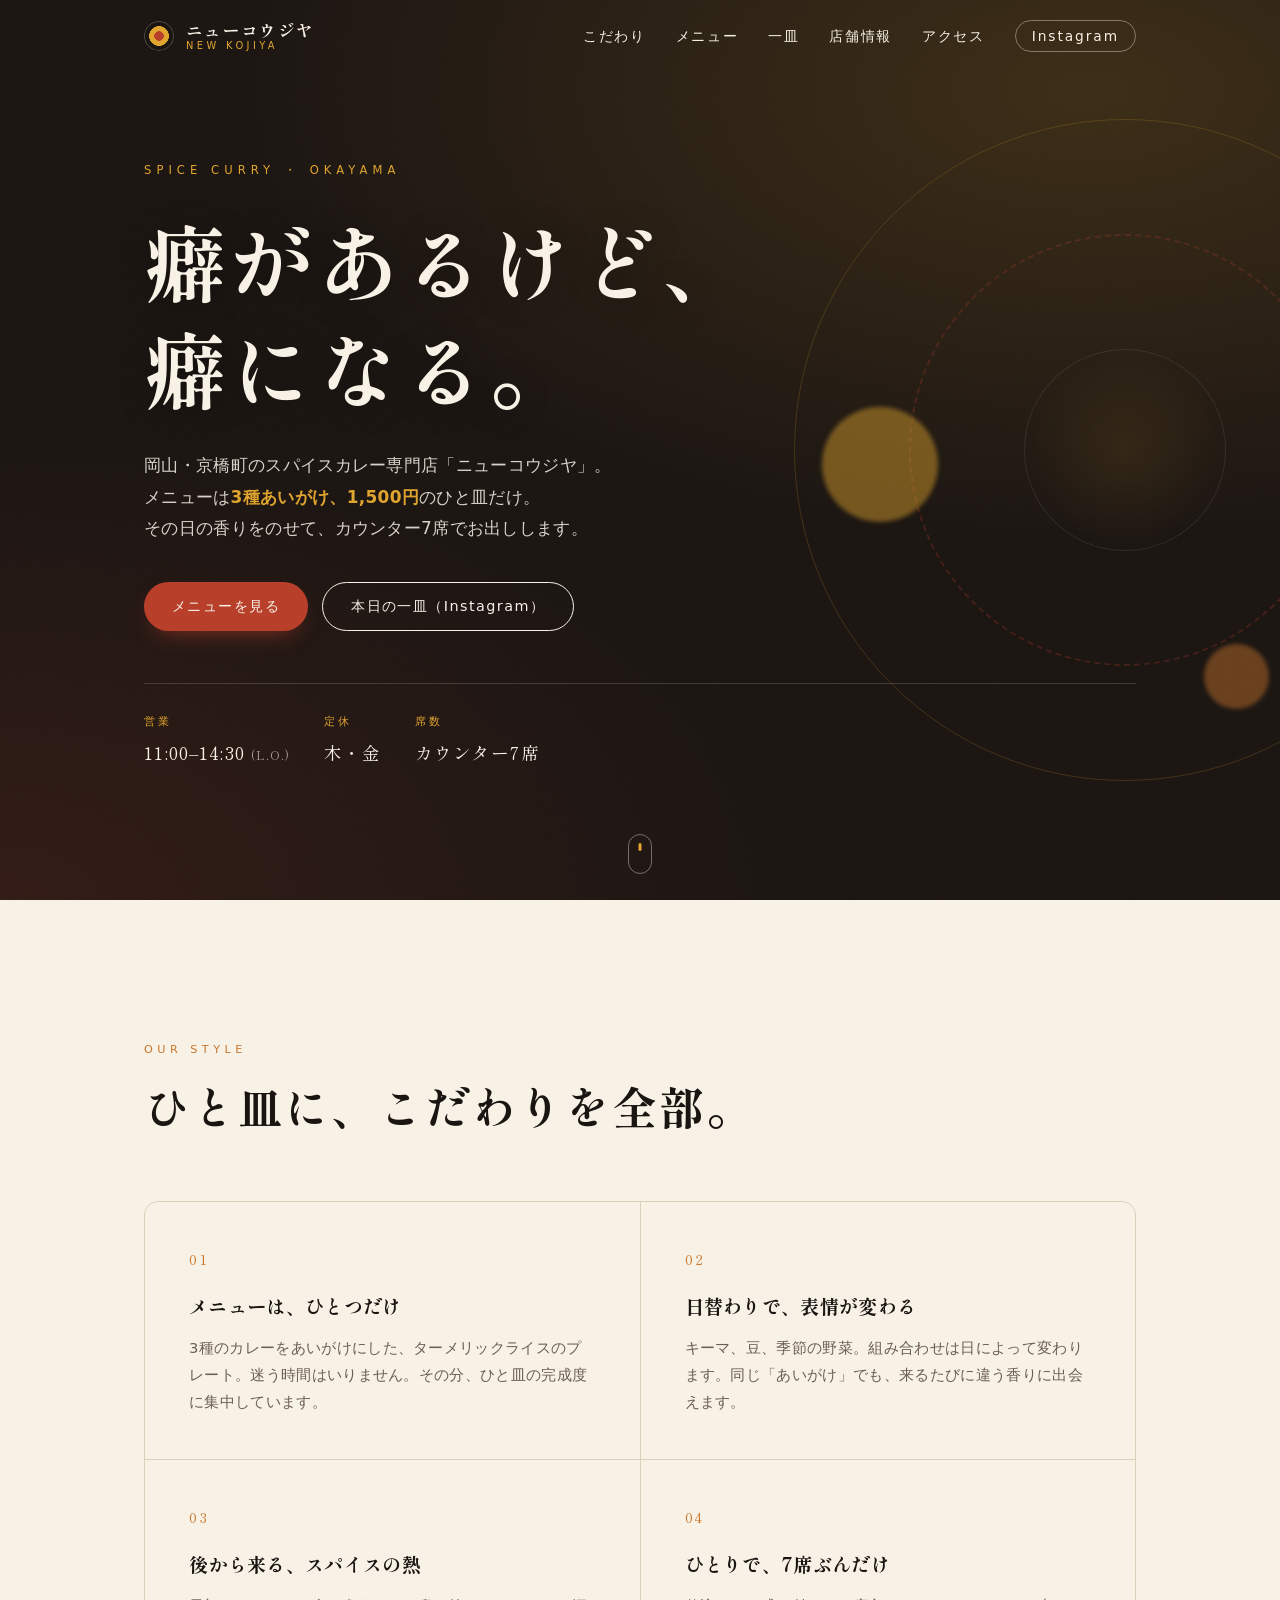
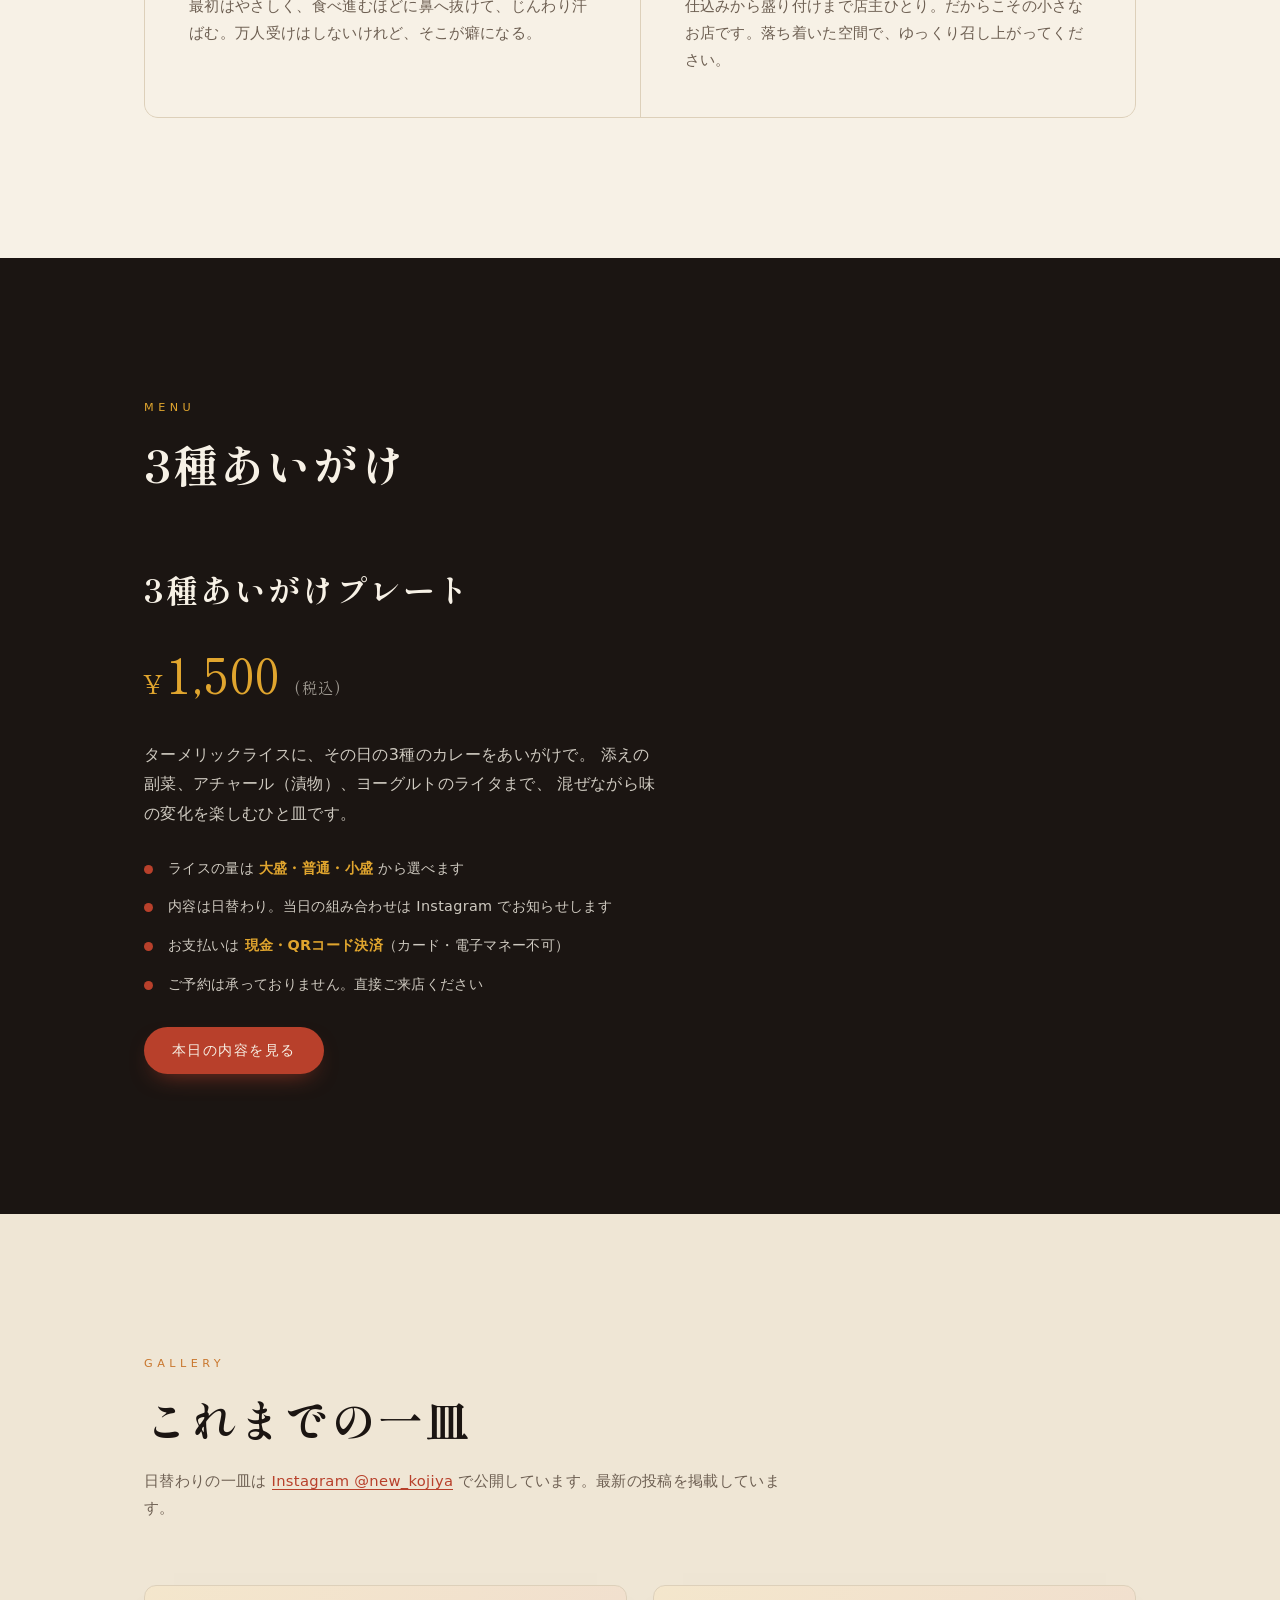
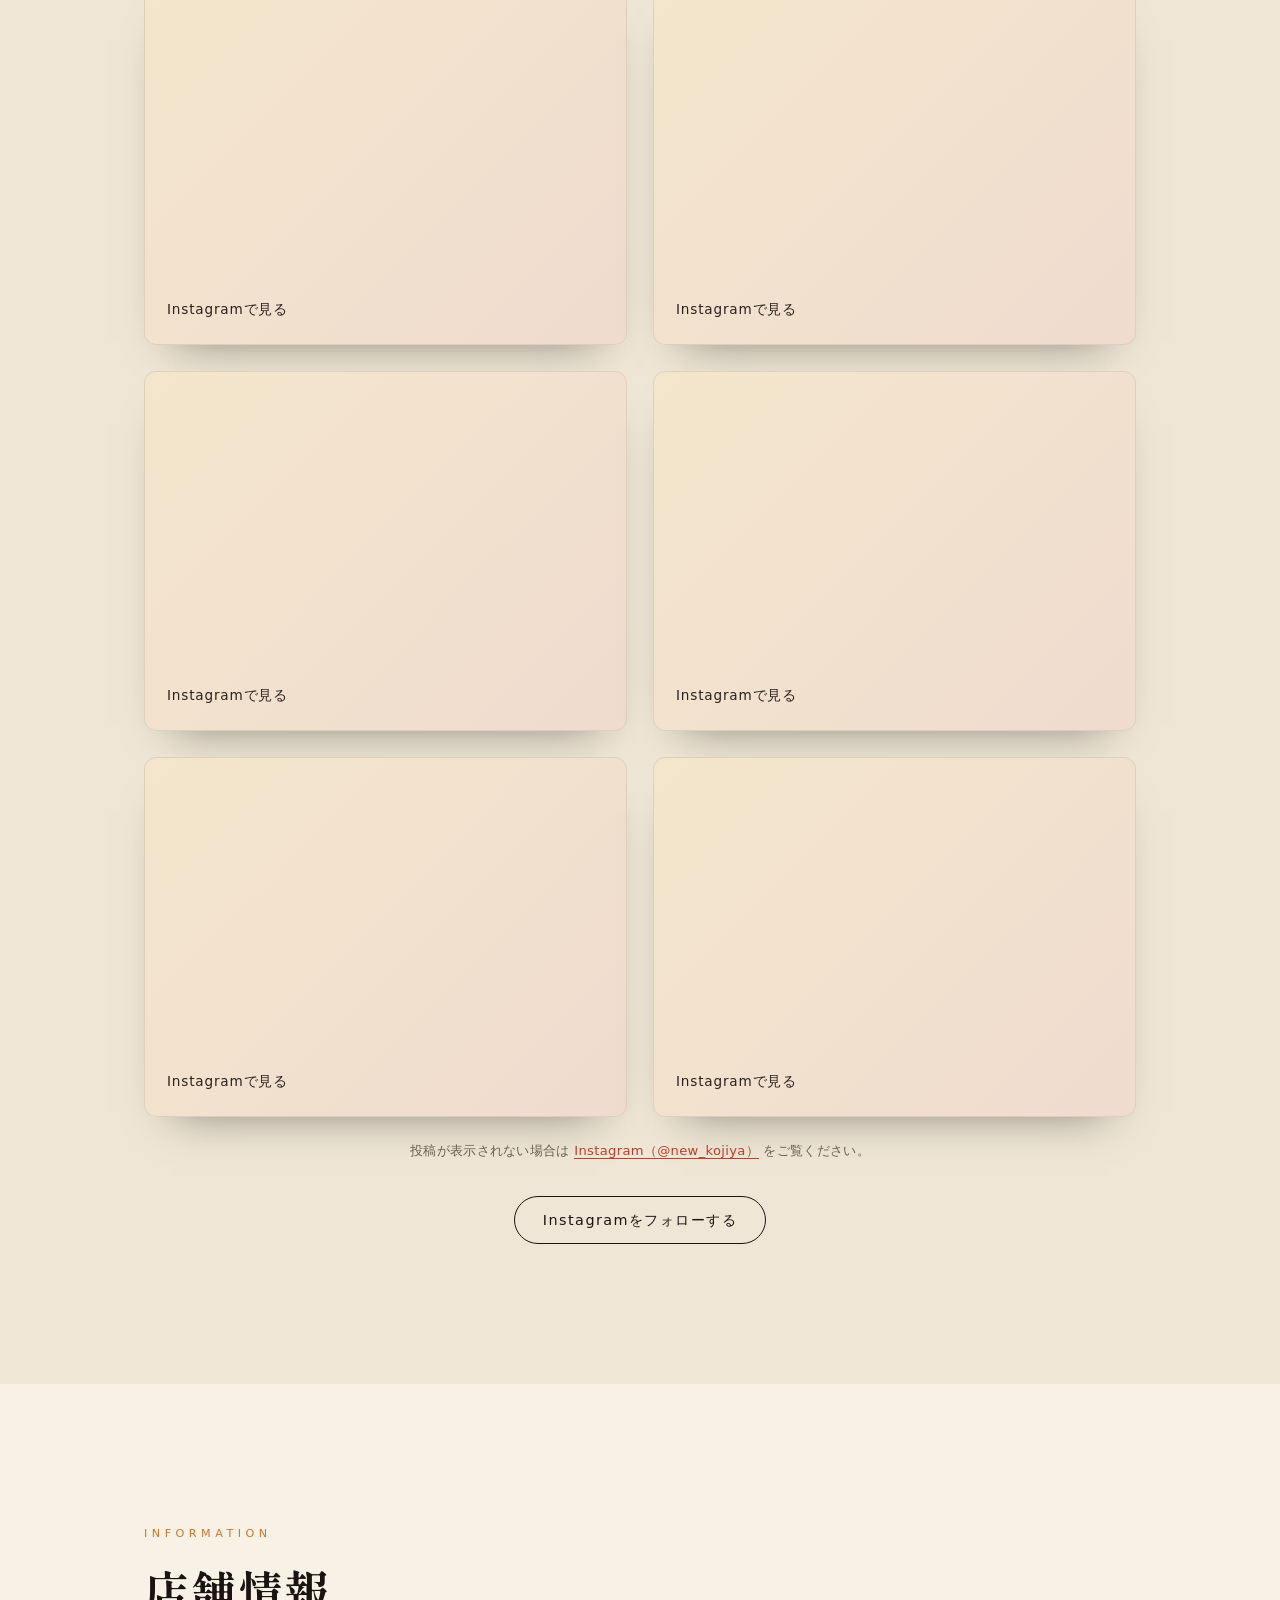
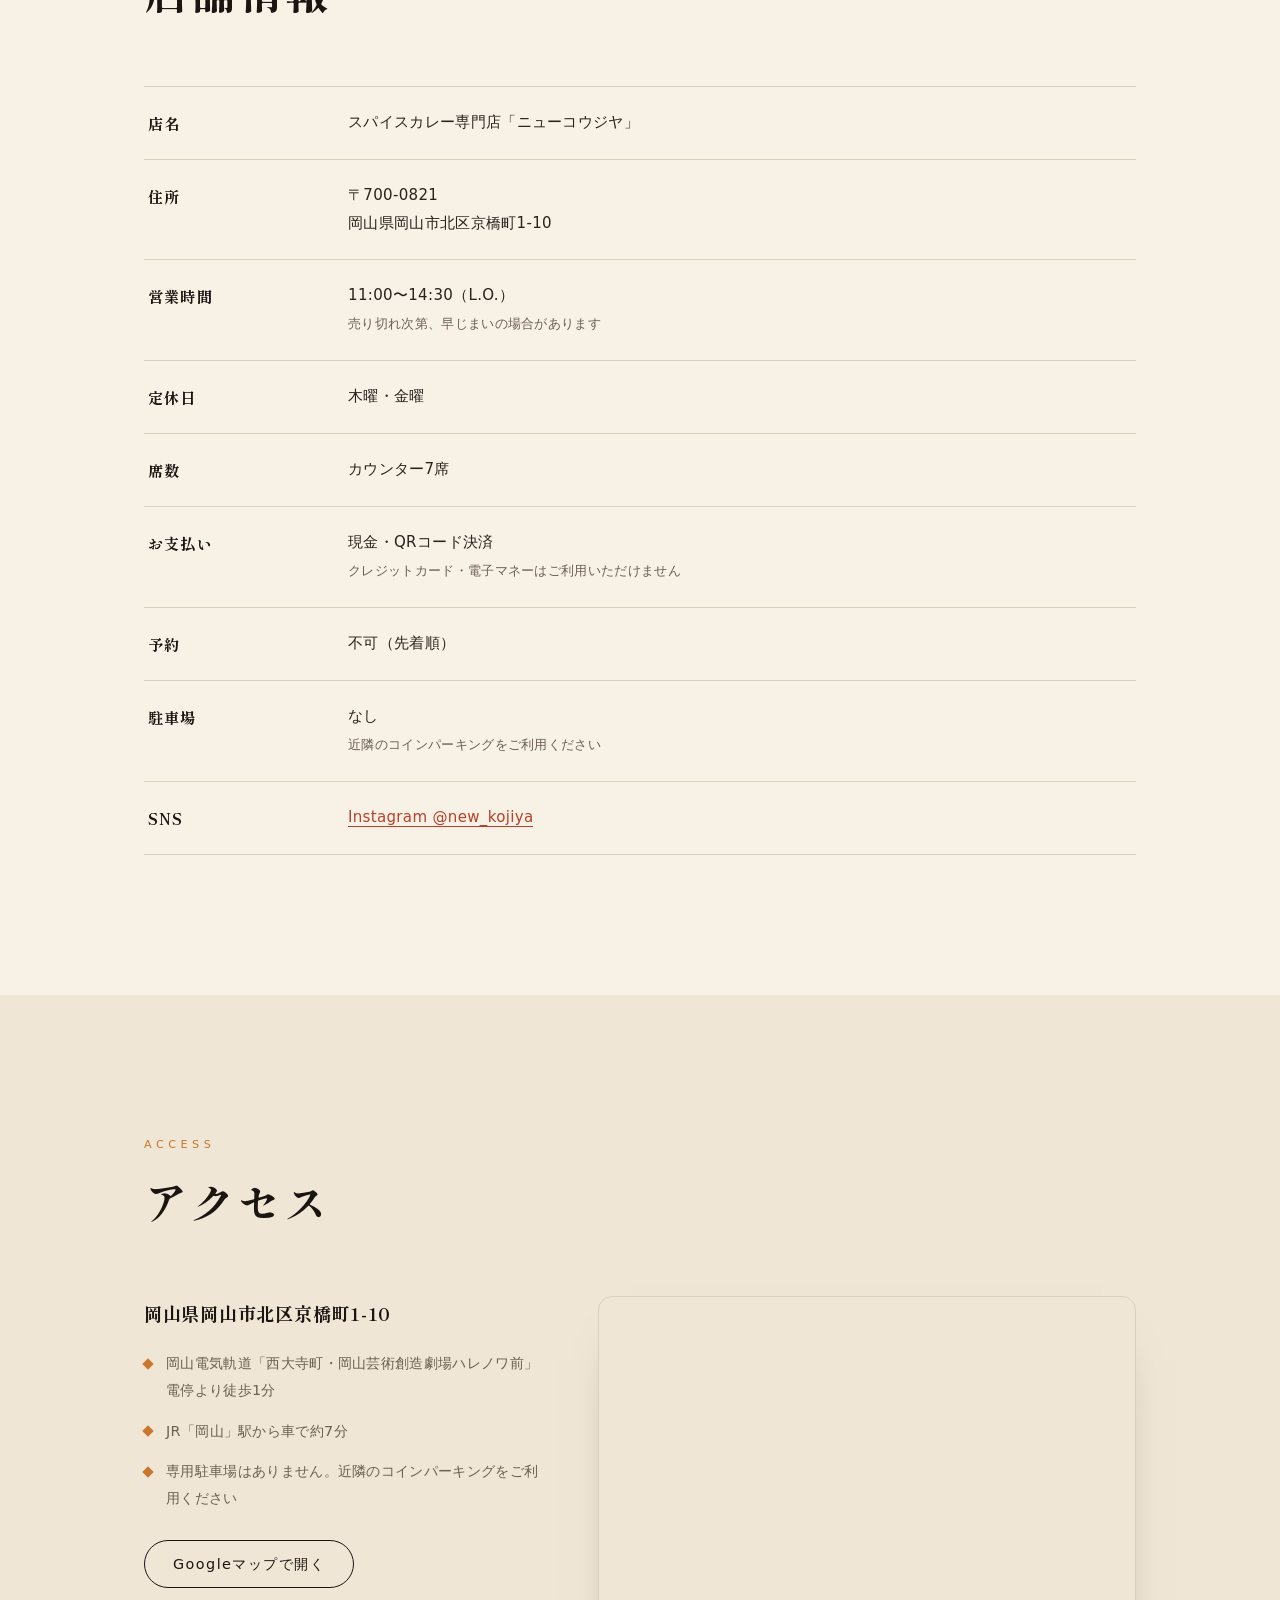
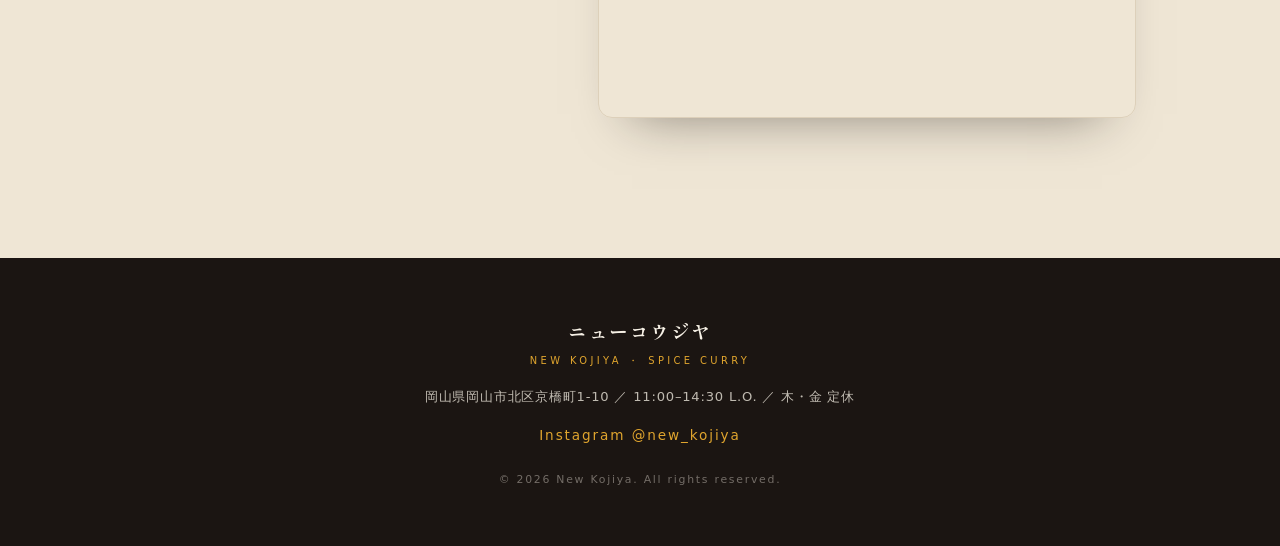
<file: new-kojiya/index.html>
<!DOCTYPE html>
<html lang="ja">
<head>
<meta charset="UTF-8" />
<meta name="viewport" content="width=device-width, initial-scale=1" />
<title>ニューコウジヤ｜岡山・京橋町のスパイスカレー専門店</title>
<meta name="description" content="岡山市北区京橋町のスパイスカレー専門店「ニューコウジヤ」。メニューは3種あいがけ1,500円のみ。季節の香りをのせた、癖があるけど癖になる一皿を、カウンター7席で。" />
<meta name="theme-color" content="#1b1512" />

<!-- OGP -->
<meta property="og:type" content="restaurant" />
<meta property="og:title" content="ニューコウジヤ｜岡山・京橋町のスパイスカレー専門店" />
<meta property="og:description" content="メニューは3種あいがけ1,500円のみ。癖があるけど癖になる、岡山のスパイスカレー。" />
<meta property="og:site_name" content="ニューコウジヤ" />
<meta property="og:locale" content="ja_JP" />

<link rel="icon" href="data:image/svg+xml,%3Csvg xmlns='http://www.w3.org/2000/svg' viewBox='0 0 32 32'%3E%3Ccircle cx='16' cy='16' r='15' fill='%231b1512'/%3E%3Ccircle cx='16' cy='16' r='9' fill='%23e0a52e'/%3E%3Ccircle cx='16' cy='16' r='4' fill='%23b8402b'/%3E%3C/svg%3E" />

<link rel="preconnect" href="https://fonts.googleapis.com" />
<link rel="preconnect" href="https://fonts.gstatic.com" crossorigin />
<link href="https://fonts.googleapis.com/css2?family=Shippori+Mincho+B1:wght@500;700&family=Zen+Kaku+Gothic+New:wght@400;500;700&display=swap" rel="stylesheet" />

<link rel="stylesheet" href="assets/css/style.css" />
</head>
<body>

<a class="skip-link" href="#main">本文へスキップ</a>

<header class="site-header" id="siteHeader">
  <div class="wrap header-inner">
    <a href="#top" class="brand" aria-label="ニューコウジヤ トップへ">
      <span class="brand-mark" aria-hidden="true"></span>
      <span class="brand-text">
        <span class="brand-ja">ニューコウジヤ</span>
        <span class="brand-en">NEW KOJIYA</span>
      </span>
    </a>

    <nav class="site-nav" id="siteNav" aria-label="メインナビゲーション">
      <ul>
        <li><a href="#concept">こだわり</a></li>
        <li><a href="#menu">メニュー</a></li>
        <li><a href="#gallery">一皿</a></li>
        <li><a href="#info">店舗情報</a></li>
        <li><a href="#access">アクセス</a></li>
        <li><a class="nav-ig" href="https://www.instagram.com/new_kojiya/" target="_blank" rel="noopener">Instagram</a></li>
      </ul>
    </nav>

    <button class="nav-toggle" id="navToggle" aria-expanded="false" aria-controls="siteNav">
      <span class="nav-toggle-bar" aria-hidden="true"></span>
      <span class="visually-hidden">メニューを開く</span>
    </button>
  </div>
</header>

<main id="main">

  <!-- HERO -->
  <section class="hero" id="top">
    <div class="hero-plate" aria-hidden="true">
      <span class="plate-ring plate-ring-1"></span>
      <span class="plate-ring plate-ring-2"></span>
      <span class="plate-ring plate-ring-3"></span>
      <span class="plate-dot plate-dot-a"></span>
      <span class="plate-dot plate-dot-b"></span>
      <span class="plate-dot plate-dot-c"></span>
    </div>
    <div class="wrap hero-inner">
      <p class="hero-eyebrow">SPICE CURRY ・ OKAYAMA</p>
      <h1 class="hero-title">
        癖があるけど、<br />癖になる。
      </h1>
      <p class="hero-lead">
        岡山・京橋町のスパイスカレー専門店「ニューコウジヤ」。<br />
        メニューは<strong>3種あいがけ、1,500円</strong>のひと皿だけ。<br />
        その日の香りをのせて、カウンター7席でお出しします。
      </p>
      <div class="hero-actions">
        <a class="btn btn-primary" href="#menu">メニューを見る</a>
        <a class="btn btn-ghost" href="https://www.instagram.com/new_kojiya/" target="_blank" rel="noopener">本日の一皿（Instagram）</a>
      </div>
      <dl class="hero-facts">
        <div><dt>営業</dt><dd>11:00–14:30 <span>(L.O.)</span></dd></div>
        <div><dt>定休</dt><dd>木・金</dd></div>
        <div><dt>席数</dt><dd>カウンター7席</dd></div>
      </dl>
    </div>
    <a href="#concept" class="scroll-cue" aria-label="下へスクロール"><span></span></a>
  </section>

  <!-- CONCEPT -->
  <section class="section section-concept" id="concept">
    <div class="wrap">
      <header class="section-head">
        <p class="section-en">Our Style</p>
        <h2 class="section-title">ひと皿に、こだわりを全部。</h2>
      </header>

      <div class="concept-grid">
        <article class="concept-card">
          <span class="concept-no">01</span>
          <h3>メニューは、ひとつだけ</h3>
          <p>3種のカレーをあいがけにした、ターメリックライスのプレート。迷う時間はいりません。その分、ひと皿の完成度に集中しています。</p>
        </article>
        <article class="concept-card">
          <span class="concept-no">02</span>
          <h3>日替わりで、表情が変わる</h3>
          <p>キーマ、豆、季節の野菜。組み合わせは日によって変わります。同じ「あいがけ」でも、来るたびに違う香りに出会えます。</p>
        </article>
        <article class="concept-card">
          <span class="concept-no">03</span>
          <h3>後から来る、スパイスの熱</h3>
          <p>最初はやさしく、食べ進むほどに鼻へ抜けて、じんわり汗ばむ。万人受けはしないけれど、そこが癖になる。</p>
        </article>
        <article class="concept-card">
          <span class="concept-no">04</span>
          <h3>ひとりで、7席ぶんだけ</h3>
          <p>仕込みから盛り付けまで店主ひとり。だからこその小さなお店です。落ち着いた空間で、ゆっくり召し上がってください。</p>
        </article>
      </div>
    </div>
  </section>

  <!-- MENU -->
  <section class="section section-menu" id="menu">
    <div class="wrap">
      <header class="section-head">
        <p class="section-en">Menu</p>
        <h2 class="section-title">3種あいがけ</h2>
      </header>

      <div class="menu-feature">
        <div class="menu-feature-body">
          <h3 class="menu-name">3種あいがけプレート</h3>
          <p class="menu-price"><span class="yen">¥</span>1,500 <span class="tax">(税込)</span></p>
          <p class="menu-desc">
            ターメリックライスに、その日の3種のカレーをあいがけで。
            添えの副菜、アチャール（漬物）、ヨーグルトのライタまで、
            混ぜながら味の変化を楽しむひと皿です。
          </p>
          <ul class="menu-notes">
            <li>ライスの量は <strong>大盛・普通・小盛</strong> から選べます</li>
            <li>内容は日替わり。当日の組み合わせは Instagram でお知らせします</li>
            <li>お支払いは <strong>現金・QRコード決済</strong>（カード・電子マネー不可）</li>
            <li>ご予約は承っておりません。直接ご来店ください</li>
          </ul>
          <a class="btn btn-primary" href="https://www.instagram.com/new_kojiya/" target="_blank" rel="noopener">本日の内容を見る</a>
        </div>
      </div>
    </div>
  </section>

  <!-- GALLERY (Instagram) -->
  <section class="section section-gallery" id="gallery">
    <div class="wrap">
      <header class="section-head">
        <p class="section-en">Gallery</p>
        <h2 class="section-title">これまでの一皿</h2>
        <p class="section-sub">日替わりの一皿は <a href="https://www.instagram.com/new_kojiya/" target="_blank" rel="noopener">Instagram @new_kojiya</a> で公開しています。最新の投稿を掲載しています。</p>
      </header>

      <div class="ig-grid">
        <blockquote class="instagram-media" data-instgrm-permalink="https://www.instagram.com/p/Dc6JacnSSIj/" data-instgrm-version="14"><a href="https://www.instagram.com/p/Dc6JacnSSIj/">Instagramで見る</a></blockquote>
        <blockquote class="instagram-media" data-instgrm-permalink="https://www.instagram.com/p/Dc3JNi5y4On/" data-instgrm-version="14"><a href="https://www.instagram.com/p/Dc3JNi5y4On/">Instagramで見る</a></blockquote>
        <blockquote class="instagram-media" data-instgrm-permalink="https://www.instagram.com/p/DczURwDT2qk/" data-instgrm-version="14"><a href="https://www.instagram.com/p/DczURwDT2qk/">Instagramで見る</a></blockquote>
        <blockquote class="instagram-media" data-instgrm-permalink="https://www.instagram.com/p/DcriJdtzgKz/" data-instgrm-version="14"><a href="https://www.instagram.com/p/DcriJdtzgKz/">Instagramで見る</a></blockquote>
        <blockquote class="instagram-media" data-instgrm-permalink="https://www.instagram.com/p/DclcfjHyl83/" data-instgrm-version="14"><a href="https://www.instagram.com/p/DclcfjHyl83/">Instagramで見る</a></blockquote>
        <blockquote class="instagram-media" data-instgrm-permalink="https://www.instagram.com/p/DchWiZjykJX/" data-instgrm-version="14"><a href="https://www.instagram.com/p/DchWiZjykJX/">Instagramで見る</a></blockquote>
      </div>

      <p class="ig-fallback">
        投稿が表示されない場合は
        <a href="https://www.instagram.com/new_kojiya/" target="_blank" rel="noopener">Instagram（@new_kojiya）</a>
        をご覧ください。
      </p>

      <div class="ig-cta">
        <a class="btn btn-ghost" href="https://www.instagram.com/new_kojiya/" target="_blank" rel="noopener">Instagramをフォローする</a>
      </div>
    </div>
  </section>

  <!-- INFO -->
  <section class="section section-info" id="info">
    <div class="wrap">
      <header class="section-head">
        <p class="section-en">Information</p>
        <h2 class="section-title">店舗情報</h2>
      </header>

      <div class="info-table">
        <dl>
          <div class="info-row"><dt>店名</dt><dd>スパイスカレー専門店「ニューコウジヤ」</dd></div>
          <div class="info-row"><dt>住所</dt><dd>〒700-0821<br />岡山県岡山市北区京橋町1-10</dd></div>
          <div class="info-row"><dt>営業時間</dt><dd>11:00〜14:30（L.O.）<br /><small>売り切れ次第、早じまいの場合があります</small></dd></div>
          <div class="info-row"><dt>定休日</dt><dd>木曜・金曜</dd></div>
          <div class="info-row"><dt>席数</dt><dd>カウンター7席</dd></div>
          <div class="info-row"><dt>お支払い</dt><dd>現金・QRコード決済<br /><small>クレジットカード・電子マネーはご利用いただけません</small></dd></div>
          <div class="info-row"><dt>予約</dt><dd>不可（先着順）</dd></div>
          <div class="info-row"><dt>駐車場</dt><dd>なし<br /><small>近隣のコインパーキングをご利用ください</small></dd></div>
          <div class="info-row"><dt>SNS</dt><dd><a href="https://www.instagram.com/new_kojiya/" target="_blank" rel="noopener">Instagram @new_kojiya</a></dd></div>
        </dl>
      </div>
    </div>
  </section>

  <!-- ACCESS -->
  <section class="section section-access" id="access">
    <div class="wrap">
      <header class="section-head">
        <p class="section-en">Access</p>
        <h2 class="section-title">アクセス</h2>
      </header>

      <div class="access-grid">
        <div class="access-info">
          <p class="access-addr">岡山県岡山市北区京橋町1-10</p>
          <ul class="access-list">
            <li>岡山電気軌道「西大寺町・岡山芸術創造劇場ハレノワ前」電停より徒歩1分</li>
            <li>JR「岡山」駅から車で約7分</li>
            <li>専用駐車場はありません。近隣のコインパーキングをご利用ください</li>
          </ul>
          <a class="btn btn-ghost" href="https://www.google.com/maps/search/?api=1&query=%E5%B2%A1%E5%B1%B1%E7%9C%8C%E5%B2%A1%E5%B1%B1%E5%B8%82%E5%8C%97%E5%8C%BA%E4%BA%AC%E6%A9%8B%E7%94%BA1-10" target="_blank" rel="noopener">Googleマップで開く</a>
        </div>
        <div class="access-map">
          <iframe
            title="ニューコウジヤの地図"
            src="https://maps.google.com/maps?q=%E5%B2%A1%E5%B1%B1%E7%9C%8C%E5%B2%A1%E5%B1%B1%E5%B8%82%E5%8C%97%E5%8C%BA%E4%BA%AC%E6%A9%8B%E7%94%BA1-10&z=17&output=embed"
            loading="lazy"
            referrerpolicy="no-referrer-when-downgrade"></iframe>
        </div>
      </div>
    </div>
  </section>

</main>

<footer class="site-footer">
  <div class="wrap footer-inner">
    <div class="footer-brand">
      <span class="brand-ja">ニューコウジヤ</span>
      <span class="brand-en">NEW KOJIYA ・ SPICE CURRY</span>
    </div>
    <p class="footer-addr">岡山県岡山市北区京橋町1-10 ／ 11:00–14:30 L.O. ／ 木・金 定休</p>
    <a class="footer-ig" href="https://www.instagram.com/new_kojiya/" target="_blank" rel="noopener">Instagram @new_kojiya</a>
    <p class="footer-copy">&copy; <span id="year">2026</span> New Kojiya. All rights reserved.</p>
  </div>
</footer>

<script src="assets/js/main.js" defer></script>
<script async src="https://www.instagram.com/embed.js"></script>
</body>
</html>
</file>
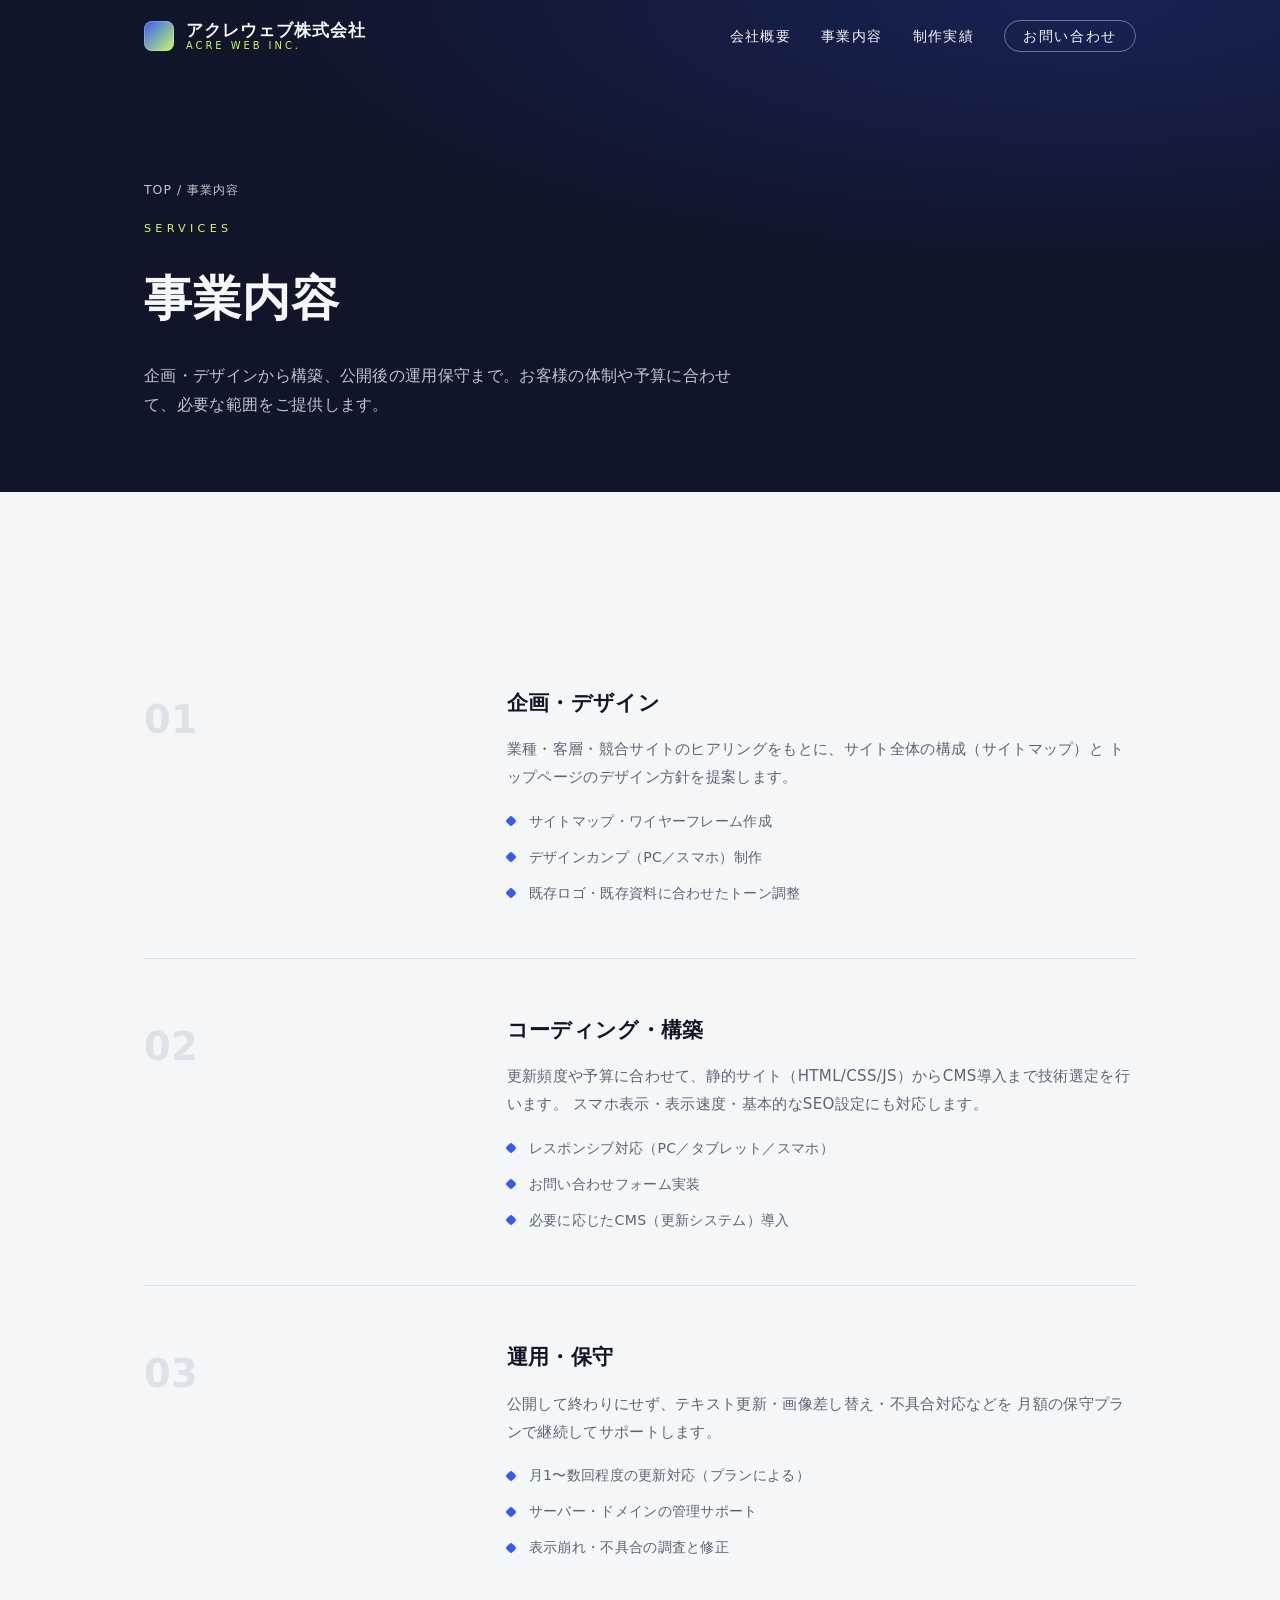
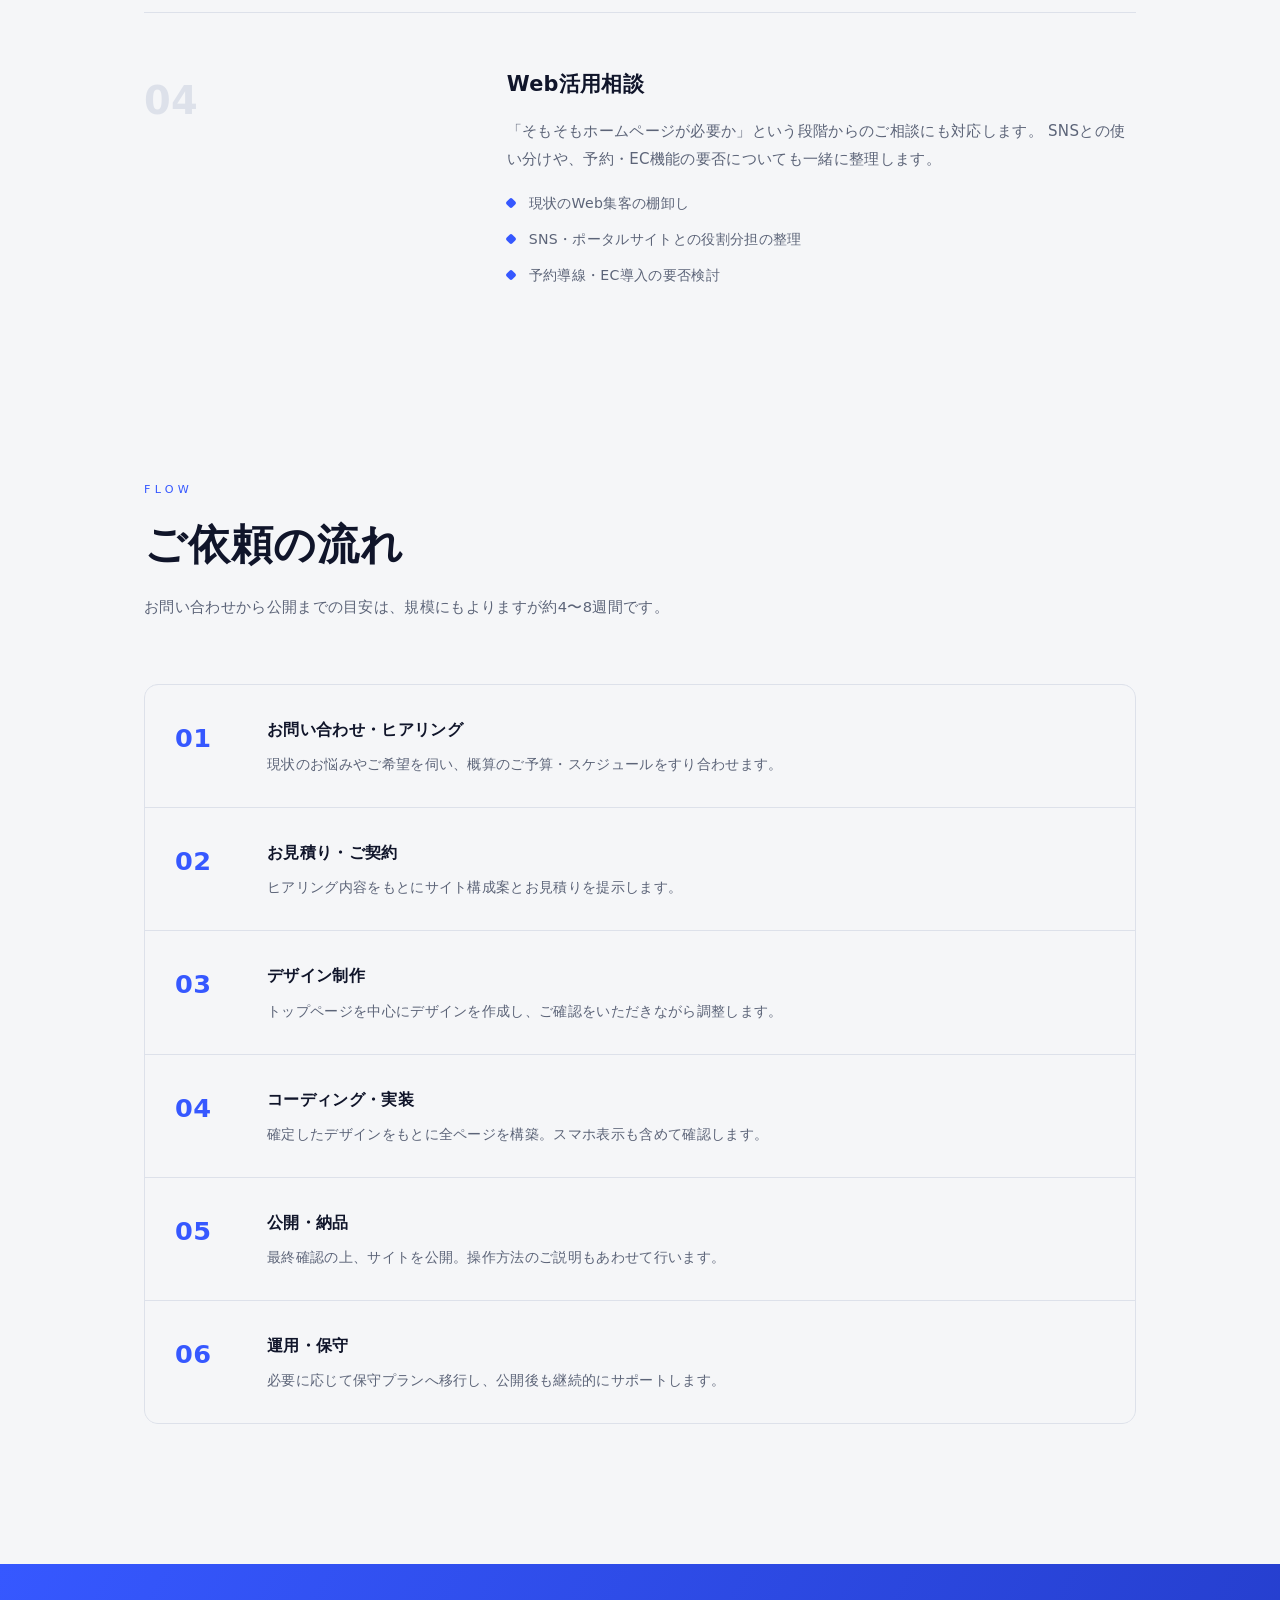
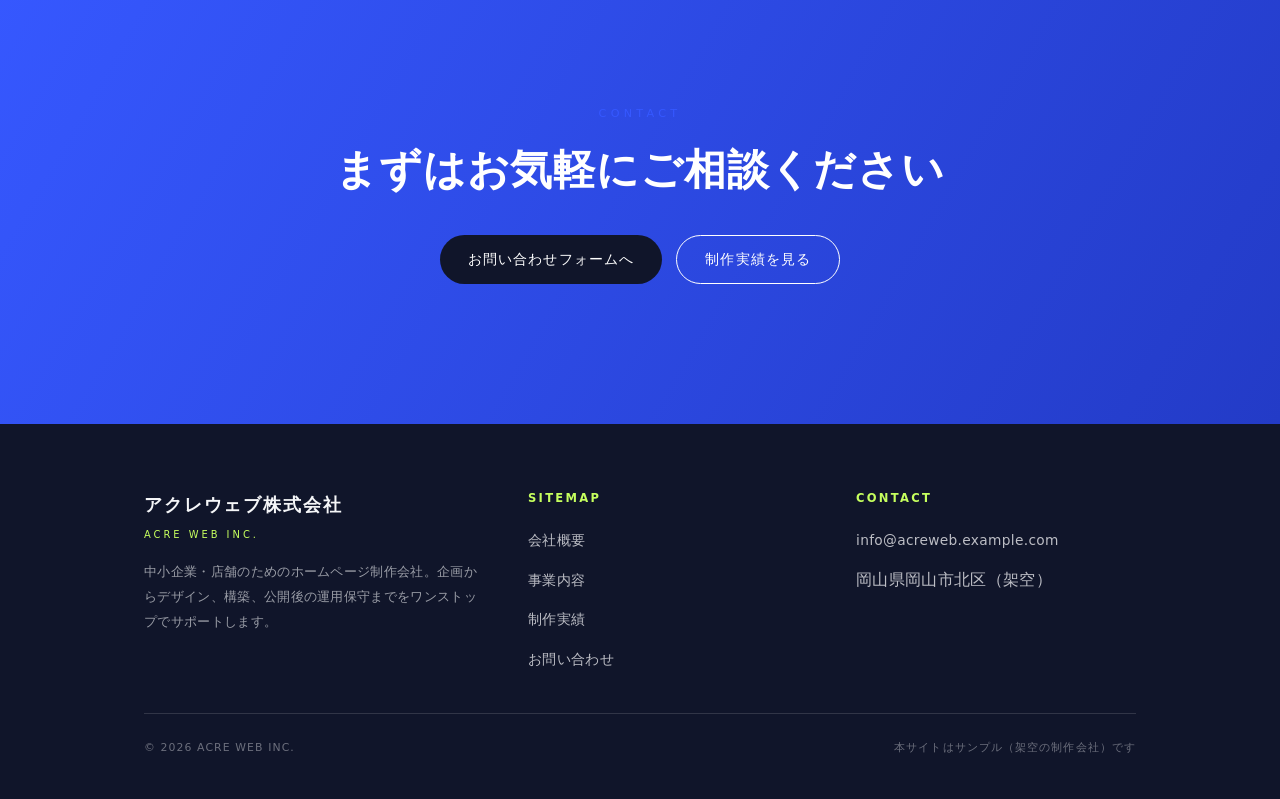
<file: services/index.html>
<!DOCTYPE html>
<html lang="ja">
<head>
<meta charset="UTF-8">
<meta name="viewport" content="width=device-width, initial-scale=1.0">
<title>事業内容 | アクレウェブ株式会社</title>
<meta name="description" content="アクレウェブ株式会社の事業内容。企画・デザインからコーディング、運用保守、Web活用相談まで、ホームページ制作をワンストップでご提供します。">
<link rel="stylesheet" href="../assets/css/style.css">
</head>
<body>

<a class="skip-link" href="#main">本文へスキップ</a>

<header class="site-header" id="siteHeader">
  <div class="wrap header-inner">
    <a class="brand" href="../index.html">
      <span class="brand-mark" aria-hidden="true"></span>
      <span class="brand-text">
        <span class="brand-ja">アクレウェブ株式会社</span>
        <span class="brand-en">ACRE WEB INC.</span>
      </span>
    </a>

    <button class="nav-toggle" id="navToggle" aria-expanded="false" aria-controls="siteNav" aria-label="メニューを開く">
      <span class="nav-toggle-bar"></span>
    </button>

    <nav class="site-nav" id="siteNav" aria-label="グローバルナビゲーション">
      <ul>
        <li><a href="../about/index.html">会社概要</a></li>
        <li><a href="../services/index.html">事業内容</a></li>
        <li><a href="../works/index.html">制作実績</a></li>
        <li><a href="../contact/index.html" class="nav-cta">お問い合わせ</a></li>
      </ul>
    </nav>
  </div>
</header>

<main id="main">

  <div class="page-head">
    <div class="wrap">
      <p class="breadcrumb"><a href="../index.html">TOP</a> / 事業内容</p>
      <p class="section-en">Services</p>
      <h1>事業内容</h1>
      <p>企画・デザインから構築、公開後の運用保守まで。お客様の体制や予算に合わせて、必要な範囲をご提供します。</p>
    </div>
  </div>

  <section class="section">
    <div class="wrap">

      <div class="service-detail">
        <span class="service-detail-no">01</span>
        <div>
          <h3>企画・デザイン</h3>
          <p>
            業種・客層・競合サイトのヒアリングをもとに、サイト全体の構成（サイトマップ）と
            トップページのデザイン方針を提案します。
          </p>
          <ul>
            <li>サイトマップ・ワイヤーフレーム作成</li>
            <li>デザインカンプ（PC／スマホ）制作</li>
            <li>既存ロゴ・既存資料に合わせたトーン調整</li>
          </ul>
        </div>
      </div>

      <div class="service-detail">
        <span class="service-detail-no">02</span>
        <div>
          <h3>コーディング・構築</h3>
          <p>
            更新頻度や予算に合わせて、静的サイト（HTML/CSS/JS）からCMS導入まで技術選定を行います。
            スマホ表示・表示速度・基本的なSEO設定にも対応します。
          </p>
          <ul>
            <li>レスポンシブ対応（PC／タブレット／スマホ）</li>
            <li>お問い合わせフォーム実装</li>
            <li>必要に応じたCMS（更新システム）導入</li>
          </ul>
        </div>
      </div>

      <div class="service-detail">
        <span class="service-detail-no">03</span>
        <div>
          <h3>運用・保守</h3>
          <p>
            公開して終わりにせず、テキスト更新・画像差し替え・不具合対応などを
            月額の保守プランで継続してサポートします。
          </p>
          <ul>
            <li>月1〜数回程度の更新対応（プランによる）</li>
            <li>サーバー・ドメインの管理サポート</li>
            <li>表示崩れ・不具合の調査と修正</li>
          </ul>
        </div>
      </div>

      <div class="service-detail">
        <span class="service-detail-no">04</span>
        <div>
          <h3>Web活用相談</h3>
          <p>
            「そもそもホームページが必要か」という段階からのご相談にも対応します。
            SNSとの使い分けや、予約・EC機能の要否についても一緒に整理します。
          </p>
          <ul>
            <li>現状のWeb集客の棚卸し</li>
            <li>SNS・ポータルサイトとの役割分担の整理</li>
            <li>予約導線・EC導入の要否検討</li>
          </ul>
        </div>
      </div>

    </div>
  </section>

  <section class="section section-strength" style="padding-top:0;">
    <div class="wrap">
      <div class="section-head">
        <p class="section-en">Flow</p>
        <h2 class="section-title">ご依頼の流れ</h2>
        <p class="section-sub">お問い合わせから公開までの目安は、規模にもよりますが約4〜8週間です。</p>
      </div>

      <div class="flow-list">
        <div class="flow-row">
          <span class="flow-step">01</span>
          <div>
            <h3>お問い合わせ・ヒアリング</h3>
            <p>現状のお悩みやご希望を伺い、概算のご予算・スケジュールをすり合わせます。</p>
          </div>
        </div>
        <div class="flow-row">
          <span class="flow-step">02</span>
          <div>
            <h3>お見積り・ご契約</h3>
            <p>ヒアリング内容をもとにサイト構成案とお見積りを提示します。</p>
          </div>
        </div>
        <div class="flow-row">
          <span class="flow-step">03</span>
          <div>
            <h3>デザイン制作</h3>
            <p>トップページを中心にデザインを作成し、ご確認をいただきながら調整します。</p>
          </div>
        </div>
        <div class="flow-row">
          <span class="flow-step">04</span>
          <div>
            <h3>コーディング・実装</h3>
            <p>確定したデザインをもとに全ページを構築。スマホ表示も含めて確認します。</p>
          </div>
        </div>
        <div class="flow-row">
          <span class="flow-step">05</span>
          <div>
            <h3>公開・納品</h3>
            <p>最終確認の上、サイトを公開。操作方法のご説明もあわせて行います。</p>
          </div>
        </div>
        <div class="flow-row">
          <span class="flow-step">06</span>
          <div>
            <h3>運用・保守</h3>
            <p>必要に応じて保守プランへ移行し、公開後も継続的にサポートします。</p>
          </div>
        </div>
      </div>
    </div>
  </section>

  <section class="section section-cta">
    <div class="wrap">
      <p class="section-en">Contact</p>
      <h2 class="section-title">まずはお気軽にご相談ください</h2>
      <div class="hero-actions">
        <a class="btn btn-primary" href="../contact/index.html">お問い合わせフォームへ</a>
        <a class="btn btn-ghost" href="../works/index.html">制作実績を見る</a>
      </div>
    </div>
  </section>

</main>

<footer class="site-footer">
  <div class="wrap">
    <div class="footer-grid">
      <div class="footer-brand">
        <span class="brand-ja">アクレウェブ株式会社</span>
        <span class="brand-en">ACRE WEB INC.</span>
        <p>中小企業・店舗のためのホームページ制作会社。企画からデザイン、構築、公開後の運用保守までをワンストップでサポートします。</p>
      </div>
      <div class="footer-col">
        <h4>SITEMAP</h4>
        <ul>
          <li><a href="../about/index.html">会社概要</a></li>
          <li><a href="../services/index.html">事業内容</a></li>
          <li><a href="../works/index.html">制作実績</a></li>
          <li><a href="../contact/index.html">お問い合わせ</a></li>
        </ul>
      </div>
      <div class="footer-col">
        <h4>CONTACT</h4>
        <ul>
          <li><a href="mailto:info@acreweb.example.com">info@acreweb.example.com</a></li>
          <li>岡山県岡山市北区（架空）</li>
        </ul>
      </div>
    </div>
    <div class="footer-bottom">
      <span>&copy; <span id="year">2026</span> ACRE WEB INC.</span>
      <span>本サイトはサンプル（架空の制作会社）です</span>
    </div>
  </div>
</footer>

<script src="../assets/js/main.js"></script>
</body>
</html>
</file>
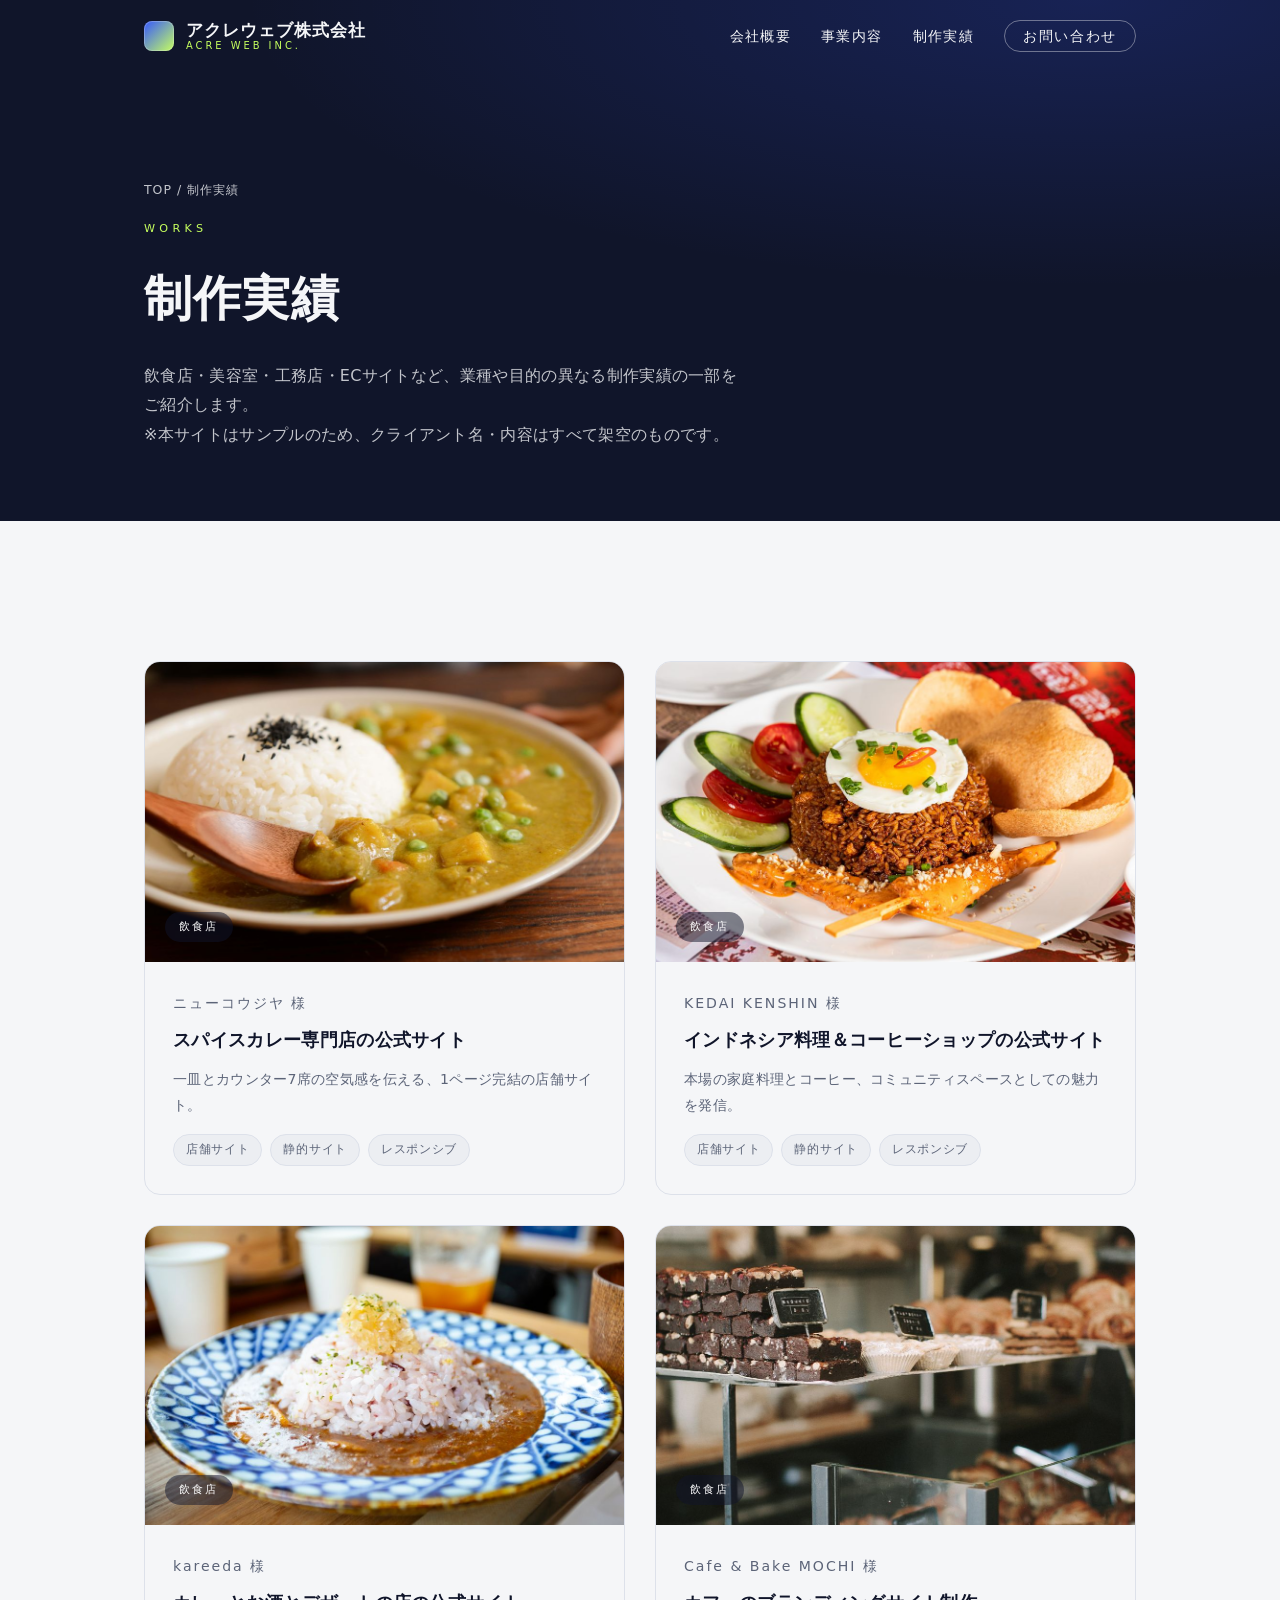
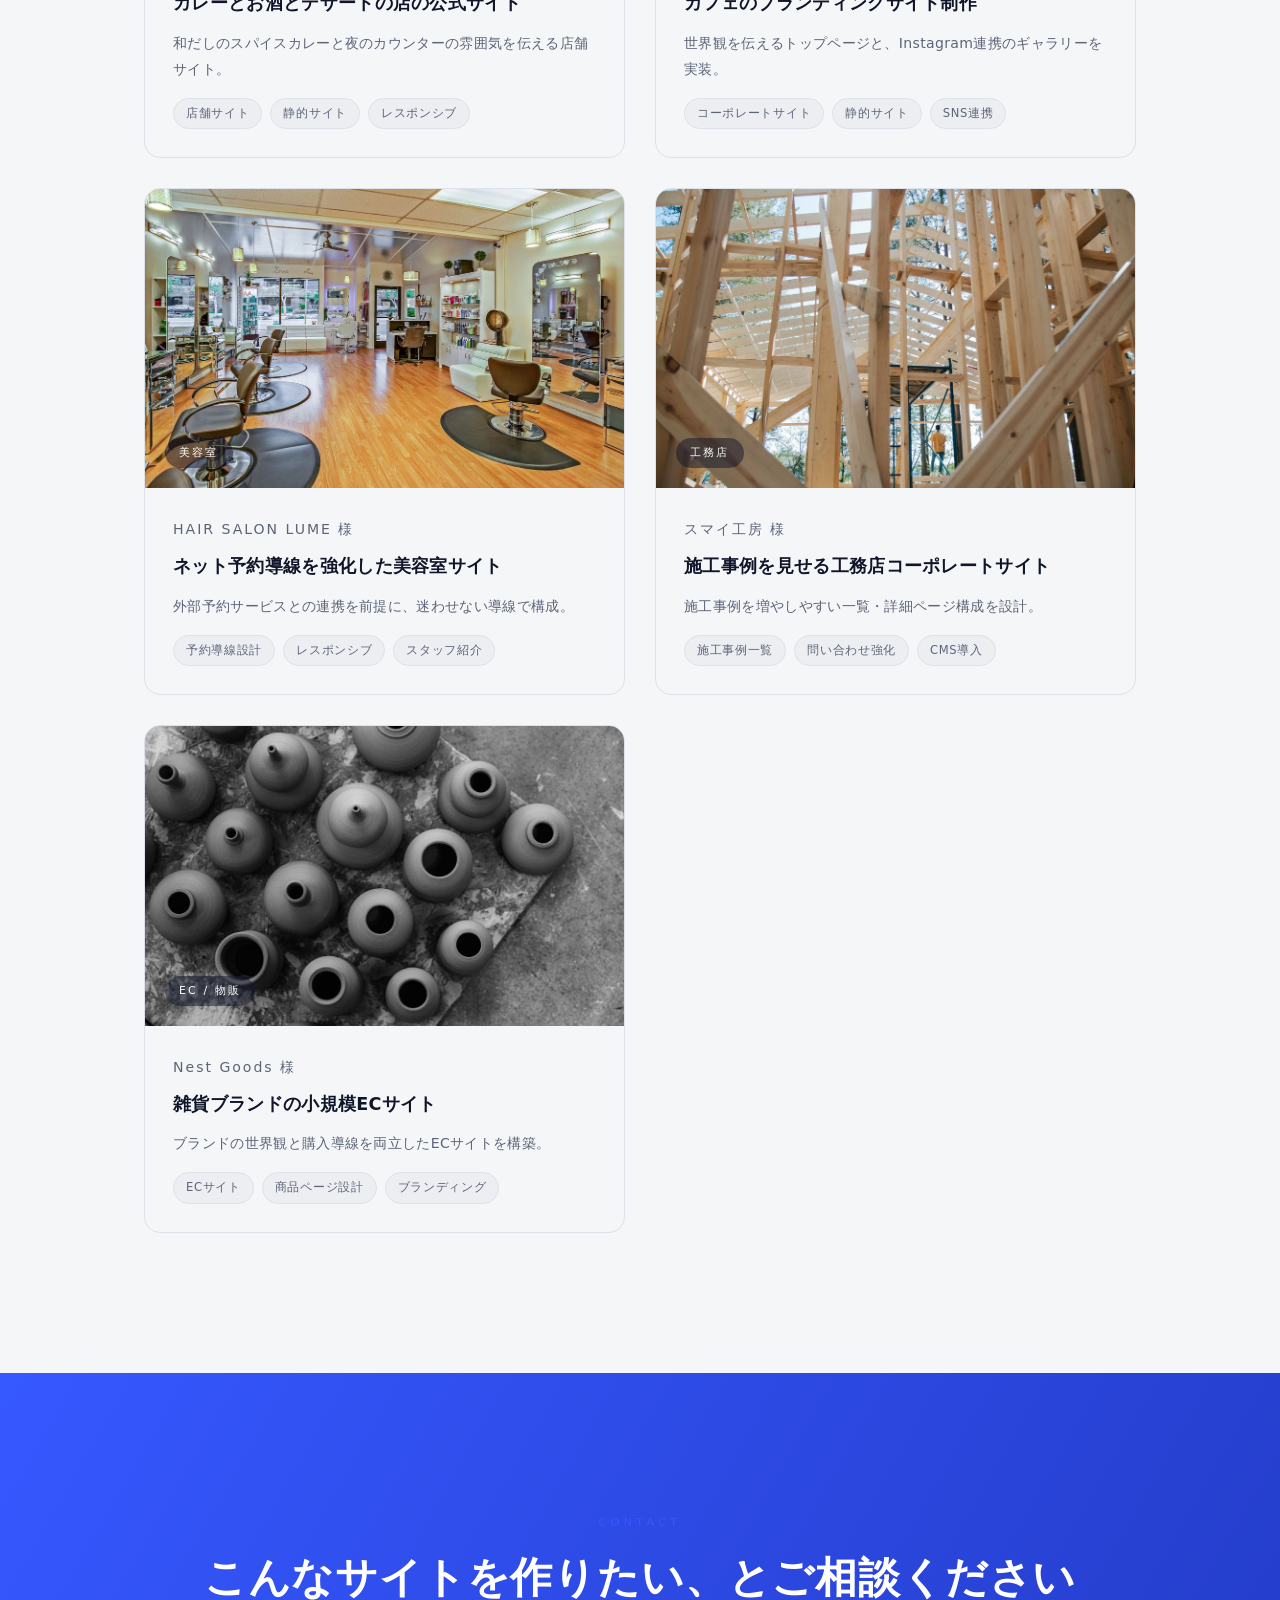
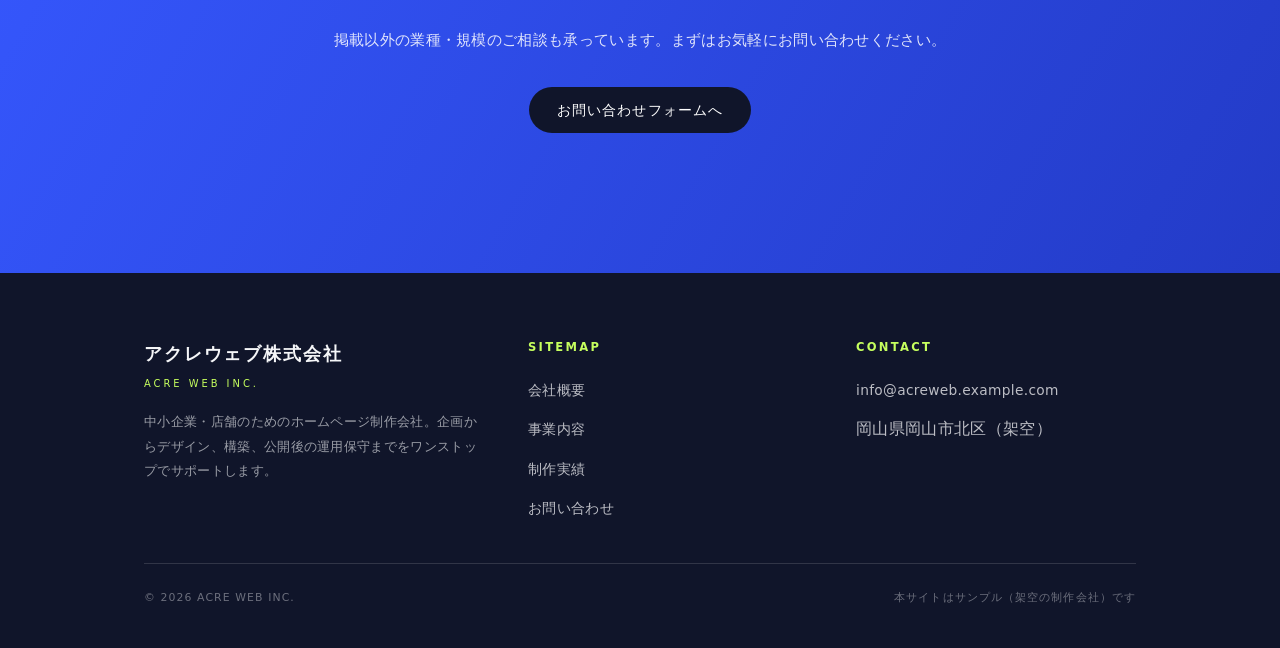
<file: works/index.html>
<!DOCTYPE html>
<html lang="ja">
<head>
<meta charset="UTF-8">
<meta name="viewport" content="width=device-width, initial-scale=1.0">
<title>制作実績 | アクレウェブ株式会社</title>
<meta name="description" content="アクレウェブ株式会社の制作実績一覧。飲食店・美容室・工務店・ECサイトなど、業種の異なるホームページ制作事例をご紹介します。">
<link rel="stylesheet" href="../assets/css/style.css">
</head>
<body>

<a class="skip-link" href="#main">本文へスキップ</a>

<header class="site-header" id="siteHeader">
  <div class="wrap header-inner">
    <a class="brand" href="../index.html">
      <span class="brand-mark" aria-hidden="true"></span>
      <span class="brand-text">
        <span class="brand-ja">アクレウェブ株式会社</span>
        <span class="brand-en">ACRE WEB INC.</span>
      </span>
    </a>

    <button class="nav-toggle" id="navToggle" aria-expanded="false" aria-controls="siteNav" aria-label="メニューを開く">
      <span class="nav-toggle-bar"></span>
    </button>

    <nav class="site-nav" id="siteNav" aria-label="グローバルナビゲーション">
      <ul>
        <li><a href="../about/index.html">会社概要</a></li>
        <li><a href="../services/index.html">事業内容</a></li>
        <li><a href="../works/index.html">制作実績</a></li>
        <li><a href="../contact/index.html" class="nav-cta">お問い合わせ</a></li>
      </ul>
    </nav>
  </div>
</header>

<main id="main">

  <div class="page-head">
    <div class="wrap">
      <p class="breadcrumb"><a href="../index.html">TOP</a> / 制作実績</p>
      <p class="section-en">Works</p>
      <h1>制作実績</h1>
      <p>飲食店・美容室・工務店・ECサイトなど、業種や目的の異なる制作実績の一部をご紹介します。<br>
      ※本サイトはサンプルのため、クライアント名・内容はすべて架空のものです。</p>
    </div>
  </div>

  <section class="section">
    <div class="wrap">
      <div class="works-grid">

        <a class="work-card" href="../new-kojiya/index.html">
          <div class="work-thumb work-thumb-kojiya"><span class="work-thumb-cat">飲食店</span></div>
          <div class="work-body">
            <p class="work-client">ニューコウジヤ 様</p>
            <h3>スパイスカレー専門店の公式サイト</h3>
            <p>一皿とカウンター7席の空気感を伝える、1ページ完結の店舗サイト。</p>
            <ul class="work-tags">
              <li>店舗サイト</li>
              <li>静的サイト</li>
              <li>レスポンシブ</li>
            </ul>
          </div>
        </a>

        <a class="work-card" href="../kedai-kenshin/index.html">
          <div class="work-thumb work-thumb-kenshin"><span class="work-thumb-cat">飲食店</span></div>
          <div class="work-body">
            <p class="work-client">KEDAI KENSHIN 様</p>
            <h3>インドネシア料理＆コーヒーショップの公式サイト</h3>
            <p>本場の家庭料理とコーヒー、コミュニティスペースとしての魅力を発信。</p>
            <ul class="work-tags">
              <li>店舗サイト</li>
              <li>静的サイト</li>
              <li>レスポンシブ</li>
            </ul>
          </div>
        </a>

        <a class="work-card" href="../kareeda/index.html">
          <div class="work-thumb work-thumb-kareeda"><span class="work-thumb-cat">飲食店</span></div>
          <div class="work-body">
            <p class="work-client">kareeda 様</p>
            <h3>カレーとお酒とデザートの店の公式サイト</h3>
            <p>和だしのスパイスカレーと夜のカウンターの雰囲気を伝える店舗サイト。</p>
            <ul class="work-tags">
              <li>店舗サイト</li>
              <li>静的サイト</li>
              <li>レスポンシブ</li>
            </ul>
          </div>
        </a>

        <a class="work-card" href="work-01/index.html">
          <div class="work-thumb work-thumb-01"><span class="work-thumb-cat">飲食店</span></div>
          <div class="work-body">
            <p class="work-client">Cafe &amp; Bake MOCHI 様</p>
            <h3>カフェのブランディングサイト制作</h3>
            <p>世界観を伝えるトップページと、Instagram連携のギャラリーを実装。</p>
            <ul class="work-tags">
              <li>コーポレートサイト</li>
              <li>静的サイト</li>
              <li>SNS連携</li>
            </ul>
          </div>
        </a>

        <a class="work-card" href="work-02/index.html">
          <div class="work-thumb work-thumb-02"><span class="work-thumb-cat">美容室</span></div>
          <div class="work-body">
            <p class="work-client">HAIR SALON LUME 様</p>
            <h3>ネット予約導線を強化した美容室サイト</h3>
            <p>外部予約サービスとの連携を前提に、迷わせない導線で構成。</p>
            <ul class="work-tags">
              <li>予約導線設計</li>
              <li>レスポンシブ</li>
              <li>スタッフ紹介</li>
            </ul>
          </div>
        </a>

        <a class="work-card" href="work-03/index.html">
          <div class="work-thumb work-thumb-03"><span class="work-thumb-cat">工務店</span></div>
          <div class="work-body">
            <p class="work-client">スマイ工房 様</p>
            <h3>施工事例を見せる工務店コーポレートサイト</h3>
            <p>施工事例を増やしやすい一覧・詳細ページ構成を設計。</p>
            <ul class="work-tags">
              <li>施工事例一覧</li>
              <li>問い合わせ強化</li>
              <li>CMS導入</li>
            </ul>
          </div>
        </a>

        <a class="work-card" href="work-04/index.html">
          <div class="work-thumb work-thumb-04"><span class="work-thumb-cat">EC / 物販</span></div>
          <div class="work-body">
            <p class="work-client">Nest Goods 様</p>
            <h3>雑貨ブランドの小規模ECサイト</h3>
            <p>ブランドの世界観と購入導線を両立したECサイトを構築。</p>
            <ul class="work-tags">
              <li>ECサイト</li>
              <li>商品ページ設計</li>
              <li>ブランディング</li>
            </ul>
          </div>
        </a>

      </div>
    </div>
  </section>

  <section class="section section-cta">
    <div class="wrap">
      <p class="section-en">Contact</p>
      <h2 class="section-title">こんなサイトを作りたい、とご相談ください</h2>
      <p class="section-sub">掲載以外の業種・規模のご相談も承っています。まずはお気軽にお問い合わせください。</p>
      <div class="hero-actions">
        <a class="btn btn-primary" href="../contact/index.html">お問い合わせフォームへ</a>
      </div>
    </div>
  </section>

</main>

<footer class="site-footer">
  <div class="wrap">
    <div class="footer-grid">
      <div class="footer-brand">
        <span class="brand-ja">アクレウェブ株式会社</span>
        <span class="brand-en">ACRE WEB INC.</span>
        <p>中小企業・店舗のためのホームページ制作会社。企画からデザイン、構築、公開後の運用保守までをワンストップでサポートします。</p>
      </div>
      <div class="footer-col">
        <h4>SITEMAP</h4>
        <ul>
          <li><a href="../about/index.html">会社概要</a></li>
          <li><a href="../services/index.html">事業内容</a></li>
          <li><a href="../works/index.html">制作実績</a></li>
          <li><a href="../contact/index.html">お問い合わせ</a></li>
        </ul>
      </div>
      <div class="footer-col">
        <h4>CONTACT</h4>
        <ul>
          <li><a href="mailto:info@acreweb.example.com">info@acreweb.example.com</a></li>
          <li>岡山県岡山市北区（架空）</li>
        </ul>
      </div>
    </div>
    <div class="footer-bottom">
      <span>&copy; <span id="year">2026</span> ACRE WEB INC.</span>
      <span>本サイトはサンプル（架空の制作会社）です</span>
    </div>
  </div>
</footer>

<script src="../assets/js/main.js"></script>
</body>
</html>
</file>
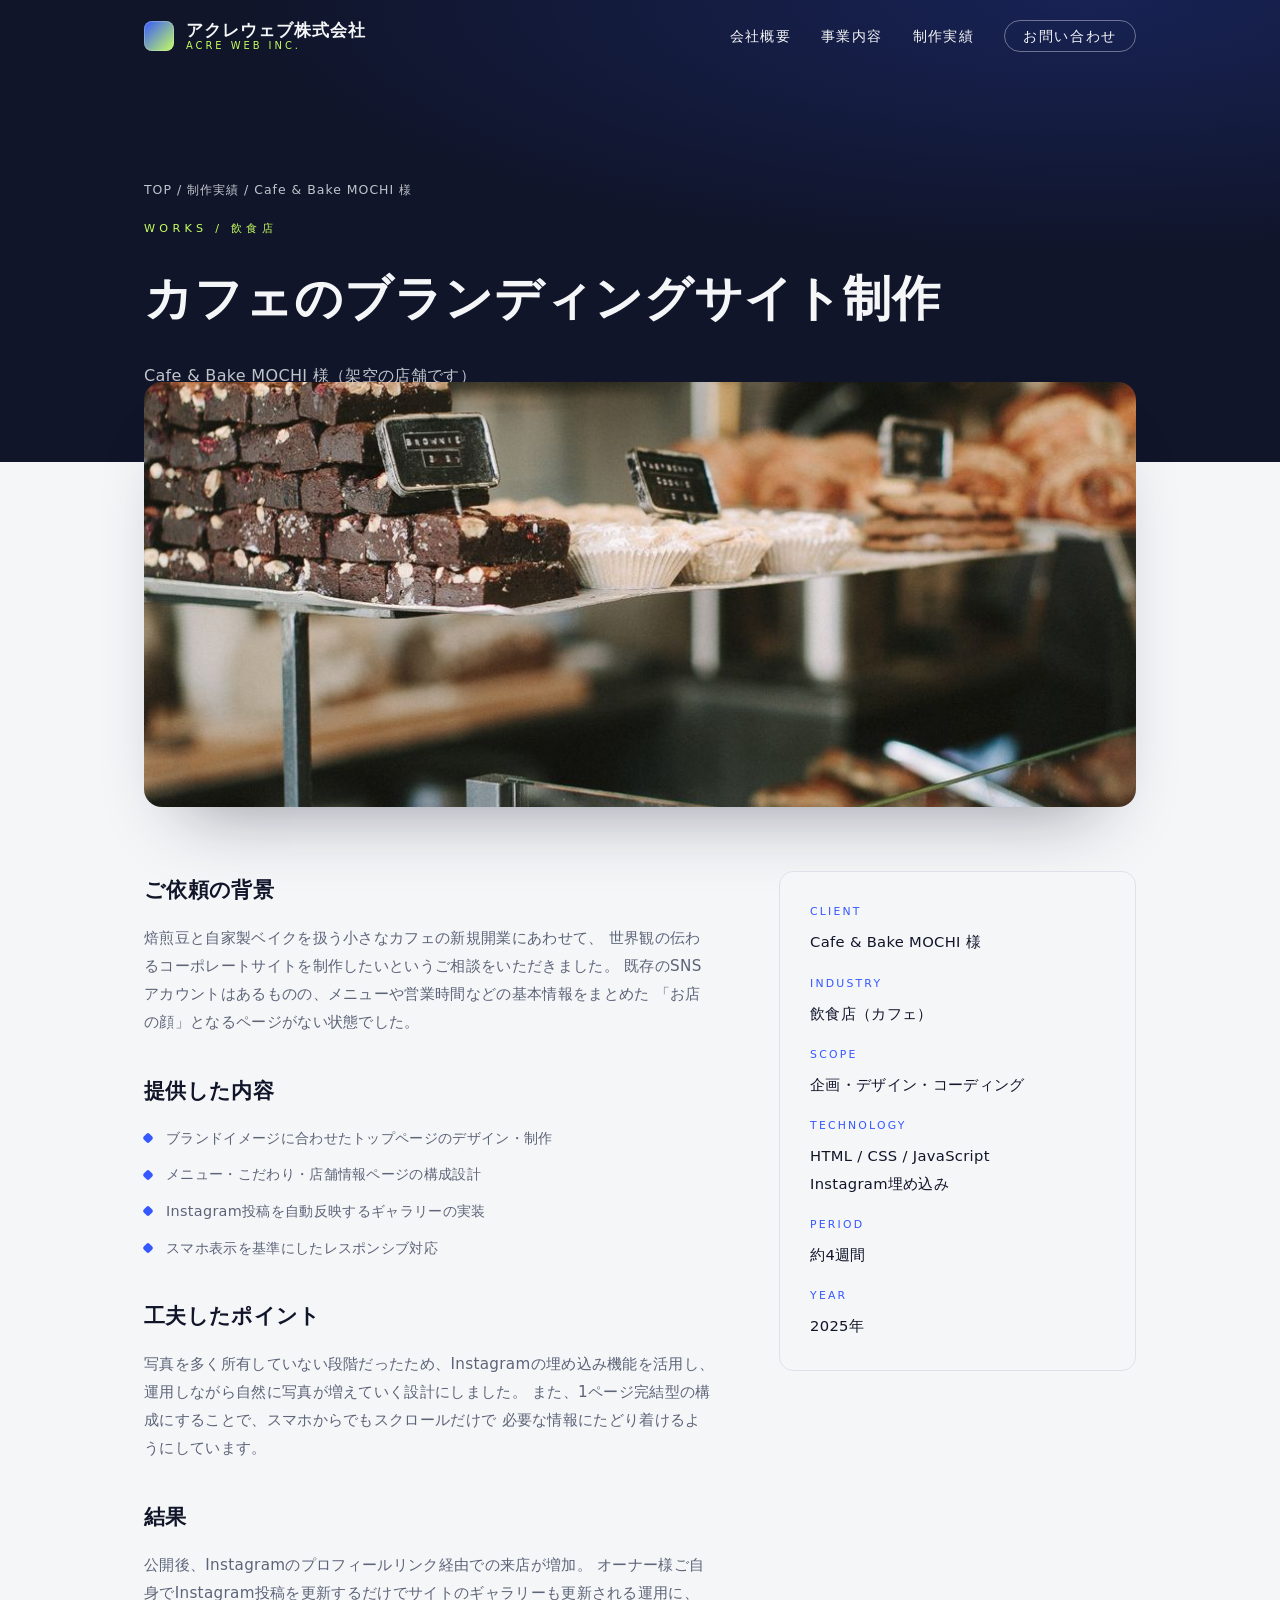
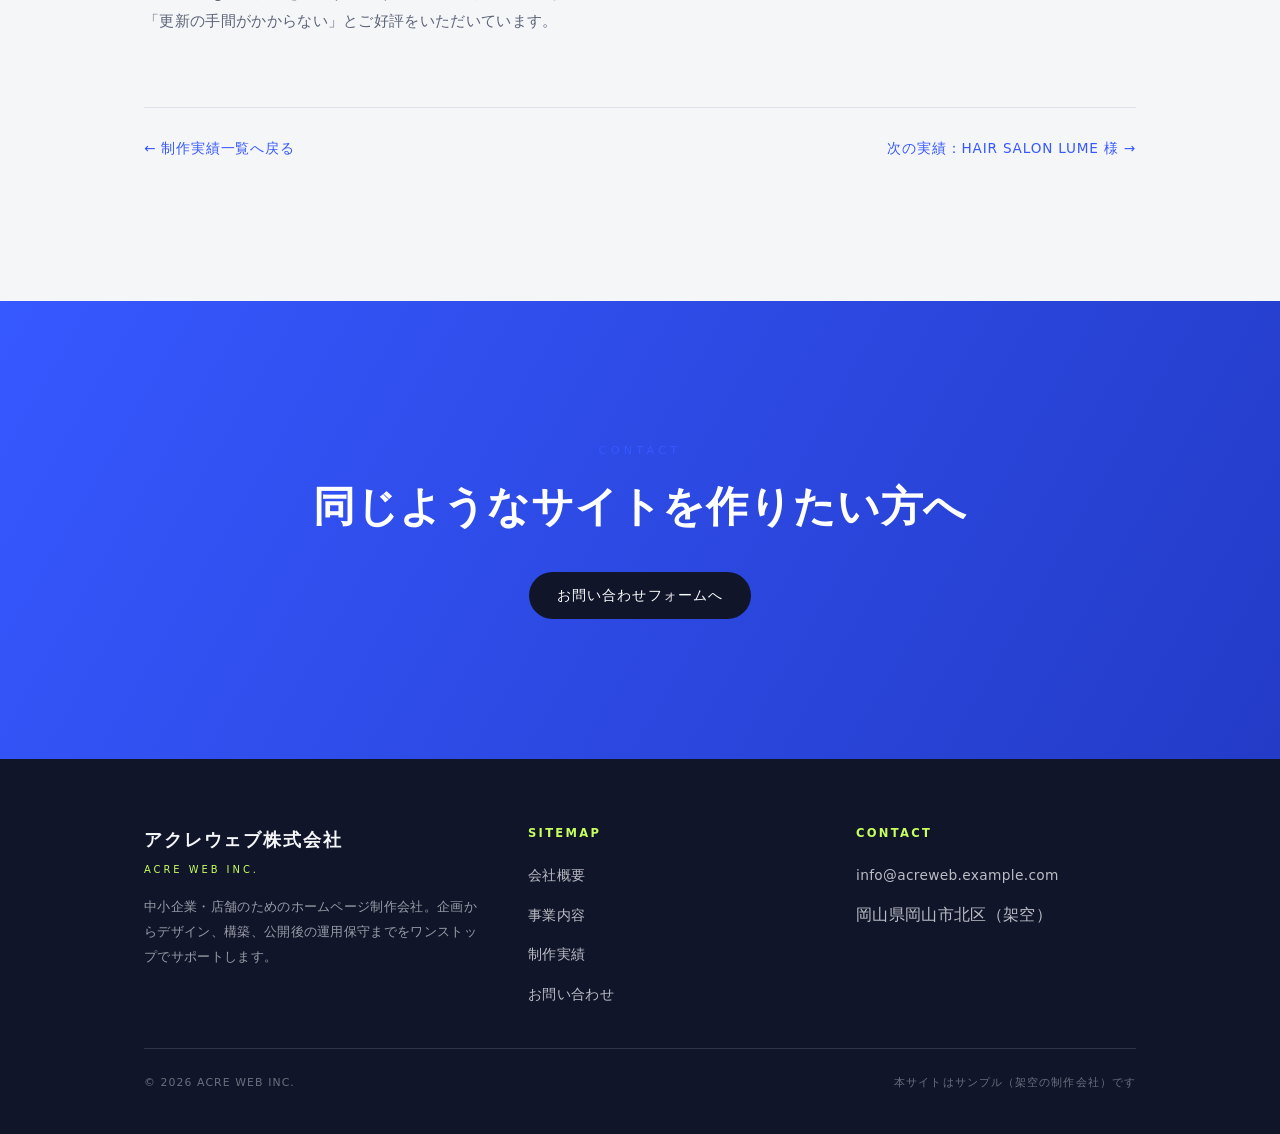
<file: works/work-01/index.html>
<!DOCTYPE html>
<html lang="ja">
<head>
<meta charset="UTF-8">
<meta name="viewport" content="width=device-width, initial-scale=1.0">
<title>Cafe &amp; Bake MOCHI 様｜制作実績 | アクレウェブ株式会社</title>
<meta name="description" content="カフェのブランディングサイト制作事例。世界観を伝えるトップページとInstagram連携のギャラリーを実装しました。">
<link rel="stylesheet" href="../../assets/css/style.css">
</head>
<body>

<a class="skip-link" href="#main">本文へスキップ</a>

<header class="site-header" id="siteHeader">
  <div class="wrap header-inner">
    <a class="brand" href="../../index.html">
      <span class="brand-mark" aria-hidden="true"></span>
      <span class="brand-text">
        <span class="brand-ja">アクレウェブ株式会社</span>
        <span class="brand-en">ACRE WEB INC.</span>
      </span>
    </a>

    <button class="nav-toggle" id="navToggle" aria-expanded="false" aria-controls="siteNav" aria-label="メニューを開く">
      <span class="nav-toggle-bar"></span>
    </button>

    <nav class="site-nav" id="siteNav" aria-label="グローバルナビゲーション">
      <ul>
        <li><a href="../../about/index.html">会社概要</a></li>
        <li><a href="../../services/index.html">事業内容</a></li>
        <li><a href="../../works/index.html">制作実績</a></li>
        <li><a href="../../contact/index.html" class="nav-cta">お問い合わせ</a></li>
      </ul>
    </nav>
  </div>
</header>

<main id="main">

  <div class="page-head">
    <div class="wrap">
      <p class="breadcrumb"><a href="../../index.html">TOP</a> / <a href="../index.html">制作実績</a> / Cafe &amp; Bake MOCHI 様</p>
      <p class="section-en">Works / 飲食店</p>
      <h1>カフェのブランディングサイト制作</h1>
      <p>Cafe &amp; Bake MOCHI 様（架空の店舗です）</p>
    </div>
  </div>

  <section class="section" style="padding-top:0;">
    <div class="wrap">

      <div class="work-hero work-thumb work-thumb-01"></div>

      <div class="work-detail-grid">
        <div class="work-detail-body">
          <h2>ご依頼の背景</h2>
          <p>
            焙煎豆と自家製ベイクを扱う小さなカフェの新規開業にあわせて、
            世界観の伝わるコーポレートサイトを制作したいというご相談をいただきました。
            既存のSNSアカウントはあるものの、メニューや営業時間などの基本情報をまとめた
            「お店の顔」となるページがない状態でした。
          </p>

          <h2>提供した内容</h2>
          <ul>
            <li>ブランドイメージに合わせたトップページのデザイン・制作</li>
            <li>メニュー・こだわり・店舗情報ページの構成設計</li>
            <li>Instagram投稿を自動反映するギャラリーの実装</li>
            <li>スマホ表示を基準にしたレスポンシブ対応</li>
          </ul>

          <h2>工夫したポイント</h2>
          <p>
            写真を多く所有していない段階だったため、Instagramの埋め込み機能を活用し、
            運用しながら自然に写真が増えていく設計にしました。
            また、1ページ完結型の構成にすることで、スマホからでもスクロールだけで
            必要な情報にたどり着けるようにしています。
          </p>

          <h2>結果</h2>
          <p>
            公開後、Instagramのプロフィールリンク経由での来店が増加。
            オーナー様ご自身でInstagram投稿を更新するだけでサイトのギャラリーも更新される運用に、
            「更新の手間がかからない」とご好評をいただいています。
          </p>
        </div>

        <aside class="work-spec">
          <dl>
            <div class="spec-row">
              <dt>CLIENT</dt>
              <dd>Cafe &amp; Bake MOCHI 様</dd>
            </div>
            <div class="spec-row">
              <dt>INDUSTRY</dt>
              <dd>飲食店（カフェ）</dd>
            </div>
            <div class="spec-row">
              <dt>SCOPE</dt>
              <dd>企画・デザイン・コーディング</dd>
            </div>
            <div class="spec-row">
              <dt>TECHNOLOGY</dt>
              <dd>HTML / CSS / JavaScript<br>Instagram埋め込み</dd>
            </div>
            <div class="spec-row">
              <dt>PERIOD</dt>
              <dd>約4週間</dd>
            </div>
            <div class="spec-row">
              <dt>YEAR</dt>
              <dd>2025年</dd>
            </div>
          </dl>
        </aside>
      </div>

      <div class="work-nav">
        <a href="../index.html">← 制作実績一覧へ戻る</a>
        <a href="../work-02/index.html">次の実績：HAIR SALON LUME 様 →</a>
      </div>

    </div>
  </section>

  <section class="section section-cta">
    <div class="wrap">
      <p class="section-en">Contact</p>
      <h2 class="section-title">同じようなサイトを作りたい方へ</h2>
      <div class="hero-actions">
        <a class="btn btn-primary" href="../../contact/index.html">お問い合わせフォームへ</a>
      </div>
    </div>
  </section>

</main>

<footer class="site-footer">
  <div class="wrap">
    <div class="footer-grid">
      <div class="footer-brand">
        <span class="brand-ja">アクレウェブ株式会社</span>
        <span class="brand-en">ACRE WEB INC.</span>
        <p>中小企業・店舗のためのホームページ制作会社。企画からデザイン、構築、公開後の運用保守までをワンストップでサポートします。</p>
      </div>
      <div class="footer-col">
        <h4>SITEMAP</h4>
        <ul>
          <li><a href="../../about/index.html">会社概要</a></li>
          <li><a href="../../services/index.html">事業内容</a></li>
          <li><a href="../../works/index.html">制作実績</a></li>
          <li><a href="../../contact/index.html">お問い合わせ</a></li>
        </ul>
      </div>
      <div class="footer-col">
        <h4>CONTACT</h4>
        <ul>
          <li><a href="mailto:info@acreweb.example.com">info@acreweb.example.com</a></li>
          <li>岡山県岡山市北区（架空）</li>
        </ul>
      </div>
    </div>
    <div class="footer-bottom">
      <span>&copy; <span id="year">2026</span> ACRE WEB INC.</span>
      <span>本サイトはサンプル（架空の制作会社）です</span>
    </div>
  </div>
</footer>

<script src="../../assets/js/main.js"></script>
</body>
</html>
</file>
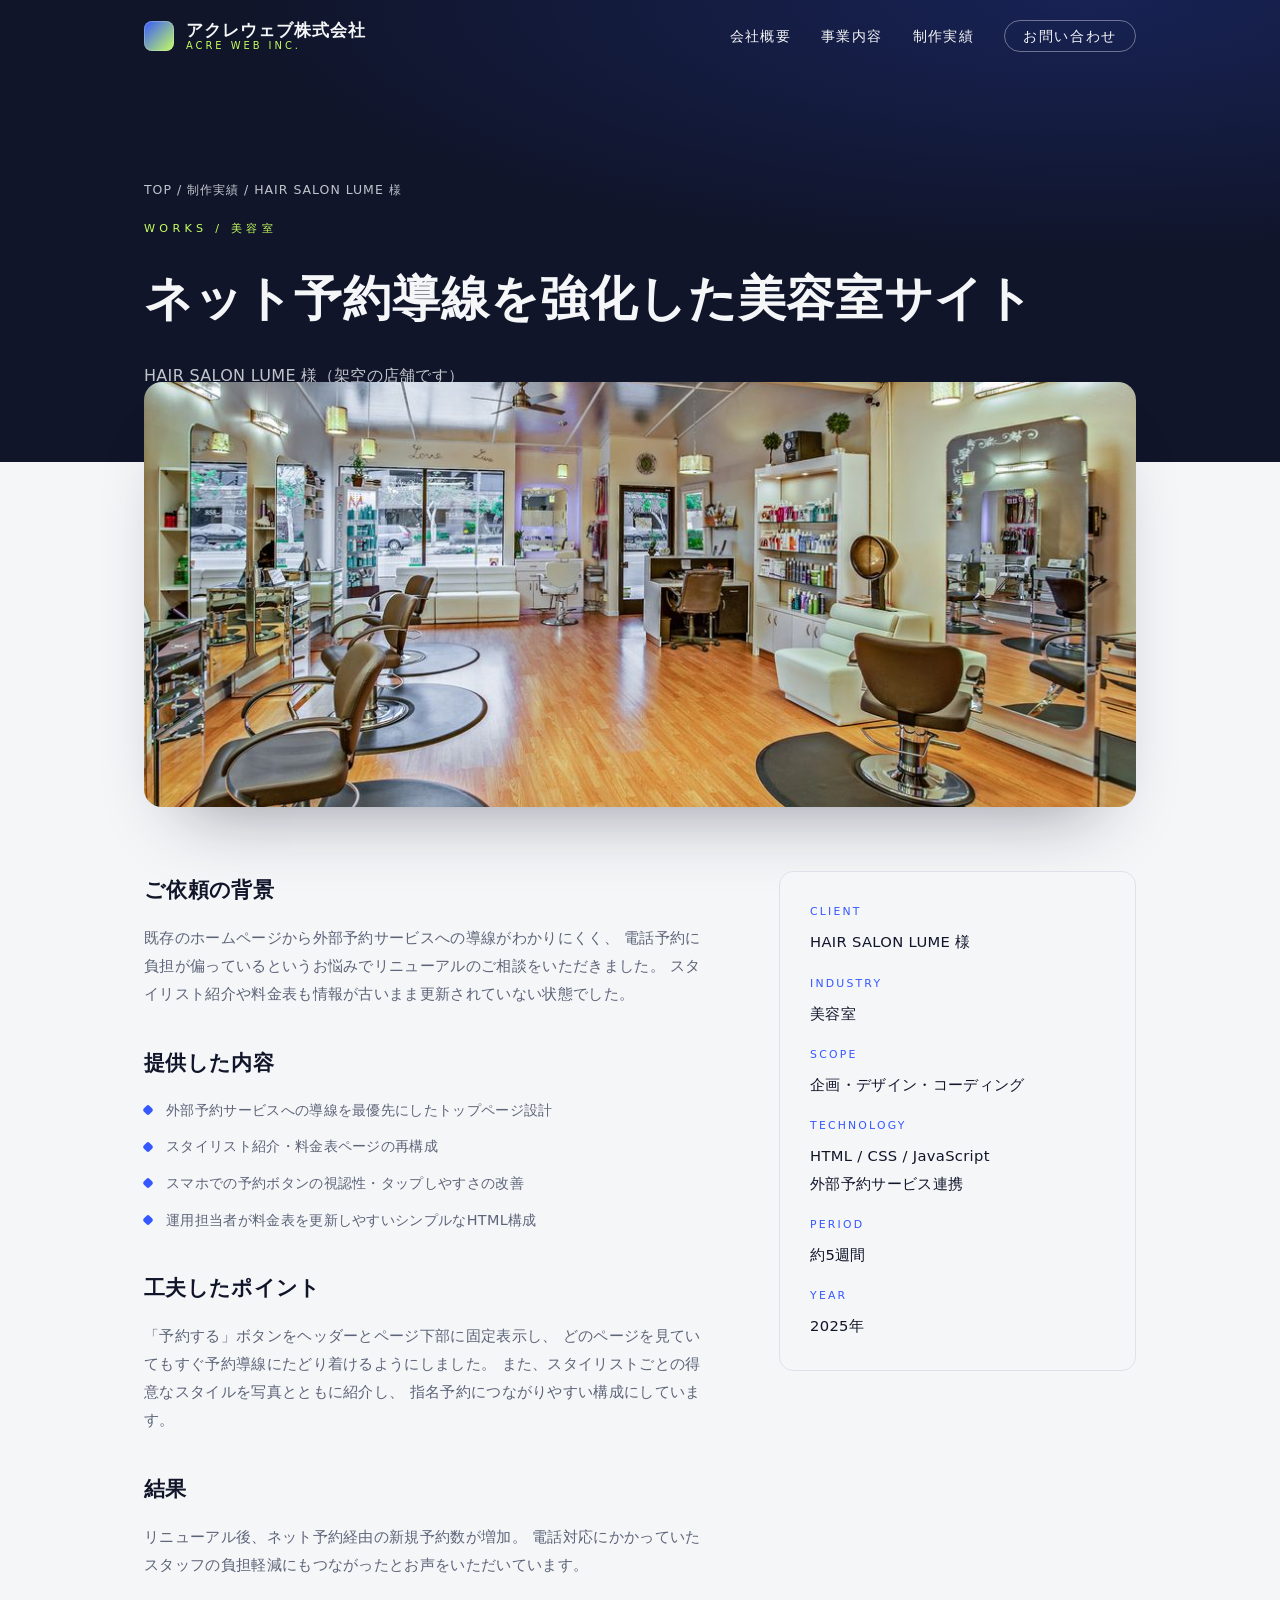
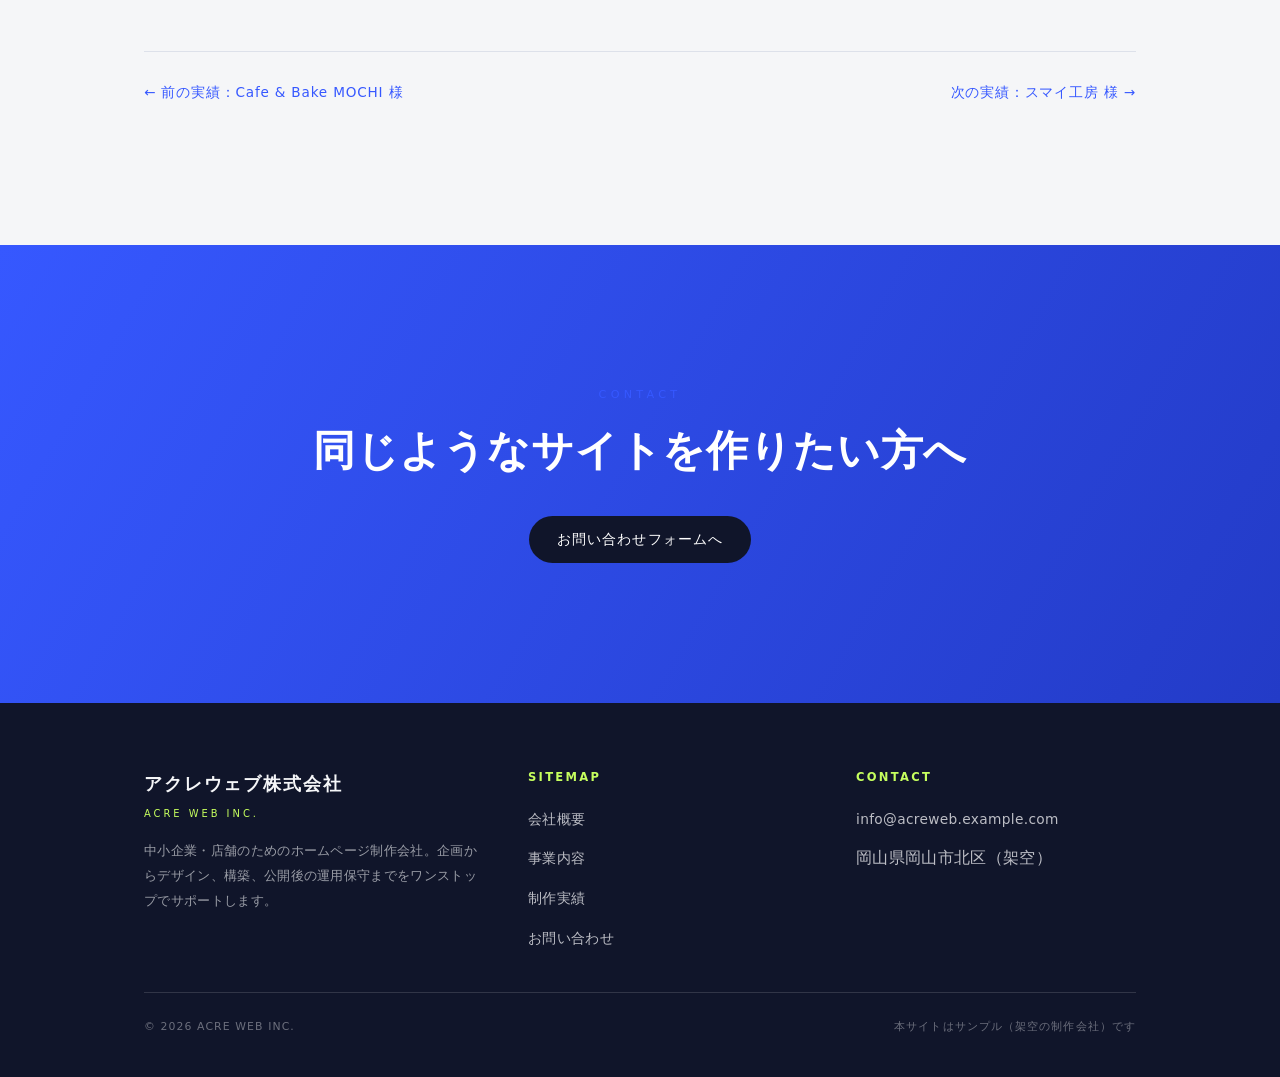
<file: works/work-02/index.html>
<!DOCTYPE html>
<html lang="ja">
<head>
<meta charset="UTF-8">
<meta name="viewport" content="width=device-width, initial-scale=1.0">
<title>HAIR SALON LUME 様｜制作実績 | アクレウェブ株式会社</title>
<meta name="description" content="美容室のネット予約導線を強化したコーポレートサイト制作事例。">
<link rel="stylesheet" href="../../assets/css/style.css">
</head>
<body>

<a class="skip-link" href="#main">本文へスキップ</a>

<header class="site-header" id="siteHeader">
  <div class="wrap header-inner">
    <a class="brand" href="../../index.html">
      <span class="brand-mark" aria-hidden="true"></span>
      <span class="brand-text">
        <span class="brand-ja">アクレウェブ株式会社</span>
        <span class="brand-en">ACRE WEB INC.</span>
      </span>
    </a>

    <button class="nav-toggle" id="navToggle" aria-expanded="false" aria-controls="siteNav" aria-label="メニューを開く">
      <span class="nav-toggle-bar"></span>
    </button>

    <nav class="site-nav" id="siteNav" aria-label="グローバルナビゲーション">
      <ul>
        <li><a href="../../about/index.html">会社概要</a></li>
        <li><a href="../../services/index.html">事業内容</a></li>
        <li><a href="../../works/index.html">制作実績</a></li>
        <li><a href="../../contact/index.html" class="nav-cta">お問い合わせ</a></li>
      </ul>
    </nav>
  </div>
</header>

<main id="main">

  <div class="page-head">
    <div class="wrap">
      <p class="breadcrumb"><a href="../../index.html">TOP</a> / <a href="../index.html">制作実績</a> / HAIR SALON LUME 様</p>
      <p class="section-en">Works / 美容室</p>
      <h1>ネット予約導線を強化した美容室サイト</h1>
      <p>HAIR SALON LUME 様（架空の店舗です）</p>
    </div>
  </div>

  <section class="section" style="padding-top:0;">
    <div class="wrap">

      <div class="work-hero work-thumb work-thumb-02"></div>

      <div class="work-detail-grid">
        <div class="work-detail-body">
          <h2>ご依頼の背景</h2>
          <p>
            既存のホームページから外部予約サービスへの導線がわかりにくく、
            電話予約に負担が偏っているというお悩みでリニューアルのご相談をいただきました。
            スタイリスト紹介や料金表も情報が古いまま更新されていない状態でした。
          </p>

          <h2>提供した内容</h2>
          <ul>
            <li>外部予約サービスへの導線を最優先にしたトップページ設計</li>
            <li>スタイリスト紹介・料金表ページの再構成</li>
            <li>スマホでの予約ボタンの視認性・タップしやすさの改善</li>
            <li>運用担当者が料金表を更新しやすいシンプルなHTML構成</li>
          </ul>

          <h2>工夫したポイント</h2>
          <p>
            「予約する」ボタンをヘッダーとページ下部に固定表示し、
            どのページを見ていてもすぐ予約導線にたどり着けるようにしました。
            また、スタイリストごとの得意なスタイルを写真とともに紹介し、
            指名予約につながりやすい構成にしています。
          </p>

          <h2>結果</h2>
          <p>
            リニューアル後、ネット予約経由の新規予約数が増加。
            電話対応にかかっていたスタッフの負担軽減にもつながったとお声をいただいています。
          </p>
        </div>

        <aside class="work-spec">
          <dl>
            <div class="spec-row">
              <dt>CLIENT</dt>
              <dd>HAIR SALON LUME 様</dd>
            </div>
            <div class="spec-row">
              <dt>INDUSTRY</dt>
              <dd>美容室</dd>
            </div>
            <div class="spec-row">
              <dt>SCOPE</dt>
              <dd>企画・デザイン・コーディング</dd>
            </div>
            <div class="spec-row">
              <dt>TECHNOLOGY</dt>
              <dd>HTML / CSS / JavaScript<br>外部予約サービス連携</dd>
            </div>
            <div class="spec-row">
              <dt>PERIOD</dt>
              <dd>約5週間</dd>
            </div>
            <div class="spec-row">
              <dt>YEAR</dt>
              <dd>2025年</dd>
            </div>
          </dl>
        </aside>
      </div>

      <div class="work-nav">
        <a href="../work-01/index.html">← 前の実績：Cafe &amp; Bake MOCHI 様</a>
        <a href="../work-03/index.html">次の実績：スマイ工房 様 →</a>
      </div>

    </div>
  </section>

  <section class="section section-cta">
    <div class="wrap">
      <p class="section-en">Contact</p>
      <h2 class="section-title">同じようなサイトを作りたい方へ</h2>
      <div class="hero-actions">
        <a class="btn btn-primary" href="../../contact/index.html">お問い合わせフォームへ</a>
      </div>
    </div>
  </section>

</main>

<footer class="site-footer">
  <div class="wrap">
    <div class="footer-grid">
      <div class="footer-brand">
        <span class="brand-ja">アクレウェブ株式会社</span>
        <span class="brand-en">ACRE WEB INC.</span>
        <p>中小企業・店舗のためのホームページ制作会社。企画からデザイン、構築、公開後の運用保守までをワンストップでサポートします。</p>
      </div>
      <div class="footer-col">
        <h4>SITEMAP</h4>
        <ul>
          <li><a href="../../about/index.html">会社概要</a></li>
          <li><a href="../../services/index.html">事業内容</a></li>
          <li><a href="../../works/index.html">制作実績</a></li>
          <li><a href="../../contact/index.html">お問い合わせ</a></li>
        </ul>
      </div>
      <div class="footer-col">
        <h4>CONTACT</h4>
        <ul>
          <li><a href="mailto:info@acreweb.example.com">info@acreweb.example.com</a></li>
          <li>岡山県岡山市北区（架空）</li>
        </ul>
      </div>
    </div>
    <div class="footer-bottom">
      <span>&copy; <span id="year">2026</span> ACRE WEB INC.</span>
      <span>本サイトはサンプル（架空の制作会社）です</span>
    </div>
  </div>
</footer>

<script src="../../assets/js/main.js"></script>
</body>
</html>
</file>
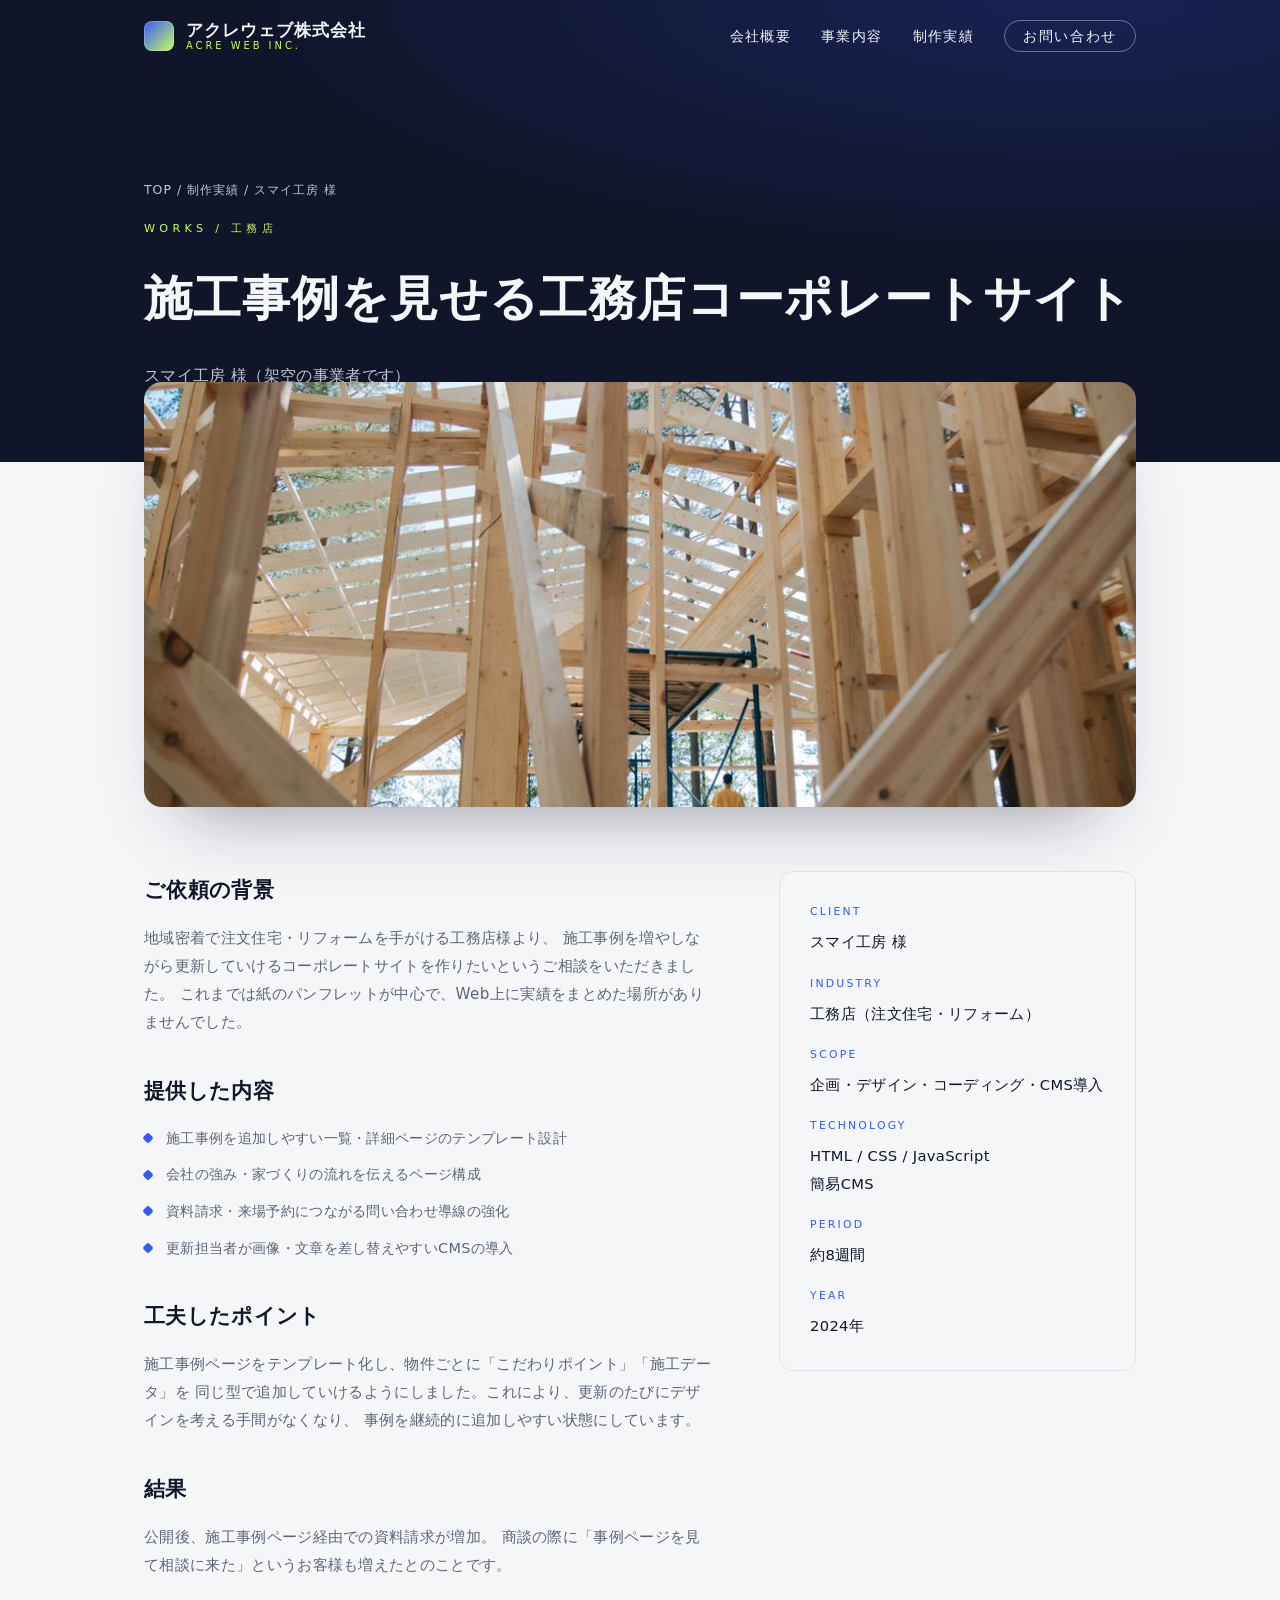
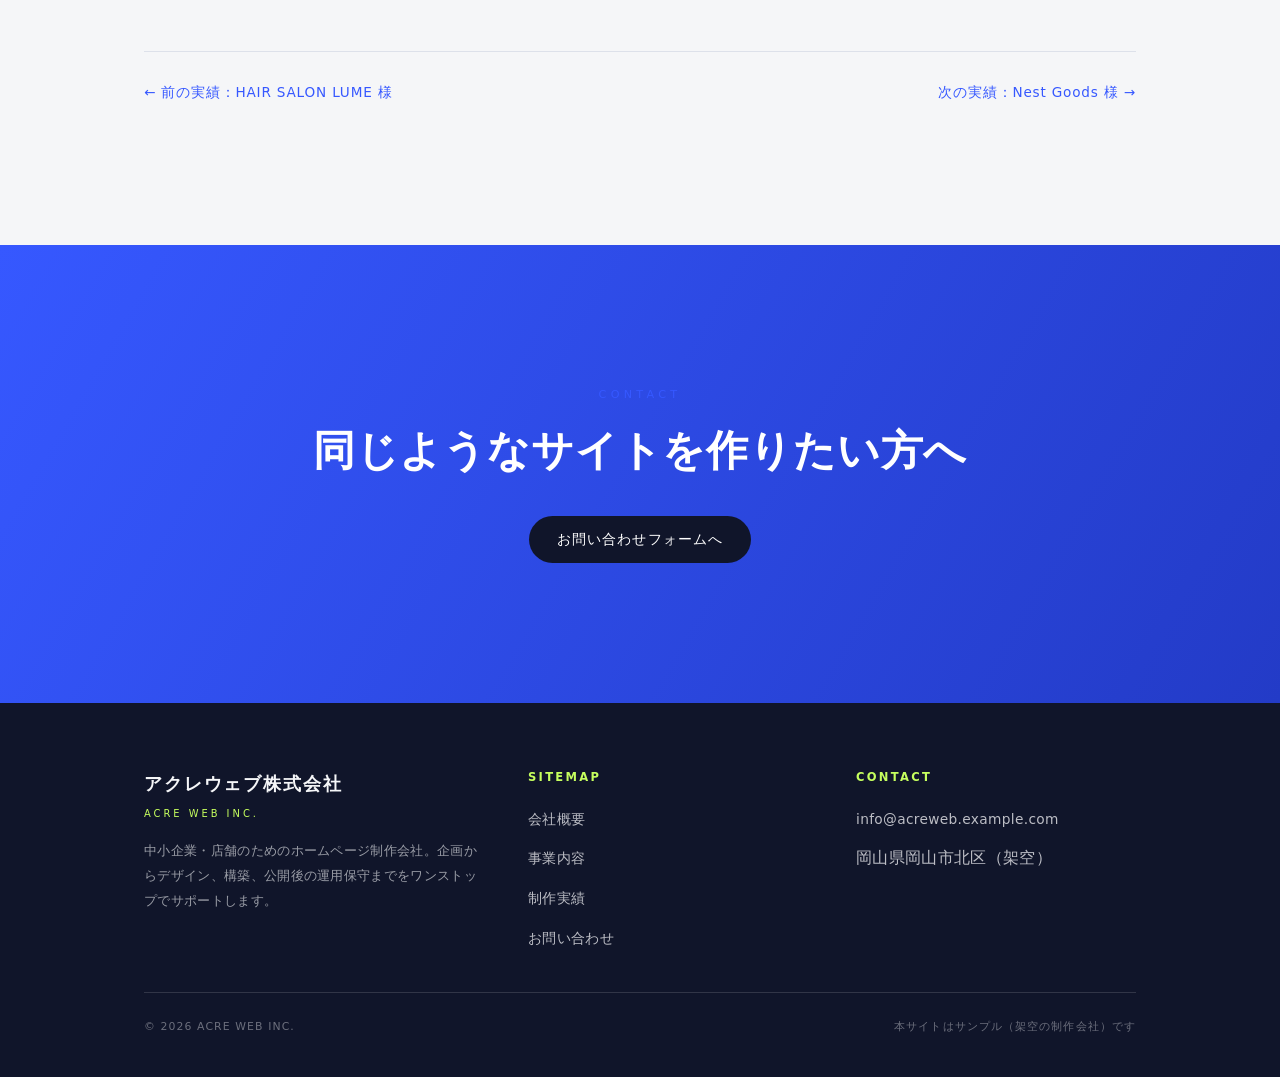
<file: works/work-03/index.html>
<!DOCTYPE html>
<html lang="ja">
<head>
<meta charset="UTF-8">
<meta name="viewport" content="width=device-width, initial-scale=1.0">
<title>スマイ工房 様｜制作実績 | アクレウェブ株式会社</title>
<meta name="description" content="施工事例を見せる工務店コーポレートサイトの制作事例。">
<link rel="stylesheet" href="../../assets/css/style.css">
</head>
<body>

<a class="skip-link" href="#main">本文へスキップ</a>

<header class="site-header" id="siteHeader">
  <div class="wrap header-inner">
    <a class="brand" href="../../index.html">
      <span class="brand-mark" aria-hidden="true"></span>
      <span class="brand-text">
        <span class="brand-ja">アクレウェブ株式会社</span>
        <span class="brand-en">ACRE WEB INC.</span>
      </span>
    </a>

    <button class="nav-toggle" id="navToggle" aria-expanded="false" aria-controls="siteNav" aria-label="メニューを開く">
      <span class="nav-toggle-bar"></span>
    </button>

    <nav class="site-nav" id="siteNav" aria-label="グローバルナビゲーション">
      <ul>
        <li><a href="../../about/index.html">会社概要</a></li>
        <li><a href="../../services/index.html">事業内容</a></li>
        <li><a href="../../works/index.html">制作実績</a></li>
        <li><a href="../../contact/index.html" class="nav-cta">お問い合わせ</a></li>
      </ul>
    </nav>
  </div>
</header>

<main id="main">

  <div class="page-head">
    <div class="wrap">
      <p class="breadcrumb"><a href="../../index.html">TOP</a> / <a href="../index.html">制作実績</a> / スマイ工房 様</p>
      <p class="section-en">Works / 工務店</p>
      <h1>施工事例を見せる工務店コーポレートサイト</h1>
      <p>スマイ工房 様（架空の事業者です）</p>
    </div>
  </div>

  <section class="section" style="padding-top:0;">
    <div class="wrap">

      <div class="work-hero work-thumb work-thumb-03"></div>

      <div class="work-detail-grid">
        <div class="work-detail-body">
          <h2>ご依頼の背景</h2>
          <p>
            地域密着で注文住宅・リフォームを手がける工務店様より、
            施工事例を増やしながら更新していけるコーポレートサイトを作りたいというご相談をいただきました。
            これまでは紙のパンフレットが中心で、Web上に実績をまとめた場所がありませんでした。
          </p>

          <h2>提供した内容</h2>
          <ul>
            <li>施工事例を追加しやすい一覧・詳細ページのテンプレート設計</li>
            <li>会社の強み・家づくりの流れを伝えるページ構成</li>
            <li>資料請求・来場予約につながる問い合わせ導線の強化</li>
            <li>更新担当者が画像・文章を差し替えやすいCMSの導入</li>
          </ul>

          <h2>工夫したポイント</h2>
          <p>
            施工事例ページをテンプレート化し、物件ごとに「こだわりポイント」「施工データ」を
            同じ型で追加していけるようにしました。これにより、更新のたびにデザインを考える手間がなくなり、
            事例を継続的に追加しやすい状態にしています。
          </p>

          <h2>結果</h2>
          <p>
            公開後、施工事例ページ経由での資料請求が増加。
            商談の際に「事例ページを見て相談に来た」というお客様も増えたとのことです。
          </p>
        </div>

        <aside class="work-spec">
          <dl>
            <div class="spec-row">
              <dt>CLIENT</dt>
              <dd>スマイ工房 様</dd>
            </div>
            <div class="spec-row">
              <dt>INDUSTRY</dt>
              <dd>工務店（注文住宅・リフォーム）</dd>
            </div>
            <div class="spec-row">
              <dt>SCOPE</dt>
              <dd>企画・デザイン・コーディング・CMS導入</dd>
            </div>
            <div class="spec-row">
              <dt>TECHNOLOGY</dt>
              <dd>HTML / CSS / JavaScript<br>簡易CMS</dd>
            </div>
            <div class="spec-row">
              <dt>PERIOD</dt>
              <dd>約8週間</dd>
            </div>
            <div class="spec-row">
              <dt>YEAR</dt>
              <dd>2024年</dd>
            </div>
          </dl>
        </aside>
      </div>

      <div class="work-nav">
        <a href="../work-02/index.html">← 前の実績：HAIR SALON LUME 様</a>
        <a href="../work-04/index.html">次の実績：Nest Goods 様 →</a>
      </div>

    </div>
  </section>

  <section class="section section-cta">
    <div class="wrap">
      <p class="section-en">Contact</p>
      <h2 class="section-title">同じようなサイトを作りたい方へ</h2>
      <div class="hero-actions">
        <a class="btn btn-primary" href="../../contact/index.html">お問い合わせフォームへ</a>
      </div>
    </div>
  </section>

</main>

<footer class="site-footer">
  <div class="wrap">
    <div class="footer-grid">
      <div class="footer-brand">
        <span class="brand-ja">アクレウェブ株式会社</span>
        <span class="brand-en">ACRE WEB INC.</span>
        <p>中小企業・店舗のためのホームページ制作会社。企画からデザイン、構築、公開後の運用保守までをワンストップでサポートします。</p>
      </div>
      <div class="footer-col">
        <h4>SITEMAP</h4>
        <ul>
          <li><a href="../../about/index.html">会社概要</a></li>
          <li><a href="../../services/index.html">事業内容</a></li>
          <li><a href="../../works/index.html">制作実績</a></li>
          <li><a href="../../contact/index.html">お問い合わせ</a></li>
        </ul>
      </div>
      <div class="footer-col">
        <h4>CONTACT</h4>
        <ul>
          <li><a href="mailto:info@acreweb.example.com">info@acreweb.example.com</a></li>
          <li>岡山県岡山市北区（架空）</li>
        </ul>
      </div>
    </div>
    <div class="footer-bottom">
      <span>&copy; <span id="year">2026</span> ACRE WEB INC.</span>
      <span>本サイトはサンプル（架空の制作会社）です</span>
    </div>
  </div>
</footer>

<script src="../../assets/js/main.js"></script>
</body>
</html>
</file>
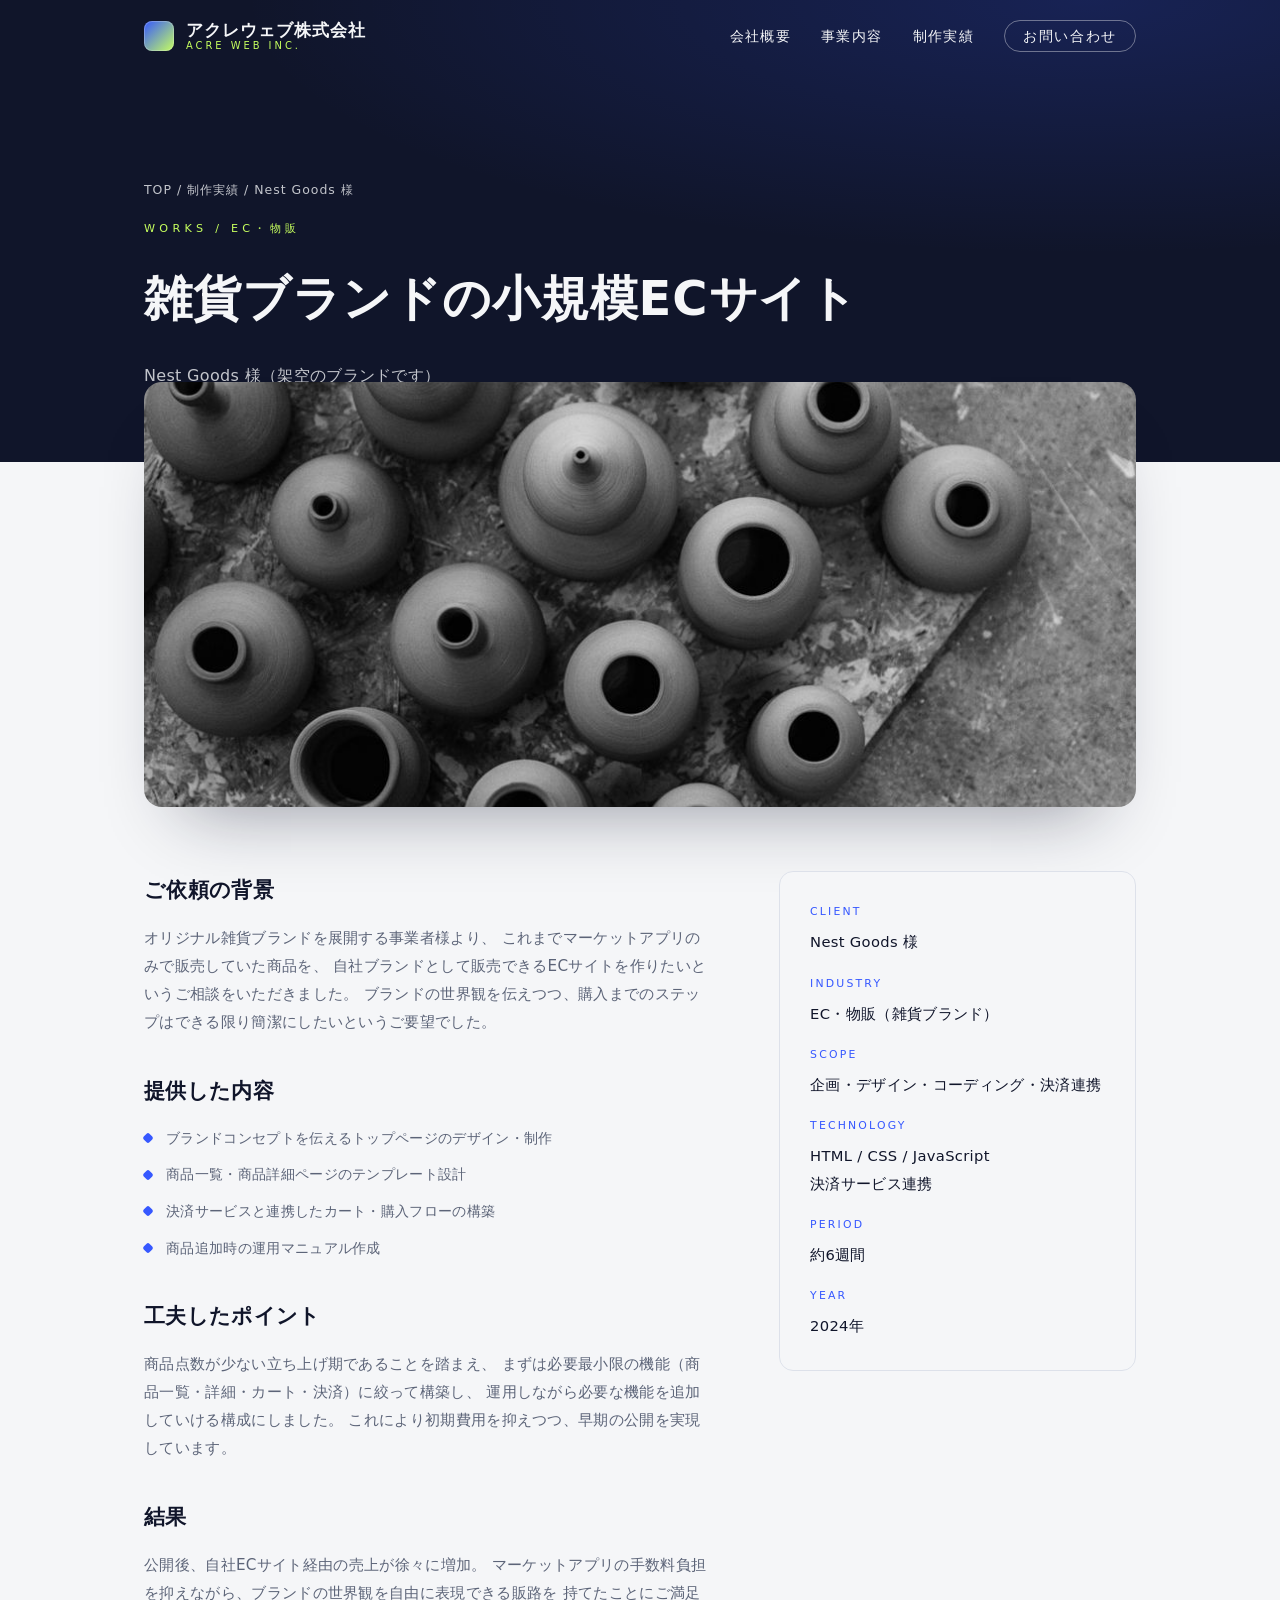
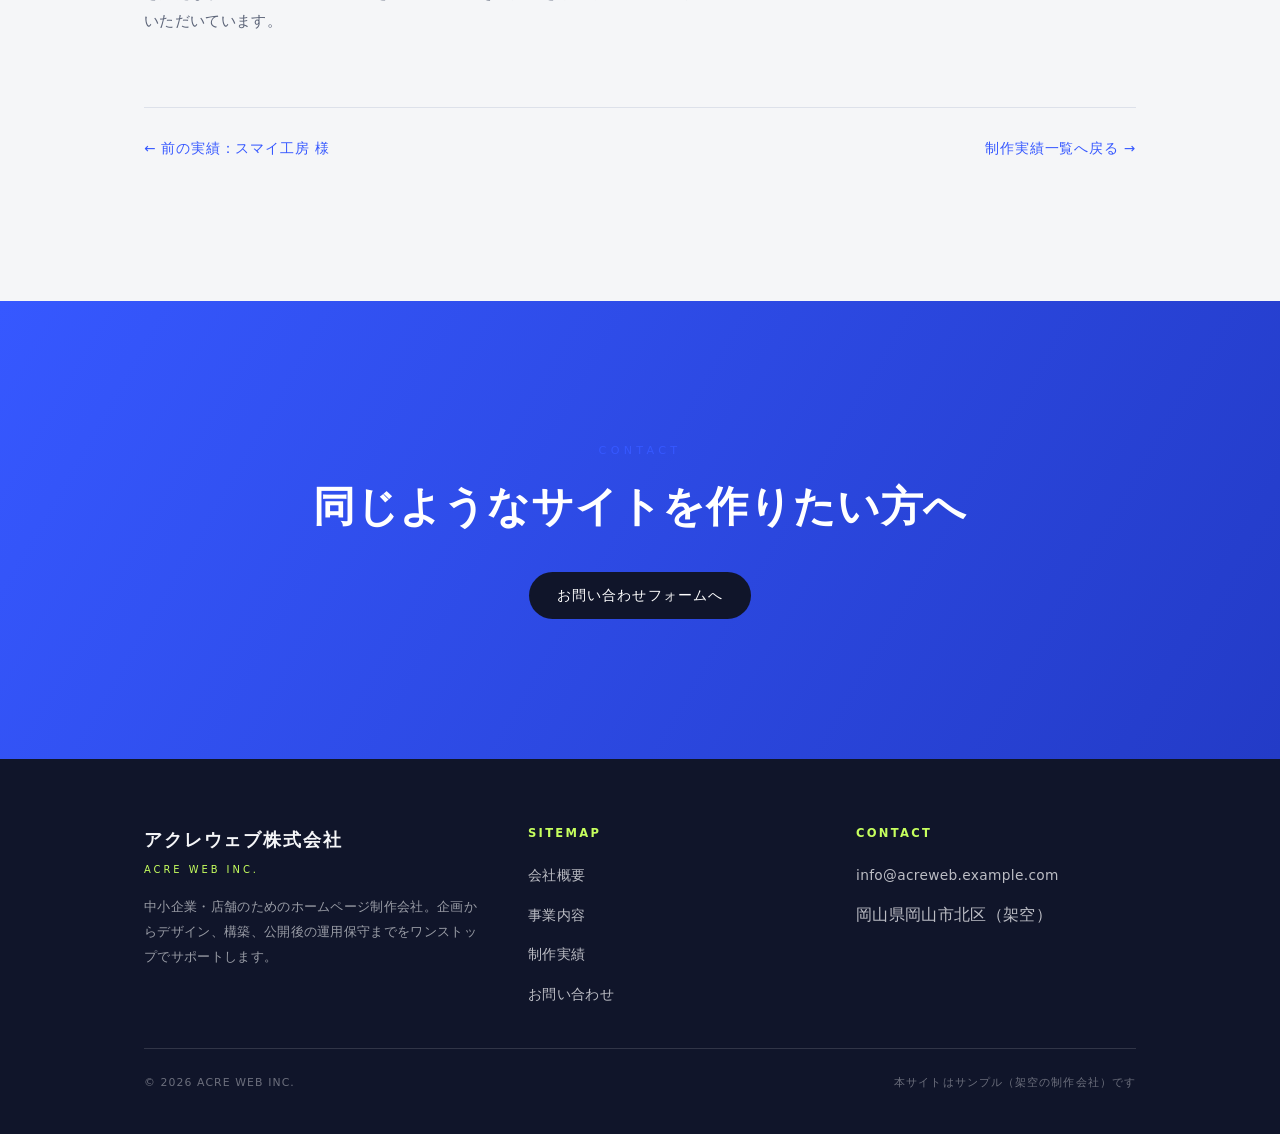
<file: works/work-04/index.html>
<!DOCTYPE html>
<html lang="ja">
<head>
<meta charset="UTF-8">
<meta name="viewport" content="width=device-width, initial-scale=1.0">
<title>Nest Goods 様｜制作実績 | アクレウェブ株式会社</title>
<meta name="description" content="雑貨ブランドの小規模ECサイト制作事例。ブランドの世界観と購入導線を両立しました。">
<link rel="stylesheet" href="../../assets/css/style.css">
</head>
<body>

<a class="skip-link" href="#main">本文へスキップ</a>

<header class="site-header" id="siteHeader">
  <div class="wrap header-inner">
    <a class="brand" href="../../index.html">
      <span class="brand-mark" aria-hidden="true"></span>
      <span class="brand-text">
        <span class="brand-ja">アクレウェブ株式会社</span>
        <span class="brand-en">ACRE WEB INC.</span>
      </span>
    </a>

    <button class="nav-toggle" id="navToggle" aria-expanded="false" aria-controls="siteNav" aria-label="メニューを開く">
      <span class="nav-toggle-bar"></span>
    </button>

    <nav class="site-nav" id="siteNav" aria-label="グローバルナビゲーション">
      <ul>
        <li><a href="../../about/index.html">会社概要</a></li>
        <li><a href="../../services/index.html">事業内容</a></li>
        <li><a href="../../works/index.html">制作実績</a></li>
        <li><a href="../../contact/index.html" class="nav-cta">お問い合わせ</a></li>
      </ul>
    </nav>
  </div>
</header>

<main id="main">

  <div class="page-head">
    <div class="wrap">
      <p class="breadcrumb"><a href="../../index.html">TOP</a> / <a href="../index.html">制作実績</a> / Nest Goods 様</p>
      <p class="section-en">Works / EC・物販</p>
      <h1>雑貨ブランドの小規模ECサイト</h1>
      <p>Nest Goods 様（架空のブランドです）</p>
    </div>
  </div>

  <section class="section" style="padding-top:0;">
    <div class="wrap">

      <div class="work-hero work-thumb work-thumb-04"></div>

      <div class="work-detail-grid">
        <div class="work-detail-body">
          <h2>ご依頼の背景</h2>
          <p>
            オリジナル雑貨ブランドを展開する事業者様より、
            これまでマーケットアプリのみで販売していた商品を、
            自社ブランドとして販売できるECサイトを作りたいというご相談をいただきました。
            ブランドの世界観を伝えつつ、購入までのステップはできる限り簡潔にしたいというご要望でした。
          </p>

          <h2>提供した内容</h2>
          <ul>
            <li>ブランドコンセプトを伝えるトップページのデザイン・制作</li>
            <li>商品一覧・商品詳細ページのテンプレート設計</li>
            <li>決済サービスと連携したカート・購入フローの構築</li>
            <li>商品追加時の運用マニュアル作成</li>
          </ul>

          <h2>工夫したポイント</h2>
          <p>
            商品点数が少ない立ち上げ期であることを踏まえ、
            まずは必要最小限の機能（商品一覧・詳細・カート・決済）に絞って構築し、
            運用しながら必要な機能を追加していける構成にしました。
            これにより初期費用を抑えつつ、早期の公開を実現しています。
          </p>

          <h2>結果</h2>
          <p>
            公開後、自社ECサイト経由の売上が徐々に増加。
            マーケットアプリの手数料負担を抑えながら、ブランドの世界観を自由に表現できる販路を
            持てたことにご満足いただいています。
          </p>
        </div>

        <aside class="work-spec">
          <dl>
            <div class="spec-row">
              <dt>CLIENT</dt>
              <dd>Nest Goods 様</dd>
            </div>
            <div class="spec-row">
              <dt>INDUSTRY</dt>
              <dd>EC・物販（雑貨ブランド）</dd>
            </div>
            <div class="spec-row">
              <dt>SCOPE</dt>
              <dd>企画・デザイン・コーディング・決済連携</dd>
            </div>
            <div class="spec-row">
              <dt>TECHNOLOGY</dt>
              <dd>HTML / CSS / JavaScript<br>決済サービス連携</dd>
            </div>
            <div class="spec-row">
              <dt>PERIOD</dt>
              <dd>約6週間</dd>
            </div>
            <div class="spec-row">
              <dt>YEAR</dt>
              <dd>2024年</dd>
            </div>
          </dl>
        </aside>
      </div>

      <div class="work-nav">
        <a href="../work-03/index.html">← 前の実績：スマイ工房 様</a>
        <a href="../index.html">制作実績一覧へ戻る →</a>
      </div>

    </div>
  </section>

  <section class="section section-cta">
    <div class="wrap">
      <p class="section-en">Contact</p>
      <h2 class="section-title">同じようなサイトを作りたい方へ</h2>
      <div class="hero-actions">
        <a class="btn btn-primary" href="../../contact/index.html">お問い合わせフォームへ</a>
      </div>
    </div>
  </section>

</main>

<footer class="site-footer">
  <div class="wrap">
    <div class="footer-grid">
      <div class="footer-brand">
        <span class="brand-ja">アクレウェブ株式会社</span>
        <span class="brand-en">ACRE WEB INC.</span>
        <p>中小企業・店舗のためのホームページ制作会社。企画からデザイン、構築、公開後の運用保守までをワンストップでサポートします。</p>
      </div>
      <div class="footer-col">
        <h4>SITEMAP</h4>
        <ul>
          <li><a href="../../about/index.html">会社概要</a></li>
          <li><a href="../../services/index.html">事業内容</a></li>
          <li><a href="../../works/index.html">制作実績</a></li>
          <li><a href="../../contact/index.html">お問い合わせ</a></li>
        </ul>
      </div>
      <div class="footer-col">
        <h4>CONTACT</h4>
        <ul>
          <li><a href="mailto:info@acreweb.example.com">info@acreweb.example.com</a></li>
          <li>岡山県岡山市北区（架空）</li>
        </ul>
      </div>
    </div>
    <div class="footer-bottom">
      <span>&copy; <span id="year">2026</span> ACRE WEB INC.</span>
      <span>本サイトはサンプル（架空の制作会社）です</span>
    </div>
  </div>
</footer>

<script src="../../assets/js/main.js"></script>
</body>
</html>
</file>
<file: assets/css/style.css>
/* =========================================================
   アクレウェブ株式会社 / ACRE WEB Inc.
   Corporate site stylesheet
   ========================================================= */

:root{
  --paper:       #f5f6f8;   /* warm off-white background        */
  --paper-deep:  #eceef2;   /* slightly deeper panel            */
  --navy:        #10152a;   /* near-black header / hero         */
  --navy-2:      #1a2140;
  --accent:      #3658ff;   /* primary accent blue              */
  --accent-deep: #233bc7;
  --lime:        #c6ff5e;   /* secondary accent (tag / highlight)*/
  --ink:         #1b2133;   /* body text                        */
  --ink-soft:    #5c6478;   /* muted text                       */
  --line:        #dde1ea;   /* hairlines on light               */
  --line-dark:   rgba(245,246,248,.14);

  --maxw: 1120px;
  --pad: clamp(20px, 5vw, 64px);

  --head: "Zen Kaku Gothic New", "Hiragino Kaku Gothic ProN", "Yu Gothic",
          "Meiryo", system-ui, sans-serif;
  --sans: "Zen Kaku Gothic New", "Hiragino Kaku Gothic ProN", "Yu Gothic",
          "Meiryo", system-ui, sans-serif;

  --ease: cubic-bezier(.22, 1, .36, 1);
}

/* ---------- reset ---------- */
*,*::before,*::after{ box-sizing:border-box; margin:0; padding:0; }
html{ scroll-behavior:smooth; -webkit-text-size-adjust:100%; scroll-padding-top:88px; }
@media (prefers-reduced-motion: reduce){
  html{ scroll-behavior:auto; }
  *,*::before,*::as{ animation-duration:.001ms !important; transition-duration:.001ms !important; }
}

body{
  font-family:var(--sans);
  color:var(--ink);
  background:var(--paper);
  line-height:1.85;
  font-size:16px;
  letter-spacing:.02em;
  -webkit-font-smoothing:antialiased;
  overflow-x:clip;
}

img,iframe{ max-width:100%; display:block; border:0; }
a{ color:inherit; text-decoration:none; }
strong{ font-weight:700; }
ul{ list-style:none; }

.wrap{ width:100%; max-width:var(--maxw); margin-inline:auto; padding-inline:var(--pad); }

.visually-hidden,
.skip-link{
  position:absolute; width:1px; height:1px; padding:0; margin:-1px;
  overflow:hidden; clip:rect(0 0 0 0); white-space:nowrap; border:0;
}
.skip-link:focus{
  position:fixed; top:12px; left:12px; width:auto; height:auto;
  clip:auto; z-index:200; background:var(--navy); color:var(--paper);
  padding:10px 16px; border-radius:6px;
}

:focus-visible{ outline:2px solid var(--accent); outline-offset:3px; border-radius:2px; }

/* =========================================================
   Header / Nav
   ========================================================= */
.site-header{
  position:fixed; inset:0 0 auto 0; z-index:100;
  background:transparent;
  transition:background .35s var(--ease), box-shadow .35s var(--ease);
}
.site-header.is-scrolled{
  background:rgba(16,21,42,.92);
  backdrop-filter:blur(8px);
  box-shadow:0 1px 0 var(--line-dark);
}
.header-inner{
  display:flex; align-items:center; justify-content:space-between;
  min-height:72px;
}

.brand{ display:flex; align-items:center; gap:12px; color:var(--paper); }
.brand-mark{
  width:30px; height:30px; border-radius:8px; flex:0 0 auto;
  background:linear-gradient(135deg, var(--accent) 0%, var(--lime) 100%);
  box-shadow:inset 0 0 0 1px rgba(245,246,248,.25);
}
.brand-text{ display:flex; flex-direction:column; line-height:1.15; }
.brand-ja{ font-family:var(--head); font-weight:700; font-size:1.05rem; letter-spacing:.06em; }
.brand-en{ font-size:.62rem; letter-spacing:.3em; color:var(--lime); }

.site-nav ul{ display:flex; align-items:center; gap:30px; }
.site-nav a{
  color:var(--paper); font-size:.86rem; letter-spacing:.1em; position:relative;
  padding-block:6px;
}
.site-nav a::after{
  content:""; position:absolute; left:0; right:100%; bottom:0; height:1px;
  background:var(--lime); transition:right .3s var(--ease);
}
.site-nav a:hover::after{ right:0; }
.site-nav .nav-cta{
  border:1px solid rgba(245,246,248,.4); border-radius:999px;
  padding:7px 18px; letter-spacing:.12em;
}
.site-nav .nav-cta::after{ display:none; }
.site-nav .nav-cta:hover{ background:var(--accent); color:var(--paper); border-color:var(--accent); }

.nav-toggle{
  display:none; width:44px; height:44px; border:0; background:transparent;
  cursor:pointer; position:relative;
}
.nav-toggle-bar,
.nav-toggle-bar::before,
.nav-toggle-bar::after{
  content:""; position:absolute; left:9px; width:26px; height:2px;
  background:var(--paper); transition:transform .3s var(--ease), opacity .2s;
}
.nav-toggle-bar{ top:21px; }
.nav-toggle-bar::before{ top:-8px; }
.nav-toggle-bar::after{ top:8px; }
.nav-toggle[aria-expanded="true"] .nav-toggle-bar{ background:transparent; }
.nav-toggle[aria-expanded="true"] .nav-toggle-bar::before{ transform:translateY(8px) rotate(45deg); }
.nav-toggle[aria-expanded="true"] .nav-toggle-bar::after{ transform:translateY(-8px) rotate(-45deg); }

/* =========================================================
   Buttons
   ========================================================= */
.btn{
  display:inline-flex; align-items:center; justify-content:center;
  gap:.5em; font-family:var(--sans); font-weight:500;
  font-size:.9rem; letter-spacing:.08em; line-height:1;
  padding:16px 28px; border-radius:999px; cursor:pointer;
  transition:transform .25s var(--ease), background .25s var(--ease), color .25s var(--ease), box-shadow .25s var(--ease);
}
.btn:hover{ transform:translateY(-2px); }
.btn-primary{ background:var(--accent); color:#fff; box-shadow:0 10px 24px -12px rgba(54,88,255,.7); }
.btn-primary:hover{ background:var(--accent-deep); }
.btn-ghost{ border:1px solid currentColor; color:var(--navy); }
.btn-ghost:hover{ background:var(--navy); color:var(--paper); }

/* =========================================================
   Hero (top page)
   ========================================================= */
.hero{
  position:relative; min-height:92svh; display:flex; align-items:center;
  background:
    radial-gradient(120% 90% at 85% 10%, rgba(54,88,255,.22), transparent 55%),
    radial-gradient(120% 100% at 0% 100%, rgba(198,255,94,.10), transparent 50%),
    var(--navy);
  color:var(--paper); overflow:hidden;
  padding-block:120px 90px;
}
.hero-inner{ position:relative; z-index:2; }
.hero-eyebrow{
  font-size:.72rem; letter-spacing:.4em; color:var(--lime);
  margin-bottom:26px;
}
.hero-title{
  font-family:var(--head); font-weight:700;
  font-size:clamp(2.4rem, 7vw, 4.4rem); line-height:1.4;
  letter-spacing:.02em; text-shadow:0 2px 30px rgba(0,0,0,.35);
}
.hero-title em{ font-style:normal; color:var(--lime); }
.hero-lead{
  margin-top:30px; max-width:34em; font-size:clamp(.95rem, 2.4vw, 1.06rem);
  color:rgba(245,246,248,.86);
}
.hero-actions{ display:flex; flex-wrap:wrap; gap:14px; margin-top:38px; }
.hero-actions .btn-ghost{ color:var(--paper); }

.hero-facts{
  display:flex; flex-wrap:wrap; gap:34px; margin-top:52px;
  padding-top:28px; border-top:1px solid var(--line-dark);
}
.hero-facts dt{ font-size:.66rem; letter-spacing:.28em; color:var(--lime); margin-bottom:6px; }
.hero-facts dd{ font-family:var(--head); font-size:1.4rem; letter-spacing:.02em; }
.hero-facts dd span{ font-size:.76rem; color:rgba(245,246,248,.6); }

/* decorative orbit */
.hero-orbit{
  position:absolute; right:-14vw; top:50%; translate:0 -50%;
  width:min(62vw, 640px); aspect-ratio:1; z-index:1; opacity:.9;
  animation:spin 70s linear infinite;
}
@keyframes spin{ to{ rotate:360deg; } }
.orbit-ring,.orbit-dot{ position:absolute; border-radius:50%; }
.orbit-ring{ inset:0; border:1px solid rgba(245,246,248,.12); }
.orbit-ring-1{ inset:4%;  border-color:rgba(54,88,255,.3); }
.orbit-ring-2{ inset:20%; border:2px dashed rgba(198,255,94,.2); }
.orbit-ring-3{ inset:36%; border-color:rgba(245,246,248,.08); background:radial-gradient(circle, rgba(54,88,255,.12), transparent 70%); }
.orbit-dot-a{ width:14%; height:14%; background:var(--accent); left:10%; top:44%; filter:blur(2px); opacity:.6; }
.orbit-dot-b{ width:10%; height:10%; background:var(--lime); right:18%; top:18%; filter:blur(2px); opacity:.6; }

/* page header (inner pages, no full hero) */
.page-head{
  position:relative; padding-block:160px 72px; background:var(--navy); color:var(--paper);
  background-image:radial-gradient(120% 100% at 85% 0%, rgba(54,88,255,.2), transparent 55%);
}
.page-head .section-en{ color:var(--lime); }
.page-head h1{
  font-family:var(--head); font-weight:700; font-size:clamp(1.9rem, 5vw, 3rem);
  letter-spacing:.02em; margin-top:10px;
}
.page-head p{ margin-top:18px; max-width:38em; color:rgba(245,246,248,.78); }
.breadcrumb{ font-size:.78rem; letter-spacing:.08em; color:rgba(245,246,248,.55); }
.breadcrumb a:hover{ color:var(--lime); }

/* =========================================================
   Sections (shared)
   ========================================================= */
.section{ padding-block:clamp(72px, 12vw, 140px); }
.section-head{ max-width:40em; margin-bottom:clamp(38px, 6vw, 64px); }
.section-en{
  font-size:.7rem; letter-spacing:.38em; color:var(--accent);
  text-transform:uppercase; margin-bottom:14px;
}
.section-title{
  font-family:var(--head); font-weight:700;
  font-size:clamp(1.6rem, 4.6vw, 2.6rem); line-height:1.5; letter-spacing:.02em;
  color:var(--navy);
}
.section-sub{ margin-top:16px; color:var(--ink-soft); font-size:.92rem; }
.section-sub a{ color:var(--accent); border-bottom:1px solid currentColor; }

/* ---------- Strength / concept cards ---------- */
.section-strength{ background:var(--paper); }
.strength-grid{
  display:grid; grid-template-columns:repeat(3, 1fr); gap:1px;
  background:var(--line); border:1px solid var(--line); border-radius:14px; overflow:hidden;
}
.strength-card{
  background:var(--paper); padding:clamp(26px, 4vw, 40px);
  transition:background .3s var(--ease);
}
.strength-card:hover{ background:var(--paper-deep); }
.strength-no{
  font-family:var(--head); font-size:.85rem; letter-spacing:.18em; color:var(--accent);
  display:block; margin-bottom:18px;
}
.strength-card h3{
  font-family:var(--head); font-weight:700; font-size:1.1rem; line-height:1.6;
  color:var(--navy); margin-bottom:12px;
}
.strength-card p{ font-size:.9rem; color:var(--ink-soft); }

/* ---------- Services summary (cards) ---------- */
.section-services{ background:var(--navy); color:var(--paper); }
.section-services .section-title{ color:var(--paper); }
.service-list{ display:grid; grid-template-columns:repeat(2, 1fr); gap:20px; }
.service-card{
  padding:clamp(24px, 3vw, 34px); border:1px solid var(--line-dark); border-radius:14px;
  transition:border-color .3s var(--ease), background .3s var(--ease);
}
.service-card:hover{ border-color:var(--accent); background:rgba(54,88,255,.08); }
.service-tag{
  display:inline-block; font-size:.68rem; letter-spacing:.2em; color:var(--lime);
  border:1px solid rgba(198,255,94,.4); border-radius:999px; padding:4px 12px; margin-bottom:16px;
}
.service-card h3{ font-family:var(--head); font-weight:700; font-size:1.15rem; margin-bottom:10px; }
.service-card p{ font-size:.88rem; color:rgba(245,246,248,.72); }

/* ---------- Works (cards / grid) ---------- */
.section-works{ background:var(--paper-deep); }
.works-grid{
  display:grid; grid-template-columns:repeat(2, 1fr); gap:clamp(20px, 3vw, 30px);
}
.work-card{
  display:block; background:var(--paper); border:1px solid var(--line); border-radius:16px;
  overflow:hidden; transition:transform .3s var(--ease), box-shadow .3s var(--ease);
}
.work-card:hover{ transform:translateY(-4px); box-shadow:0 30px 50px -30px rgba(16,21,42,.3); }
.work-thumb{
  aspect-ratio:16/10; position:relative; overflow:hidden;
  display:flex; align-items:flex-end; padding:20px;
}
.work-thumb::before{
  content:""; position:absolute; inset:0;
  background-size:cover; background-position:center;
}
.work-thumb-01::before{ background-image:url(../img/works/work-01.jpg); }
.work-thumb-02::before{ background-image:url(../img/works/work-02.jpg); }
.work-thumb-03::before{ background-image:url(../img/works/work-03.jpg); }
.work-thumb-04::before{ background-image:url(../img/works/work-04.jpg); }
.work-thumb-kojiya::before{ background-image:url(../img/works/kojiya.jpg); }
.work-thumb-kenshin::before{ background-image:url(../img/works/kenshin.jpg); }
.work-thumb-kareeda::before{ background-image:url(../img/works/kareeda.jpg); }
.work-thumb-cat{
  position:relative; z-index:1; font-size:.68rem; letter-spacing:.2em; color:#fff;
  background:rgba(16,21,42,.5); border-radius:999px; padding:5px 14px;
}
.work-body{ padding:clamp(20px, 3vw, 28px); }
.work-client{ font-size:.72rem; letter-spacing:.14em; color:var(--accent); margin-bottom:8px; }
.work-body h3{ font-family:var(--head); font-weight:700; font-size:1.1rem; color:var(--navy); margin-bottom:10px; }
.work-body p{ font-size:.88rem; color:var(--ink-soft); }
.work-tags{ display:flex; flex-wrap:wrap; gap:8px; margin-top:16px; }
.work-tags li{
  font-size:.72rem; letter-spacing:.06em; color:var(--ink-soft);
  background:var(--paper-deep); border:1px solid var(--line); border-radius:999px; padding:4px 12px;
}
.works-more{ margin-top:clamp(36px, 5vw, 56px); text-align:center; }

/* ---------- Work detail page ---------- */
.work-hero{
  aspect-ratio:21/9; border-radius:18px; overflow:hidden; position:relative;
  margin-top:-80px; margin-bottom:clamp(40px, 6vw, 64px);
  box-shadow:0 40px 70px -40px rgba(16,21,42,.45);
}
.work-detail-grid{
  display:grid; grid-template-columns:1.6fr 1fr; gap:clamp(32px, 5vw, 64px); align-items:start;
}
.work-detail-body h2{
  font-family:var(--head); font-weight:700; font-size:1.3rem; color:var(--navy);
  margin:36px 0 14px;
}
.work-detail-body h2:first-child{ margin-top:0; }
.work-detail-body p{ color:var(--ink-soft); font-size:.95rem; }
.work-detail-body ul{ display:grid; gap:10px; margin-top:10px; }
.work-detail-body ul li{
  position:relative; padding-left:22px; font-size:.9rem; color:var(--ink-soft);
}
.work-detail-body ul li::before{
  content:""; position:absolute; left:0; top:.65em; width:8px; height:8px;
  background:var(--accent); border-radius:2px; rotate:45deg;
}
.work-spec{
  background:var(--paper); border:1px solid var(--line); border-radius:14px;
  padding:clamp(24px, 3vw, 30px); position:sticky; top:104px;
}
.work-spec dl{ display:grid; gap:18px; }
.work-spec .spec-row dt{ font-size:.68rem; letter-spacing:.2em; color:var(--accent); margin-bottom:6px; }
.work-spec .spec-row dd{ font-size:.92rem; color:var(--navy); }
.work-nav{
  display:flex; justify-content:space-between; gap:16px; margin-top:clamp(48px, 6vw, 72px);
  padding-top:28px; border-top:1px solid var(--line);
}
.work-nav a{ font-size:.85rem; letter-spacing:.06em; color:var(--accent); }
.work-nav a:hover{ border-bottom:1px solid currentColor; }

/* ---------- CTA band ---------- */
.section-cta{
  background:linear-gradient(120deg, var(--accent), var(--accent-deep)); color:#fff; text-align:center;
}
.section-cta .section-title{ color:#fff; }
.section-cta .section-sub{ color:rgba(255,255,255,.85); margin-inline:auto; }
.section-cta .hero-actions{ justify-content:center; margin-top:34px; }
.section-cta .btn-ghost{ color:#fff; }
.section-cta .btn-primary{ background:var(--navy); box-shadow:none; }
.section-cta .btn-primary:hover{ background:#000; }

/* ---------- About page ---------- */
.about-grid{ display:grid; grid-template-columns:1fr 1fr; gap:clamp(32px, 5vw, 64px); align-items:start; }
.about-grid h2{ font-family:var(--head); font-weight:700; font-size:1.3rem; color:var(--navy); margin-bottom:16px; }
.about-grid p{ color:var(--ink-soft); font-size:.94rem; }

.company-table dl{ border-top:1px solid var(--line); }
.info-row{
  display:grid; grid-template-columns:180px 1fr; gap:20px;
  padding:22px 4px; border-bottom:1px solid var(--line);
}
.info-row dt{
  font-family:var(--head); font-weight:700; color:var(--navy);
  letter-spacing:.06em; font-size:.95rem;
}
.info-row dd{ color:var(--ink); font-size:.94rem; }
.info-row dd a{ color:var(--accent); border-bottom:1px solid currentColor; }

.history-list{ display:grid; gap:0; border-top:1px solid var(--line); }
.history-row{
  display:grid; grid-template-columns:120px 1fr; gap:20px;
  padding:18px 4px; border-bottom:1px solid var(--line); font-size:.9rem;
}
.history-row dt{ font-family:var(--head); color:var(--accent); letter-spacing:.04em; }
.history-row dd{ color:var(--ink-soft); }

/* ---------- Services page ---------- */
.service-detail{
  display:grid; grid-template-columns:.5fr 1fr; gap:clamp(24px, 4vw, 48px);
  padding-block:clamp(36px, 5vw, 52px); border-bottom:1px solid var(--line);
}
.service-detail:last-child{ border-bottom:0; }
.service-detail-no{ font-family:var(--head); font-size:2.4rem; color:var(--line); font-weight:700; }
.service-detail h3{ font-family:var(--head); font-weight:700; font-size:1.3rem; color:var(--navy); margin-bottom:14px; }
.service-detail p{ color:var(--ink-soft); font-size:.94rem; margin-bottom:16px; }
.service-detail ul{ display:grid; gap:10px; }
.service-detail ul li{ position:relative; padding-left:22px; font-size:.88rem; color:var(--ink-soft); }
.service-detail ul li::before{
  content:""; position:absolute; left:0; top:.65em; width:8px; height:8px;
  background:var(--accent); border-radius:2px; rotate:45deg;
}

/* ---------- Flow (process steps) ---------- */
.flow-list{ display:grid; gap:1px; background:var(--line); border:1px solid var(--line); border-radius:14px; overflow:hidden; }
.flow-row{ display:grid; grid-template-columns:72px 1fr; gap:20px; background:var(--paper); padding:clamp(22px, 3vw, 30px); }
.flow-step{ font-family:var(--head); font-weight:700; font-size:1.6rem; color:var(--accent); }
.flow-row h3{ font-family:var(--head); font-weight:700; font-size:1.02rem; color:var(--navy); margin-bottom:6px; }
.flow-row p{ font-size:.88rem; color:var(--ink-soft); }

/* ---------- Contact ---------- */
.contact-grid{ display:grid; grid-template-columns:1fr 1fr; gap:clamp(32px, 5vw, 64px); align-items:start; }
.contact-form{ display:grid; gap:20px; }
.form-row label{ display:block; font-size:.82rem; letter-spacing:.06em; color:var(--navy); margin-bottom:8px; font-weight:700; }
.form-row input,
.form-row select,
.form-row textarea{
  width:100%; font:inherit; color:var(--ink); background:var(--paper);
  border:1px solid var(--line); border-radius:8px; padding:13px 14px;
  transition:border-color .2s var(--ease);
}
.form-row input:focus,
.form-row select:focus,
.form-row textarea:focus{ outline:none; border-color:var(--accent); }
.form-row textarea{ resize:vertical; min-height:140px; }
.form-required{ color:#e0455a; font-size:.72rem; margin-left:6px; }
.contact-note{ margin-top:4px; font-size:.78rem; color:var(--ink-soft); }
.contact-channels{ display:grid; gap:24px; }
.channel-card{ background:var(--paper); border:1px solid var(--line); border-radius:14px; padding:clamp(22px, 3vw, 28px); }
.channel-card h3{ font-family:var(--head); font-weight:700; font-size:1rem; color:var(--navy); margin-bottom:8px; }
.channel-card p{ font-size:.88rem; color:var(--ink-soft); }
.channel-card a{ color:var(--accent); border-bottom:1px solid currentColor; }

/* =========================================================
   Footer
   ========================================================= */
.site-footer{ background:var(--navy); color:rgba(245,246,248,.75); padding-block:64px 40px; }
.footer-grid{
  display:grid; grid-template-columns:1.2fr 1fr 1fr; gap:clamp(28px, 5vw, 48px);
  padding-bottom:40px; border-bottom:1px solid var(--line-dark);
}
.footer-brand .brand-ja{ font-family:var(--head); font-weight:700; font-size:1.15rem; letter-spacing:.1em; color:var(--paper); }
.footer-brand .brand-en{ font-size:.62rem; letter-spacing:.3em; color:var(--lime); margin-top:4px; display:block; }
.footer-brand p{ margin-top:16px; font-size:.84rem; color:rgba(245,246,248,.6); max-width:28em; }
.footer-col h4{ font-size:.72rem; letter-spacing:.2em; color:var(--lime); margin-bottom:16px; }
.footer-col ul{ display:grid; gap:10px; }
.footer-col a{ font-size:.86rem; }
.footer-col a:hover{ color:var(--lime); }
.footer-bottom{
  display:flex; flex-wrap:wrap; justify-content:space-between; gap:10px;
  padding-top:24px; font-size:.68rem; letter-spacing:.1em; color:rgba(245,246,248,.4);
}

/* =========================================================
   Reveal on scroll
   ========================================================= */
.reveal{ opacity:0; transform:translateY(24px); transition:opacity .7s var(--ease), transform .7s var(--ease); }
.reveal.is-visible{ opacity:1; transform:none; }
@media (prefers-reduced-motion: reduce){
  .reveal{ opacity:1; transform:none; }
}

/* =========================================================
   Responsive
   ========================================================= */
@media (max-width: 860px){
  .nav-toggle{ display:block; z-index:120; }
  .site-nav{
    position:fixed; inset:0 0 0 auto; width:min(80vw, 320px);
    background:var(--navy-2); padding:100px 32px 40px;
    transform:translateX(100%); transition:transform .4s var(--ease);
    box-shadow:-20px 0 60px -30px rgba(0,0,0,.8);
  }
  .site-nav.is-open{ transform:none; }
  .site-nav ul{ flex-direction:column; align-items:flex-start; gap:22px; }
  .site-nav a{ font-size:1rem; }
  body.nav-open{ overflow:hidden; }

  .strength-grid{ grid-template-columns:1fr; }
  .service-list{ grid-template-columns:1fr; }
  .works-grid{ grid-template-columns:1fr; }
  .work-detail-grid{ grid-template-columns:1fr; }
  .work-spec{ position:static; }
  .about-grid{ grid-template-columns:1fr; }
  .contact-grid{ grid-template-columns:1fr; }
  .footer-grid{ grid-template-columns:1fr; gap:28px; }
  .service-detail{ grid-template-columns:1fr; }
}

@media (max-width: 560px){
  body{ font-size:15px; }
  .info-row{ grid-template-columns:1fr; gap:4px; padding:18px 4px; }
  .info-row dt{ color:var(--accent); }
  .history-row{ grid-template-columns:1fr; gap:4px; }
  .hero-facts{ gap:22px; }
  .hero-facts > div{ min-width:40%; }
  .work-hero{ margin-top:-40px; }
}
</file>
<file: kareeda/assets/css/style.css>
/* =========================================================
   kareeda -- Curry, Drink & Dessert, Okayama
   Static site stylesheet
   ========================================================= */

:root{
  --paper:       #f4efe3;   /* ivory background                 */
  --paper-deep:  #e9e1cf;   /* slightly deeper panel            */
  --green:       #1c2620;   /* deep night green (header / hero) */
  --green-2:     #243129;
  --green-3:     #2d3c32;
  --sage:        #8fa382;   /* leaf / soft accent               */
  --terra:       #c4683f;   /* terracotta accent                */
  --terra-deep:  #a3512e;
  --ink:         #24291f;   /* body text                        */
  --ink-soft:    #636457;   /* muted text                       */
  --line:        #d9cfb9;   /* hairlines on light               */
  --line-dark:   rgba(244,239,227,.15);

  --maxw: 1120px;
  --pad: clamp(20px, 5vw, 64px);

  --serif: "Shippori Mincho", "Hiragino Mincho ProN", "Yu Mincho", serif;
  --display: "Cormorant Garamond", "Shippori Mincho", serif;
  --sans:  "Zen Kaku Gothic New", "Hiragino Kaku Gothic ProN", "Yu Gothic",
           "Meiryo", system-ui, sans-serif;

  --ease: cubic-bezier(.22, 1, .36, 1);
}

/* ---------- reset ---------- */
*,*::before,*::after{ box-sizing:border-box; margin:0; padding:0; }
html{ scroll-behavior:smooth; -webkit-text-size-adjust:100%; scroll-padding-top:88px; }
@media (prefers-reduced-motion: reduce){
  html{ scroll-behavior:auto; }
  *,*::before,*::after{ animation-duration:.001ms !important; transition-duration:.001ms !important; }
}

body{
  font-family:var(--sans);
  color:var(--ink);
  background:var(--paper);
  line-height:1.85;
  font-size:16px;
  letter-spacing:.02em;
  -webkit-font-smoothing:antialiased;
  overflow-x:clip;
}

img,iframe{ max-width:100%; display:block; border:0; }
a{ color:inherit; text-decoration:none; }
strong{ font-weight:700; }

.wrap{ width:100%; max-width:var(--maxw); margin-inline:auto; padding-inline:var(--pad); }

.visually-hidden,
.skip-link{
  position:absolute; width:1px; height:1px; padding:0; margin:-1px;
  overflow:hidden; clip:rect(0 0 0 0); white-space:nowrap; border:0;
}
.skip-link:focus{
  position:fixed; top:12px; left:12px; width:auto; height:auto;
  clip:auto; z-index:200; background:var(--green); color:var(--paper);
  padding:10px 16px; border-radius:6px;
}

:focus-visible{ outline:2px solid var(--terra); outline-offset:3px; border-radius:2px; }

/* =========================================================
   Header / Nav
   ========================================================= */
.site-header{
  position:fixed; inset:0 0 auto 0; z-index:100;
  background:transparent;
  transition:background .35s var(--ease), box-shadow .35s var(--ease);
}
.site-header.is-scrolled{
  background:rgba(28,38,32,.93);
  backdrop-filter:blur(8px);
  box-shadow:0 1px 0 var(--line-dark);
}
.header-inner{
  display:flex; align-items:center; justify-content:space-between;
  min-height:72px;
}

.brand{ display:flex; align-items:center; gap:12px; color:var(--paper); }
.brand-mark{
  width:32px; height:32px; border-radius:50%; flex:0 0 auto;
  background:
    radial-gradient(ellipse 30% 14% at 42% 48%, var(--terra) 0 98%, transparent 100%),
    radial-gradient(ellipse 14% 30% at 60% 50%, var(--sage) 0 98%, transparent 100%),
    var(--green-3);
  box-shadow:inset 0 0 0 1.5px rgba(244,239,227,.55);
}
.brand-text{ display:flex; flex-direction:column; line-height:1.1; }
.brand-en{ font-family:var(--display); font-style:italic; font-weight:600; font-size:1.45rem; letter-spacing:.04em; }
.brand-sub{ font-size:.56rem; letter-spacing:.2em; color:var(--sage); margin-top:3px; }

.site-nav ul{ list-style:none; display:flex; align-items:center; gap:30px; }
.site-nav a{
  color:var(--paper); font-size:.86rem; letter-spacing:.12em; position:relative;
  padding-block:6px;
}
.site-nav a::after{
  content:""; position:absolute; left:0; right:100%; bottom:0; height:1px;
  background:var(--terra); transition:right .3s var(--ease);
}
.site-nav a:hover::after{ right:0; }
.site-nav .nav-ig{
  border:1px solid rgba(244,239,227,.4); border-radius:999px;
  padding:7px 16px; letter-spacing:.14em;
}
.site-nav .nav-ig::after{ display:none; }
.site-nav .nav-ig:hover{ background:var(--terra); color:var(--paper); border-color:var(--terra); }

.nav-toggle{
  display:none; width:44px; height:44px; border:0; background:transparent;
  cursor:pointer; position:relative;
}
.nav-toggle-bar,
.nav-toggle-bar::before,
.nav-toggle-bar::after{
  content:""; position:absolute; left:9px; width:26px; height:2px;
  background:var(--paper); transition:transform .3s var(--ease), opacity .2s;
}
.nav-toggle-bar{ top:21px; }
.nav-toggle-bar::before{ top:-8px; }
.nav-toggle-bar::after{ top:8px; }
.nav-toggle[aria-expanded="true"] .nav-toggle-bar{ background:transparent; }
.nav-toggle[aria-expanded="true"] .nav-toggle-bar::before{ transform:translateY(8px) rotate(45deg); }
.nav-toggle[aria-expanded="true"] .nav-toggle-bar::after{ transform:translateY(-8px) rotate(-45deg); }

/* =========================================================
   Buttons
   ========================================================= */
.btn{
  display:inline-flex; align-items:center; justify-content:center;
  gap:.5em; font-family:var(--sans); font-weight:500;
  font-size:.9rem; letter-spacing:.1em; line-height:1;
  padding:16px 28px; border-radius:999px; cursor:pointer;
  transition:transform .25s var(--ease), background .25s var(--ease), color .25s var(--ease), box-shadow .25s var(--ease);
}
.btn:hover{ transform:translateY(-2px); }
.btn-primary{ background:var(--terra); color:var(--paper); box-shadow:0 10px 24px -12px rgba(196,104,63,.8); }
.btn-primary:hover{ background:var(--terra-deep); }
.btn-ghost{ border:1px solid currentColor; color:var(--green); }
.btn-ghost:hover{ background:var(--green); color:var(--paper); }

/* =========================================================
   Hero
   ========================================================= */
.hero{
  position:relative; min-height:100svh; display:flex; align-items:center;
  background:
    radial-gradient(90% 80% at 90% 10%, rgba(143,163,130,.18), transparent 60%),
    radial-gradient(100% 90% at 0% 100%, rgba(196,104,63,.16), transparent 55%),
    var(--green);
  color:var(--paper); overflow:hidden;
  padding-block:120px 90px;
}
.hero::after{  /* grain */
  content:""; position:absolute; inset:0; pointer-events:none; opacity:.4;
  background-image:url("data:image/svg+xml,%3Csvg xmlns='http://www.w3.org/2000/svg' width='140' height='140'%3E%3Cfilter id='n'%3E%3CfeTurbulence type='fractalNoise' baseFrequency='.9' numOctaves='2' stitchTiles='stitch'/%3E%3CfeColorMatrix type='saturate' values='0'/%3E%3C/filter%3E%3Crect width='100%25' height='100%25' filter='url(%23n)' opacity='.5'/%3E%3C/svg%3E");
  mix-blend-mode:overlay;
}
.hero-inner{ position:relative; z-index:2; }
.hero-eyebrow{
  font-size:.72rem; letter-spacing:.4em; color:var(--sage);
  margin-bottom:26px;
}
.hero-title{
  font-family:var(--serif); font-weight:700;
  font-size:clamp(2.2rem, 6.4vw, 4rem); line-height:1.45;
  letter-spacing:.04em; text-shadow:0 2px 30px rgba(0,0,0,.35);
}
.hero-lead{
  margin-top:30px; max-width:36em; font-size:clamp(.95rem, 2.4vw, 1.06rem);
  color:rgba(244,239,227,.86);
}
.hero-lead strong{ color:#e59a76; }
.hero-actions{ display:flex; flex-wrap:wrap; gap:14px; margin-top:38px; }
.hero-actions .btn-ghost{ color:var(--paper); }

.hero-facts{
  display:flex; flex-wrap:wrap; gap:34px; margin-top:52px;
  padding-top:28px; border-top:1px solid var(--line-dark);
}
.hero-facts dt{ font-family:var(--display); font-size:.8rem; letter-spacing:.3em; color:var(--sage); margin-bottom:4px; }
.hero-facts dd{ font-family:var(--serif); font-size:1.02rem; letter-spacing:.04em; }

/* decorative branch */
.hero-branch{
  position:absolute; right:-8vw; top:50%; translate:0 -50%;
  width:min(72vw, 680px); height:auto; z-index:1; opacity:.85;
  animation:sway 14s ease-in-out infinite alternate;
  transform-origin:0% 100%;
}
@keyframes sway{ from{ rotate:-2deg; } to{ rotate:2.5deg; } }
.branch-stem{ fill:none; stroke:rgba(244,239,227,.28); stroke-width:3; stroke-linecap:round; }
.branch-twig{ stroke-width:2; }
.leaf{ stroke:none; }
.leaf-a{ fill:rgba(143,163,130,.38); }
.leaf-b{ fill:rgba(143,163,130,.24); }
.leaf-c{ fill:rgba(196,104,63,.42); }
.berry{ fill:rgba(196,104,63,.75); }

.scroll-cue{
  position:absolute; left:50%; bottom:26px; translate:-50% 0; z-index:3;
  width:24px; height:40px; border:1px solid rgba(244,239,227,.4); border-radius:14px;
}
.scroll-cue span{
  position:absolute; left:50%; top:8px; translate:-50% 0;
  width:3px; height:8px; border-radius:2px; background:var(--terra);
  animation:cue 1.8s var(--ease) infinite;
}
@keyframes cue{ 0%{opacity:0;transform:translate(-50%,0)} 40%{opacity:1} 80%{opacity:0;transform:translate(-50%,14px)} 100%{opacity:0} }

/* =========================================================
   Sections (shared)
   ========================================================= */
.section{ padding-block:clamp(72px, 12vw, 140px); }
.section-head{ max-width:40em; margin-bottom:clamp(38px, 6vw, 64px); }
.section-en{
  font-family:var(--display); font-style:italic; font-weight:600;
  font-size:1.15rem; letter-spacing:.08em; color:var(--terra);
  margin-bottom:8px;
}
.section-title{
  font-family:var(--serif); font-weight:700;
  font-size:clamp(1.6rem, 4.6vw, 2.5rem); line-height:1.45; letter-spacing:.03em;
  color:var(--green);
}
.section-sub{ margin-top:16px; color:var(--ink-soft); font-size:.92rem; }
.section-sub a{ color:var(--terra-deep); border-bottom:1px solid currentColor; }

/* ---------- Concept ---------- */
.section-concept{ background:var(--paper); }
.concept-grid{
  display:grid; grid-template-columns:repeat(3, 1fr); gap:1px;
  background:var(--line); border:1px solid var(--line); border-radius:14px; overflow:hidden;
}
.concept-card{
  background:var(--paper); padding:clamp(26px, 4vw, 40px);
  transition:background .3s var(--ease);
}
.concept-card:hover{ background:var(--paper-deep); }
.concept-no{
  font-family:var(--display); font-style:italic; font-size:1rem; letter-spacing:.08em; color:var(--terra);
  display:block; margin-bottom:16px;
}
.concept-card h3{
  font-family:var(--serif); font-weight:700; font-size:1.15rem; line-height:1.6;
  color:var(--green); margin-bottom:12px;
}
.concept-card p{ font-size:.92rem; color:var(--ink-soft); }

/* ---------- Menu ---------- */
.section-menu{ background:var(--green); color:var(--paper); }
.section-menu .section-title{ color:var(--paper); }
.section-menu .section-en{ color:#e59a76; }
.section-menu .section-sub{ color:rgba(244,239,227,.72); }
.section-menu .section-sub a{ color:#e59a76; }

.menu-grid{
  display:grid; grid-template-columns:repeat(2, 1fr); gap:clamp(20px, 3vw, 32px);
}
.menu-block{
  background:var(--green-2); border:1px solid var(--line-dark); border-radius:14px;
  padding:clamp(26px, 4vw, 40px);
}
.menu-cat{
  font-family:var(--display); font-style:italic; font-weight:600; font-size:1.5rem;
  color:var(--paper); letter-spacing:.03em; margin-bottom:14px;
  display:flex; align-items:baseline; gap:12px;
}
.menu-cat span{ font-family:var(--sans); font-style:normal; font-size:.72rem; letter-spacing:.2em; color:var(--sage); }
.menu-list + .menu-cat{ margin-top:34px; }
.menu-list{ list-style:none; }
.menu-list li{ padding-block:16px; border-top:1px solid var(--line-dark); }
.menu-item{ display:flex; align-items:baseline; gap:12px; }
.menu-name{ font-family:var(--serif); font-weight:700; font-size:1.02rem; letter-spacing:.04em; }
.menu-item::after{ content:""; order:1; flex:1; border-bottom:1px dotted rgba(244,239,227,.25); translate:0 -4px; }
.menu-price{ order:2; font-family:var(--display); font-weight:600; font-size:1.1rem; color:#e59a76; white-space:nowrap; }
.menu-desc{ margin-top:4px; font-size:.84rem; color:rgba(244,239,227,.68); }
.menu-note{ margin-top:22px; font-size:.8rem; color:rgba(244,239,227,.55); }

/* ---------- Gallery (Instagram embeds) ---------- */
.section-gallery{ background:var(--paper-deep); }
.ig-grid{
  display:grid;
  grid-template-columns:repeat(auto-fill, minmax(min(100%, 320px), 1fr));
  gap:clamp(16px, 2.5vw, 26px);
  align-items:start;
}
.ig-grid .instagram-media{
  margin:0 !important;
  min-width:0 !important;
  width:100% !important;
  max-width:100% !important;
  border-radius:12px !important;
  box-shadow:0 24px 44px -30px rgba(28,38,32,.55) !important;
}
/* placeholder shown before embed.js swaps the blockquote for an iframe */
.ig-grid > .instagram-media:not([data-instgrm-rendered]){
  min-height:360px;
  background:var(--paper) linear-gradient(135deg, rgba(143,163,130,.2), rgba(196,104,63,.12));
  border:1px solid var(--line) !important;
  padding:22px !important;
  display:flex; align-items:flex-end;
  font-size:.85rem; letter-spacing:.06em;
}
.ig-fallback{
  margin-top:22px; font-size:.82rem; color:var(--ink-soft); text-align:center;
}
.ig-fallback a{ color:var(--terra-deep); border-bottom:1px solid currentColor; }
.ig-cta{ margin-top:32px; text-align:center; }

/* ---------- Info ---------- */
.section-info{ background:var(--paper); }
.info-table dl{ border-top:1px solid var(--line); }
.info-row{
  display:grid; grid-template-columns:180px 1fr; gap:20px;
  padding:22px 4px; border-bottom:1px solid var(--line);
}
.info-row dt{
  font-family:var(--serif); font-weight:700; color:var(--green);
  letter-spacing:.06em; font-size:.95rem;
}
.info-row dd{ color:var(--ink); font-size:.94rem; }
.info-row dd small{ color:var(--ink-soft); font-size:.82rem; }
.info-row dd a{ color:var(--terra-deep); border-bottom:1px solid currentColor; }

/* ---------- Access ---------- */
.section-access{ background:var(--paper-deep); }
.access-grid{ display:grid; grid-template-columns:.85fr 1.15fr; gap:clamp(24px, 5vw, 56px); align-items:start; }
.access-addr{ font-family:var(--serif); font-weight:700; font-size:1.1rem; color:var(--green); letter-spacing:.03em; margin-bottom:20px; }
.access-list{ list-style:none; display:grid; gap:14px; margin-bottom:28px; }
.access-list li{ position:relative; padding-left:22px; font-size:.9rem; color:var(--ink-soft); }
.access-list li::before{
  content:""; position:absolute; left:0; top:.6em; width:12px; height:6px;
  background:var(--sage); border-radius:50%; rotate:-35deg;
}
.access-map{
  border-radius:14px; overflow:hidden; border:1px solid var(--line);
  box-shadow:0 30px 50px -34px rgba(28,38,32,.5);
}
.access-map iframe{ width:100%; height:min(58vw, 420px); }

/* =========================================================
   Footer
   ========================================================= */
.site-footer{ background:var(--green); color:rgba(244,239,227,.75); padding-block:56px; }
.footer-inner{ display:grid; gap:14px; text-align:center; }
.footer-brand{ display:flex; flex-direction:column; gap:4px; align-items:center; }
.footer-brand .brand-en{ font-family:var(--display); font-style:italic; font-weight:600; font-size:1.8rem; letter-spacing:.04em; color:var(--paper); }
.footer-brand .brand-sub{ font-size:.6rem; letter-spacing:.2em; color:var(--sage); }
.footer-addr{ font-size:.82rem; letter-spacing:.04em; }
.footer-ig{ font-size:.85rem; letter-spacing:.14em; color:#e59a76; justify-self:center; }
.footer-ig:hover{ border-bottom:1px solid currentColor; }
.footer-copy{ font-size:.68rem; letter-spacing:.16em; color:rgba(244,239,227,.4); margin-top:8px; }

/* =========================================================
   Reveal on scroll
   ========================================================= */
.reveal{ opacity:0; transform:translateY(24px); transition:opacity .7s var(--ease), transform .7s var(--ease); }
.reveal.is-visible{ opacity:1; transform:none; }
@media (prefers-reduced-motion: reduce){
  .reveal{ opacity:1; transform:none; }
}

/* =========================================================
   Responsive
   ========================================================= */
@media (max-width: 860px){
  .nav-toggle{ display:block; z-index:120; }
  .site-nav{
    position:fixed; inset:0 0 0 auto; width:min(80vw, 320px);
    background:var(--green-2); padding:100px 32px 40px;
    transform:translateX(100%); transition:transform .4s var(--ease);
    box-shadow:-20px 0 60px -30px rgba(0,0,0,.8);
  }
  .site-nav.is-open{ transform:none; }
  .site-nav ul{ flex-direction:column; align-items:flex-start; gap:22px; }
  .site-nav a{ font-size:1rem; }
  body.nav-open{ overflow:hidden; }

  .concept-grid{ grid-template-columns:1fr; }
  .menu-grid{ grid-template-columns:1fr; }
  .access-grid{ grid-template-columns:1fr; }
}

@media (max-width: 560px){
  body{ font-size:15px; }
  .scroll-cue{ display:none; }
  .hero-branch{ opacity:.45; right:-30vw; }
  .info-row{ grid-template-columns:1fr; gap:4px; padding:18px 4px; }
  .info-row dt{ color:var(--terra-deep); }
  .hero-facts{ gap:22px; }
  .hero-facts > div{ min-width:40%; }
}
</file>
<file: kedai-kenshin/assets/css/style.css>
/* =========================================================
   KEDAI KENSHIN -- Nusantara Food & Coffee, Okayama
   Static site stylesheet
   ========================================================= */

:root{
  --paper:       #f7f2e7;   /* warm off-white background        */
  --paper-deep:  #efe4cd;   /* slightly deeper panel            */
  --gold:        #caa14a;   /* accent gold (logo ring)          */
  --gold-deep:   #a9803a;
  --red:         #b3231c;   /* Indonesia red                    */
  --red-deep:    #8a1a15;
  --black:       #181210;   /* near-black text / header         */
  --black-2:     #241c17;
  --ink:         #2a221c;   /* body text                        */
  --ink-soft:    #6d6053;   /* muted text                       */
  --line:        #ddd0ba;   /* hairlines on light               */
  --line-dark:   rgba(247,242,231,.16);

  --maxw: 1120px;
  --pad: clamp(20px, 5vw, 64px);

  --serif: "Zen Old Mincho", "Hiragino Mincho ProN", "Yu Mincho", serif;
  --display: "Cinzel", "Zen Old Mincho", serif;
  --sans:  "Zen Kaku Gothic New", "Hiragino Kaku Gothic ProN", "Yu Gothic",
           "Meiryo", system-ui, sans-serif;

  --ease: cubic-bezier(.22, 1, .36, 1);
}

/* ---------- reset ---------- */
*,*::before,*::after{ box-sizing:border-box; margin:0; padding:0; }
html{ scroll-behavior:smooth; -webkit-text-size-adjust:100%; scroll-padding-top:88px; }
@media (prefers-reduced-motion: reduce){
  html{ scroll-behavior:auto; }
  *,*::before,*::after{ animation-duration:.001ms !important; transition-duration:.001ms !important; }
}

body{
  font-family:var(--sans);
  color:var(--ink);
  background:var(--paper);
  line-height:1.85;
  font-size:16px;
  letter-spacing:.02em;
  -webkit-font-smoothing:antialiased;
  overflow-x:clip;   /* contain decorative overflow without creating a scroll container */
}

img,iframe{ max-width:100%; display:block; border:0; }
a{ color:inherit; text-decoration:none; }
strong{ font-weight:700; }

.wrap{ width:100%; max-width:var(--maxw); margin-inline:auto; padding-inline:var(--pad); }

.visually-hidden,
.skip-link{
  position:absolute; width:1px; height:1px; padding:0; margin:-1px;
  overflow:hidden; clip:rect(0 0 0 0); white-space:nowrap; border:0;
}
.skip-link:focus{
  position:fixed; top:12px; left:12px; width:auto; height:auto;
  clip:auto; z-index:200; background:var(--black); color:var(--paper);
  padding:10px 16px; border-radius:6px;
}

:focus-visible{ outline:2px solid var(--red); outline-offset:3px; border-radius:2px; }

/* =========================================================
   Header / Nav
   ========================================================= */
.site-header{
  position:fixed; inset:0 0 auto 0; z-index:100;
  background:transparent;
  transition:background .35s var(--ease), box-shadow .35s var(--ease);
}
.site-header.is-scrolled{
  background:rgba(24,18,16,.92);
  backdrop-filter:blur(8px);
  box-shadow:0 1px 0 var(--line-dark);
}
.header-inner{
  display:flex; align-items:center; justify-content:space-between;
  min-height:72px;
}

.brand{ display:flex; align-items:center; gap:12px; color:var(--paper); }
.brand-mark{
  width:32px; height:32px; border-radius:50%; flex:0 0 auto;
  background:
    radial-gradient(circle at 50% 50%, var(--red) 0 30%, transparent 31%),
    var(--black);
  box-shadow:inset 0 0 0 2px var(--gold);
}
.brand-text{ display:flex; flex-direction:column; line-height:1.15; }
.brand-en{ font-family:var(--display); font-weight:700; font-size:1rem; letter-spacing:.14em; }
.brand-sub{ font-size:.6rem; letter-spacing:.2em; color:var(--gold); margin-top:3px; }

.site-nav ul{ list-style:none; display:flex; align-items:center; gap:30px; }
.site-nav a{
  color:var(--paper); font-size:.86rem; letter-spacing:.12em; position:relative;
  padding-block:6px;
}
.site-nav a::after{
  content:""; position:absolute; left:0; right:100%; bottom:0; height:1px;
  background:var(--gold); transition:right .3s var(--ease);
}
.site-nav a:hover::after{ right:0; }
.site-nav .nav-ig{
  border:1px solid rgba(247,242,231,.4); border-radius:999px;
  padding:7px 16px; letter-spacing:.14em;
}
.site-nav .nav-ig::after{ display:none; }
.site-nav .nav-ig:hover{ background:var(--gold); color:var(--black); border-color:var(--gold); }

.nav-toggle{
  display:none; width:44px; height:44px; border:0; background:transparent;
  cursor:pointer; position:relative;
}
.nav-toggle-bar,
.nav-toggle-bar::before,
.nav-toggle-bar::after{
  content:""; position:absolute; left:9px; width:26px; height:2px;
  background:var(--paper); transition:transform .3s var(--ease), opacity .2s;
}
.nav-toggle-bar{ top:21px; }
.nav-toggle-bar::before{ top:-8px; }
.nav-toggle-bar::after{ top:8px; }
.nav-toggle[aria-expanded="true"] .nav-toggle-bar{ background:transparent; }
.nav-toggle[aria-expanded="true"] .nav-toggle-bar::before{ transform:translateY(8px) rotate(45deg); }
.nav-toggle[aria-expanded="true"] .nav-toggle-bar::after{ transform:translateY(-8px) rotate(-45deg); }

/* =========================================================
   Buttons
   ========================================================= */
.btn{
  display:inline-flex; align-items:center; justify-content:center;
  gap:.5em; font-family:var(--sans); font-weight:500;
  font-size:.9rem; letter-spacing:.1em; line-height:1;
  padding:16px 28px; border-radius:999px; cursor:pointer;
  transition:transform .25s var(--ease), background .25s var(--ease), color .25s var(--ease), box-shadow .25s var(--ease);
}
.btn:hover{ transform:translateY(-2px); }
.btn-primary{ background:var(--red); color:var(--paper); box-shadow:0 10px 24px -12px rgba(179,35,28,.8); }
.btn-primary:hover{ background:var(--red-deep); }
.btn-ghost{ border:1px solid currentColor; color:var(--black); }
.btn-ghost:hover{ background:var(--black); color:var(--paper); }

/* =========================================================
   Hero
   ========================================================= */
.hero{
  position:relative; min-height:100svh; display:flex; align-items:center;
  background:
    radial-gradient(120% 90% at 85% 10%, rgba(202,161,74,.16), transparent 55%),
    radial-gradient(120% 100% at 0% 100%, rgba(179,35,28,.18), transparent 50%),
    var(--black);
  color:var(--paper); overflow:hidden;
  padding-block:120px 90px;
}
.hero::after{  /* grain */
  content:""; position:absolute; inset:0; pointer-events:none; opacity:.4;
  background-image:url("data:image/svg+xml,%3Csvg xmlns='http://www.w3.org/2000/svg' width='140' height='140'%3E%3Cfilter id='n'%3E%3CfeTurbulence type='fractalNoise' baseFrequency='.9' numOctaves='2' stitchTiles='stitch'/%3E%3CfeColorMatrix type='saturate' values='0'/%3E%3C/filter%3E%3Crect width='100%25' height='100%25' filter='url(%23n)' opacity='.5'/%3E%3C/svg%3E");
  mix-blend-mode:overlay;
}
.hero-inner{ position:relative; z-index:2; }
.hero-eyebrow{
  font-size:.72rem; letter-spacing:.4em; color:var(--gold);
  margin-bottom:26px;
}
.hero-title{
  font-family:var(--serif); font-weight:700;
  font-size:clamp(2.5rem, 7.5vw, 4.6rem); line-height:1.35;
  letter-spacing:.04em; text-shadow:0 2px 30px rgba(0,0,0,.35);
}
.hero-lead{
  margin-top:30px; max-width:36em; font-size:clamp(.95rem, 2.4vw, 1.06rem);
  color:rgba(247,242,231,.86);
}
.hero-lead strong{ color:var(--gold); }
.hero-actions{ display:flex; flex-wrap:wrap; gap:14px; margin-top:38px; }
.hero-actions .btn-ghost{ color:var(--paper); }

.hero-facts{
  display:flex; flex-wrap:wrap; gap:34px; margin-top:52px;
  padding-top:28px; border-top:1px solid var(--line-dark);
}
.hero-facts dt{ font-size:.66rem; letter-spacing:.3em; color:var(--gold); margin-bottom:6px; }
.hero-facts dd{ font-family:var(--serif); font-size:1.05rem; letter-spacing:.04em; }
.hero-facts dd span{ font-size:.78rem; color:rgba(247,242,231,.6); }

/* decorative emblem */
.hero-plate{
  position:absolute; right:-16vw; top:50%; translate:0 -50%;
  width:min(70vw, 720px); aspect-ratio:1; z-index:1; opacity:.9;
  animation:spin 60s linear infinite;
}
@keyframes spin{ to{ rotate:360deg; } }
.plate-ring,.plate-dot{ position:absolute; border-radius:50%; }
.plate-ring{ inset:0; border:1px solid rgba(247,242,231,.14); }
.plate-ring-1{ inset:4%;  border-color:rgba(202,161,74,.26); }
.plate-ring-2{ inset:20%; border:2px dashed rgba(179,35,28,.3); }
.plate-ring-3{ inset:36%; border-color:rgba(247,242,231,.10); background:radial-gradient(circle, rgba(202,161,74,.12), transparent 70%); }
.plate-dot-a{ width:16%; height:16%; background:var(--gold); left:8%; top:44%; filter:blur(2px); opacity:.5; }
.plate-dot-b{ width:11%; height:11%; background:var(--red); right:16%; top:20%; filter:blur(2px); opacity:.5; }
.plate-dot-c{ width:9%; height:9%; background:var(--gold-deep); right:30%; bottom:14%; filter:blur(2px); opacity:.5; }

.scroll-cue{
  position:absolute; left:50%; bottom:26px; translate:-50% 0; z-index:3;
  width:24px; height:40px; border:1px solid rgba(247,242,231,.4); border-radius:14px;
}
.scroll-cue span{
  position:absolute; left:50%; top:8px; translate:-50% 0;
  width:3px; height:8px; border-radius:2px; background:var(--gold);
  animation:cue 1.8s var(--ease) infinite;
}
@keyframes cue{ 0%{opacity:0;transform:translate(-50%,0)} 40%{opacity:1} 80%{opacity:0;transform:translate(-50%,14px)} 100%{opacity:0} }

/* =========================================================
   Sections (shared)
   ========================================================= */
.section{ padding-block:clamp(72px, 12vw, 140px); }
.section-head{ max-width:40em; margin-bottom:clamp(38px, 6vw, 64px); }
.section-en{
  font-size:.7rem; letter-spacing:.4em; color:var(--gold-deep);
  text-transform:uppercase; margin-bottom:14px;
}
.section-title{
  font-family:var(--serif); font-weight:700;
  font-size:clamp(1.6rem, 4.6vw, 2.6rem); line-height:1.45; letter-spacing:.03em;
  color:var(--black);
}
.section-sub{ margin-top:16px; color:var(--ink-soft); font-size:.92rem; }
.section-sub a{ color:var(--red); border-bottom:1px solid currentColor; }

/* ---------- Concept ---------- */
.section-concept{ background:var(--paper); }
.concept-grid{
  display:grid; grid-template-columns:repeat(2, 1fr); gap:1px;
  background:var(--line); border:1px solid var(--line); border-radius:14px; overflow:hidden;
}
.concept-card{
  background:var(--paper); padding:clamp(26px, 4vw, 44px);
  transition:background .3s var(--ease);
}
.concept-card:hover{ background:var(--paper-deep); }
.concept-no{
  font-family:var(--display); font-size:.85rem; letter-spacing:.18em; color:var(--gold-deep);
  display:block; margin-bottom:18px;
}
.concept-card h3{
  font-family:var(--serif); font-weight:700; font-size:1.15rem; line-height:1.6;
  color:var(--black); margin-bottom:12px;
}
.concept-card p{ font-size:.92rem; color:var(--ink-soft); }

/* ---------- Menu ---------- */
.section-menu{ background:var(--black); color:var(--paper); }
.section-menu .section-title{ color:var(--paper); }
.section-menu .section-en{ color:var(--gold); }
.section-menu .section-sub{ color:rgba(247,242,231,.72); }
.section-menu .section-sub a{ color:var(--gold); }

.menu-grid{
  display:grid; grid-template-columns:repeat(3, 1fr); gap:1px;
  background:var(--line-dark); border:1px solid var(--line-dark); border-radius:14px; overflow:hidden;
}
.menu-card{
  background:var(--black-2); padding:clamp(28px, 4vw, 40px);
  transition:background .3s var(--ease);
}
.menu-card:hover{ background:#2e241d; }
.menu-card h3{
  font-family:var(--display); font-weight:700; font-size:1.05rem; letter-spacing:.06em;
  color:var(--gold); margin-bottom:14px;
}
.menu-card p{ font-size:.9rem; color:rgba(247,242,231,.78); }

/* ---------- Gallery (Instagram embeds) ---------- */
.section-gallery{ background:var(--paper-deep); }
.ig-grid{
  display:grid;
  grid-template-columns:repeat(auto-fill, minmax(min(100%, 320px), 1fr));
  gap:clamp(16px, 2.5vw, 26px);
  align-items:start;
}
.ig-grid .instagram-media{
  margin:0 !important;
  min-width:0 !important;
  width:100% !important;
  max-width:100% !important;
  border-radius:12px !important;
  box-shadow:0 24px 44px -30px rgba(24,18,16,.55) !important;
}
/* placeholder shown before embed.js swaps the blockquote for an iframe */
.ig-grid > .instagram-media:not([data-instgrm-rendered]){
  min-height:360px;
  background:var(--paper) linear-gradient(135deg, rgba(202,161,74,.16), rgba(179,35,28,.12));
  border:1px solid var(--line) !important;
  padding:22px !important;
  display:flex; align-items:flex-end;
  font-size:.85rem; letter-spacing:.06em;
}
.ig-fallback{
  margin-top:22px; font-size:.82rem; color:var(--ink-soft); text-align:center;
}
.ig-fallback a{ color:var(--red); border-bottom:1px solid currentColor; }
.ig-cta{ margin-top:32px; text-align:center; }

/* ---------- Info ---------- */
.section-info{ background:var(--paper); }
.info-table dl{ border-top:1px solid var(--line); }
.info-row{
  display:grid; grid-template-columns:180px 1fr; gap:20px;
  padding:22px 4px; border-bottom:1px solid var(--line);
}
.info-row dt{
  font-family:var(--serif); font-weight:700; color:var(--black);
  letter-spacing:.06em; font-size:.95rem;
}
.info-row dd{ color:var(--ink); font-size:.94rem; }
.info-row dd small{ color:var(--ink-soft); font-size:.82rem; }
.info-row dd a{ color:var(--red); border-bottom:1px solid currentColor; }

/* ---------- Access ---------- */
.section-access{ background:var(--paper-deep); }
.access-grid{ display:grid; grid-template-columns:.85fr 1.15fr; gap:clamp(24px, 5vw, 56px); align-items:start; }
.access-addr{ font-family:var(--serif); font-weight:700; font-size:1.1rem; color:var(--black); letter-spacing:.03em; margin-bottom:20px; }
.access-list{ list-style:none; display:grid; gap:14px; margin-bottom:28px; }
.access-list li{ position:relative; padding-left:22px; font-size:.9rem; color:var(--ink-soft); }
.access-list li::before{
  content:""; position:absolute; left:0; top:.65em; width:8px; height:8px;
  background:var(--gold-deep); rotate:45deg;
}
.access-map{
  border-radius:14px; overflow:hidden; border:1px solid var(--line);
  box-shadow:0 30px 50px -34px rgba(24,18,16,.5);
}
.access-map iframe{ width:100%; height:min(58vw, 420px); }

/* =========================================================
   Footer
   ========================================================= */
.site-footer{ background:var(--black); color:rgba(247,242,231,.75); padding-block:56px; }
.footer-inner{ display:grid; gap:14px; text-align:center; }
.footer-brand{ display:flex; flex-direction:column; gap:4px; align-items:center; }
.footer-brand .brand-en{ font-family:var(--display); font-weight:700; font-size:1.1rem; letter-spacing:.16em; color:var(--paper); }
.footer-brand .brand-sub{ font-size:.6rem; letter-spacing:.2em; color:var(--gold); }
.footer-addr{ font-size:.82rem; letter-spacing:.04em; }
.footer-ig{ font-size:.85rem; letter-spacing:.14em; color:var(--gold); justify-self:center; }
.footer-ig:hover{ border-bottom:1px solid currentColor; }
.footer-copy{ font-size:.68rem; letter-spacing:.16em; color:rgba(247,242,231,.4); margin-top:8px; }

/* =========================================================
   Reveal on scroll
   ========================================================= */
.reveal{ opacity:0; transform:translateY(24px); transition:opacity .7s var(--ease), transform .7s var(--ease); }
.reveal.is-visible{ opacity:1; transform:none; }
@media (prefers-reduced-motion: reduce){
  .reveal{ opacity:1; transform:none; }
}

/* =========================================================
   Responsive
   ========================================================= */
@media (max-width: 860px){
  .nav-toggle{ display:block; z-index:120; }
  .site-nav{
    position:fixed; inset:0 0 0 auto; width:min(80vw, 320px);
    background:var(--black-2); padding:100px 32px 40px;
    transform:translateX(100%); transition:transform .4s var(--ease);
    box-shadow:-20px 0 60px -30px rgba(0,0,0,.8);
  }
  .site-nav.is-open{ transform:none; }
  .site-nav ul{ flex-direction:column; align-items:flex-start; gap:22px; }
  .site-nav a{ font-size:1rem; }
  body.nav-open{ overflow:hidden; }

  .access-grid{ grid-template-columns:1fr; }
  .menu-grid{ grid-template-columns:1fr; }
}

@media (max-width: 560px){
  body{ font-size:15px; }
  .scroll-cue{ display:none; }
  .concept-grid{ grid-template-columns:1fr; }
  .info-row{ grid-template-columns:1fr; gap:4px; padding:18px 4px; }
  .info-row dt{ color:var(--gold-deep); }
  .hero-facts{ gap:22px; }
  .hero-facts > div{ min-width:40%; }
}
</file>
<file: new-kojiya/assets/css/style.css>
/* =========================================================
   ニューコウジヤ / NEW KOJIYA  --  スパイスカレー専門店
   Static site stylesheet
   ========================================================= */

:root{
  --rice:        #f7f1e6;   /* warm off-white background        */
  --rice-deep:   #efe6d5;   /* slightly deeper panel            */
  --turmeric:    #e0a52e;   /* accent yellow                    */
  --cumin:       #c9772e;   /* mid ochre                        */
  --chili:       #b8402b;   /* deep red                         */
  --clove:       #6b3b1e;   /* brown                            */
  --charcoal:    #1b1512;   /* near-black text / header         */
  --charcoal-2:  #2c231d;
  --ink:         #2a221c;   /* body text                        */
  --ink-soft:    #6d5f52;   /* muted text                       */
  --line:        #ddd0ba;   /* hairlines on light               */
  --line-dark:   rgba(247,241,230,.16);

  --maxw: 1120px;
  --pad: clamp(20px, 5vw, 64px);

  --serif: "Shippori Mincho B1", "Hiragino Mincho ProN", "Yu Mincho", serif;
  --sans:  "Zen Kaku Gothic New", "Hiragino Kaku Gothic ProN", "Yu Gothic",
           "Meiryo", system-ui, sans-serif;

  --ease: cubic-bezier(.22, 1, .36, 1);
}

/* ---------- reset ---------- */
*,*::before,*::after{ box-sizing:border-box; margin:0; padding:0; }
html{ scroll-behavior:smooth; -webkit-text-size-adjust:100%; scroll-padding-top:88px; }
@media (prefers-reduced-motion: reduce){
  html{ scroll-behavior:auto; }
  *,*::before,*::after{ animation-duration:.001ms !important; transition-duration:.001ms !important; }
}

body{
  font-family:var(--sans);
  color:var(--ink);
  background:var(--rice);
  line-height:1.85;
  font-size:16px;
  letter-spacing:.02em;
  -webkit-font-smoothing:antialiased;
  overflow-x:clip;   /* contain decorative overflow without creating a scroll container */
}

img,iframe{ max-width:100%; display:block; border:0; }
a{ color:inherit; text-decoration:none; }
strong{ font-weight:700; }

.wrap{ width:100%; max-width:var(--maxw); margin-inline:auto; padding-inline:var(--pad); }

.visually-hidden,
.skip-link{
  position:absolute; width:1px; height:1px; padding:0; margin:-1px;
  overflow:hidden; clip:rect(0 0 0 0); white-space:nowrap; border:0;
}
.skip-link:focus{
  position:fixed; top:12px; left:12px; width:auto; height:auto;
  clip:auto; z-index:200; background:var(--charcoal); color:var(--rice);
  padding:10px 16px; border-radius:6px;
}

:focus-visible{ outline:2px solid var(--chili); outline-offset:3px; border-radius:2px; }

/* =========================================================
   Header / Nav
   ========================================================= */
.site-header{
  position:fixed; inset:0 0 auto 0; z-index:100;
  background:transparent;
  transition:background .35s var(--ease), box-shadow .35s var(--ease);
}
.site-header.is-scrolled{
  background:rgba(27,21,18,.92);
  backdrop-filter:blur(8px);
  box-shadow:0 1px 0 var(--line-dark);
}
.header-inner{
  display:flex; align-items:center; justify-content:space-between;
  min-height:72px;
}

.brand{ display:flex; align-items:center; gap:12px; color:var(--rice); }
.brand-mark{
  width:30px; height:30px; border-radius:50%; flex:0 0 auto;
  background:
    radial-gradient(circle at 50% 50%, var(--chili) 0 22%, transparent 23%),
    radial-gradient(circle at 50% 50%, var(--turmeric) 0 46%, transparent 47%),
    var(--charcoal);
  box-shadow:inset 0 0 0 1px rgba(247,241,230,.25);
}
.brand-text{ display:flex; flex-direction:column; line-height:1.15; }
.brand-ja{ font-family:var(--serif); font-weight:700; font-size:1.05rem; letter-spacing:.08em; }
.brand-en{ font-size:.62rem; letter-spacing:.34em; color:var(--turmeric); }

.site-nav ul{ list-style:none; display:flex; align-items:center; gap:30px; }
.site-nav a{
  color:var(--rice); font-size:.86rem; letter-spacing:.12em; position:relative;
  padding-block:6px;
}
.site-nav a::after{
  content:""; position:absolute; left:0; right:100%; bottom:0; height:1px;
  background:var(--turmeric); transition:right .3s var(--ease);
}
.site-nav a:hover::after{ right:0; }
.site-nav .nav-ig{
  border:1px solid rgba(247,241,230,.4); border-radius:999px;
  padding:7px 16px; letter-spacing:.14em;
}
.site-nav .nav-ig::after{ display:none; }
.site-nav .nav-ig:hover{ background:var(--turmeric); color:var(--charcoal); border-color:var(--turmeric); }

.nav-toggle{
  display:none; width:44px; height:44px; border:0; background:transparent;
  cursor:pointer; position:relative;
}
.nav-toggle-bar,
.nav-toggle-bar::before,
.nav-toggle-bar::after{
  content:""; position:absolute; left:9px; width:26px; height:2px;
  background:var(--rice); transition:transform .3s var(--ease), opacity .2s;
}
.nav-toggle-bar{ top:21px; }
.nav-toggle-bar::before{ top:-8px; }
.nav-toggle-bar::after{ top:8px; }
.nav-toggle[aria-expanded="true"] .nav-toggle-bar{ background:transparent; }
.nav-toggle[aria-expanded="true"] .nav-toggle-bar::before{ transform:translateY(8px) rotate(45deg); }
.nav-toggle[aria-expanded="true"] .nav-toggle-bar::after{ transform:translateY(-8px) rotate(-45deg); }

/* =========================================================
   Buttons
   ========================================================= */
.btn{
  display:inline-flex; align-items:center; justify-content:center;
  gap:.5em; font-family:var(--sans); font-weight:500;
  font-size:.9rem; letter-spacing:.1em; line-height:1;
  padding:16px 28px; border-radius:999px; cursor:pointer;
  transition:transform .25s var(--ease), background .25s var(--ease), color .25s var(--ease), box-shadow .25s var(--ease);
}
.btn:hover{ transform:translateY(-2px); }
.btn-primary{ background:var(--chili); color:var(--rice); box-shadow:0 10px 24px -12px rgba(184,64,43,.8); }
.btn-primary:hover{ background:#a5361f; }
.btn-ghost{ border:1px solid currentColor; color:var(--charcoal); }
.btn-ghost:hover{ background:var(--charcoal); color:var(--rice); }

/* =========================================================
   Hero
   ========================================================= */
.hero{
  position:relative; min-height:100svh; display:flex; align-items:center;
  background:
    radial-gradient(120% 90% at 85% 10%, rgba(224,165,46,.16), transparent 55%),
    radial-gradient(120% 100% at 0% 100%, rgba(184,64,43,.14), transparent 50%),
    var(--charcoal);
  color:var(--rice); overflow:hidden;
  padding-block:120px 90px;
}
.hero::after{  /* grain */
  content:""; position:absolute; inset:0; pointer-events:none; opacity:.4;
  background-image:url("data:image/svg+xml,%3Csvg xmlns='http://www.w3.org/2000/svg' width='140' height='140'%3E%3Cfilter id='n'%3E%3CfeTurbulence type='fractalNoise' baseFrequency='.9' numOctaves='2' stitchTiles='stitch'/%3E%3CfeColorMatrix type='saturate' values='0'/%3E%3C/filter%3E%3Crect width='100%25' height='100%25' filter='url(%23n)' opacity='.5'/%3E%3C/svg%3E");
  mix-blend-mode:overlay;
}
.hero-inner{ position:relative; z-index:2; }
.hero-eyebrow{
  font-size:.72rem; letter-spacing:.44em; color:var(--turmeric);
  margin-bottom:26px;
}
.hero-title{
  font-family:var(--serif); font-weight:700;
  font-size:clamp(2.7rem, 8vw, 5.2rem); line-height:1.28;
  letter-spacing:.04em; text-shadow:0 2px 30px rgba(0,0,0,.35);
}
.hero-lead{
  margin-top:30px; max-width:34em; font-size:clamp(.95rem, 2.4vw, 1.06rem);
  color:rgba(247,241,230,.86);
}
.hero-lead strong{ color:var(--turmeric); }
.hero-actions{ display:flex; flex-wrap:wrap; gap:14px; margin-top:38px; }
.hero-actions .btn-ghost{ color:var(--rice); }

.hero-facts{
  display:flex; flex-wrap:wrap; gap:34px; margin-top:52px;
  padding-top:28px; border-top:1px solid var(--line-dark);
}
.hero-facts dt{ font-size:.66rem; letter-spacing:.3em; color:var(--turmeric); margin-bottom:6px; }
.hero-facts dd{ font-family:var(--serif); font-size:1.1rem; letter-spacing:.06em; }
.hero-facts dd span{ font-size:.78rem; color:rgba(247,241,230,.6); }

/* decorative plate */
.hero-plate{
  position:absolute; right:-16vw; top:50%; translate:0 -50%;
  width:min(70vw, 720px); aspect-ratio:1; z-index:1; opacity:.9;
  animation:spin 60s linear infinite;
}
@keyframes spin{ to{ rotate:360deg; } }
.plate-ring,.plate-dot{ position:absolute; border-radius:50%; }
.plate-ring{ inset:0; border:1px solid rgba(247,241,230,.14); }
.plate-ring-1{ inset:4%;  border-color:rgba(224,165,46,.22); }
.plate-ring-2{ inset:20%; border:2px dashed rgba(184,64,43,.28); }
.plate-ring-3{ inset:36%; border-color:rgba(247,241,230,.10); background:radial-gradient(circle, rgba(224,165,46,.10), transparent 70%); }
.plate-dot-a{ width:16%; height:16%; background:var(--turmeric); left:8%; top:44%; filter:blur(2px); opacity:.5; }
.plate-dot-b{ width:11%; height:11%; background:var(--chili); right:16%; top:20%; filter:blur(2px); opacity:.5; }
.plate-dot-c{ width:9%; height:9%; background:var(--cumin); right:30%; bottom:14%; filter:blur(2px); opacity:.5; }

.scroll-cue{
  position:absolute; left:50%; bottom:26px; translate:-50% 0; z-index:3;
  width:24px; height:40px; border:1px solid rgba(247,241,230,.4); border-radius:14px;
}
.scroll-cue span{
  position:absolute; left:50%; top:8px; translate:-50% 0;
  width:3px; height:8px; border-radius:2px; background:var(--turmeric);
  animation:cue 1.8s var(--ease) infinite;
}
@keyframes cue{ 0%{opacity:0;transform:translate(-50%,0)} 40%{opacity:1} 80%{opacity:0;transform:translate(-50%,14px)} 100%{opacity:0} }

/* =========================================================
   Sections (shared)
   ========================================================= */
.section{ padding-block:clamp(72px, 12vw, 140px); }
.section-head{ max-width:40em; margin-bottom:clamp(38px, 6vw, 64px); }
.section-en{
  font-size:.7rem; letter-spacing:.4em; color:var(--cumin);
  text-transform:uppercase; margin-bottom:14px;
}
.section-title{
  font-family:var(--serif); font-weight:700;
  font-size:clamp(1.7rem, 5vw, 2.8rem); line-height:1.4; letter-spacing:.04em;
  color:var(--charcoal);
}
.section-sub{ margin-top:16px; color:var(--ink-soft); font-size:.92rem; }
.section-sub a{ color:var(--chili); border-bottom:1px solid currentColor; }

/* ---------- Concept ---------- */
.section-concept{ background:var(--rice); }
.concept-grid{
  display:grid; grid-template-columns:repeat(2, 1fr); gap:1px;
  background:var(--line); border:1px solid var(--line); border-radius:14px; overflow:hidden;
}
.concept-card{
  background:var(--rice); padding:clamp(26px, 4vw, 44px);
  transition:background .3s var(--ease);
}
.concept-card:hover{ background:var(--rice-deep); }
.concept-no{
  font-family:var(--serif); font-size:.9rem; letter-spacing:.2em; color:var(--cumin);
  display:block; margin-bottom:18px;
}
.concept-card h3{
  font-family:var(--serif); font-weight:700; font-size:1.2rem; line-height:1.6;
  color:var(--charcoal); margin-bottom:12px;
}
.concept-card p{ font-size:.92rem; color:var(--ink-soft); }

/* ---------- Menu ---------- */
.section-menu{ background:var(--charcoal); color:var(--rice); }
.section-menu .section-title{ color:var(--rice); }
.section-menu .section-en{ color:var(--turmeric); }

.menu-feature{ max-width:52em; }
.menu-name{ font-family:var(--serif); font-weight:700; font-size:clamp(1.4rem,4vw,2rem); letter-spacing:.06em; }
.menu-price{
  font-family:var(--serif); font-size:clamp(2rem, 6vw, 3rem); color:var(--turmeric);
  margin:10px 0 22px; letter-spacing:.03em;
}
.menu-price .yen{ font-size:.55em; margin-right:.15em; }
.menu-price .tax{ font-size:.32em; color:rgba(247,241,230,.6); letter-spacing:.1em; }
.menu-desc{ color:rgba(247,241,230,.82); max-width:32em; }
.menu-notes{
  list-style:none; margin:26px 0 30px; display:grid; gap:12px;
}
.menu-notes li{
  position:relative; padding-left:24px; font-size:.9rem; color:rgba(247,241,230,.82);
}
.menu-notes li::before{
  content:""; position:absolute; left:0; top:.7em; width:9px; height:9px;
  border-radius:50%; background:var(--chili);
}
.menu-notes strong{ color:var(--turmeric); }

/* ---------- Gallery (Instagram embeds) ---------- */
.section-gallery{ background:var(--rice-deep); }
.ig-grid{
  display:grid;
  grid-template-columns:repeat(auto-fill, minmax(min(100%, 320px), 1fr));
  gap:clamp(16px, 2.5vw, 26px);
  align-items:start;
}
.ig-grid .instagram-media{
  margin:0 !important;
  min-width:0 !important;
  width:100% !important;
  max-width:100% !important;
  border-radius:12px !important;
  box-shadow:0 24px 44px -30px rgba(27,21,18,.55) !important;
}
/* placeholder shown before embed.js swaps the blockquote for an iframe */
.ig-grid > .instagram-media:not([data-instgrm-rendered]){
  min-height:360px;
  background:var(--rice) linear-gradient(135deg, rgba(224,165,46,.14), rgba(184,64,43,.12));
  border:1px solid var(--line) !important;
  padding:22px !important;
  display:flex; align-items:flex-end;
  font-size:.85rem; letter-spacing:.06em;
}
.ig-fallback{
  margin-top:22px; font-size:.82rem; color:var(--ink-soft); text-align:center;
}
.ig-fallback a{ color:var(--chili); border-bottom:1px solid currentColor; }
.ig-cta{ margin-top:32px; text-align:center; }

/* ---------- Info ---------- */
.section-info{ background:var(--rice); }
.info-table dl{ border-top:1px solid var(--line); }
.info-row{
  display:grid; grid-template-columns:180px 1fr; gap:20px;
  padding:22px 4px; border-bottom:1px solid var(--line);
}
.info-row dt{
  font-family:var(--serif); font-weight:700; color:var(--charcoal);
  letter-spacing:.08em; font-size:.95rem;
}
.info-row dd{ color:var(--ink); font-size:.94rem; }
.info-row dd small{ color:var(--ink-soft); font-size:.82rem; }
.info-row dd a{ color:var(--chili); border-bottom:1px solid currentColor; }

/* ---------- Access ---------- */
.section-access{ background:var(--rice-deep); }
.access-grid{ display:grid; grid-template-columns:.85fr 1.15fr; gap:clamp(24px, 5vw, 56px); align-items:start; }
.access-addr{ font-family:var(--serif); font-weight:700; font-size:1.15rem; color:var(--charcoal); letter-spacing:.04em; margin-bottom:20px; }
.access-list{ list-style:none; display:grid; gap:14px; margin-bottom:28px; }
.access-list li{ position:relative; padding-left:22px; font-size:.9rem; color:var(--ink-soft); }
.access-list li::before{
  content:""; position:absolute; left:0; top:.65em; width:8px; height:8px;
  background:var(--cumin); rotate:45deg;
}
.access-map{
  border-radius:14px; overflow:hidden; border:1px solid var(--line);
  box-shadow:0 30px 50px -34px rgba(27,21,18,.5);
}
.access-map iframe{ width:100%; height:min(58vw, 420px); }

/* =========================================================
   Footer
   ========================================================= */
.site-footer{ background:var(--charcoal); color:rgba(247,241,230,.75); padding-block:56px; }
.footer-inner{ display:grid; gap:14px; text-align:center; }
.footer-brand{ display:flex; flex-direction:column; gap:4px; align-items:center; }
.footer-brand .brand-ja{ font-family:var(--serif); font-weight:700; font-size:1.15rem; letter-spacing:.14em; color:var(--rice); }
.footer-brand .brand-en{ font-size:.62rem; letter-spacing:.34em; color:var(--turmeric); }
.footer-addr{ font-size:.82rem; letter-spacing:.06em; }
.footer-ig{ font-size:.85rem; letter-spacing:.14em; color:var(--turmeric); justify-self:center; }
.footer-ig:hover{ border-bottom:1px solid currentColor; }
.footer-copy{ font-size:.68rem; letter-spacing:.16em; color:rgba(247,241,230,.4); margin-top:8px; }

/* =========================================================
   Reveal on scroll
   ========================================================= */
.reveal{ opacity:0; transform:translateY(24px); transition:opacity .7s var(--ease), transform .7s var(--ease); }
.reveal.is-visible{ opacity:1; transform:none; }
@media (prefers-reduced-motion: reduce){
  .reveal{ opacity:1; transform:none; }
}

/* =========================================================
   Responsive
   ========================================================= */
@media (max-width: 860px){
  .nav-toggle{ display:block; z-index:120; }
  .site-nav{
    position:fixed; inset:0 0 0 auto; width:min(80vw, 320px);
    background:var(--charcoal-2); padding:100px 32px 40px;
    transform:translateX(100%); transition:transform .4s var(--ease);
    box-shadow:-20px 0 60px -30px rgba(0,0,0,.8);
  }
  .site-nav.is-open{ transform:none; }
  .site-nav ul{ flex-direction:column; align-items:flex-start; gap:22px; }
  .site-nav a{ font-size:1rem; }
  body.nav-open{ overflow:hidden; }

  .access-grid{ grid-template-columns:1fr; }
  .gallery-grid{ grid-template-columns:repeat(2, 1fr); }
}

@media (max-width: 560px){
  body{ font-size:15px; }
  .scroll-cue{ display:none; }
  .concept-grid{ grid-template-columns:1fr; }
  .info-row{ grid-template-columns:1fr; gap:4px; padding:18px 4px; }
  .info-row dt{ color:var(--cumin); }
  .hero-facts{ gap:22px; }
  .hero-facts > div{ min-width:40%; }
}
</file>
